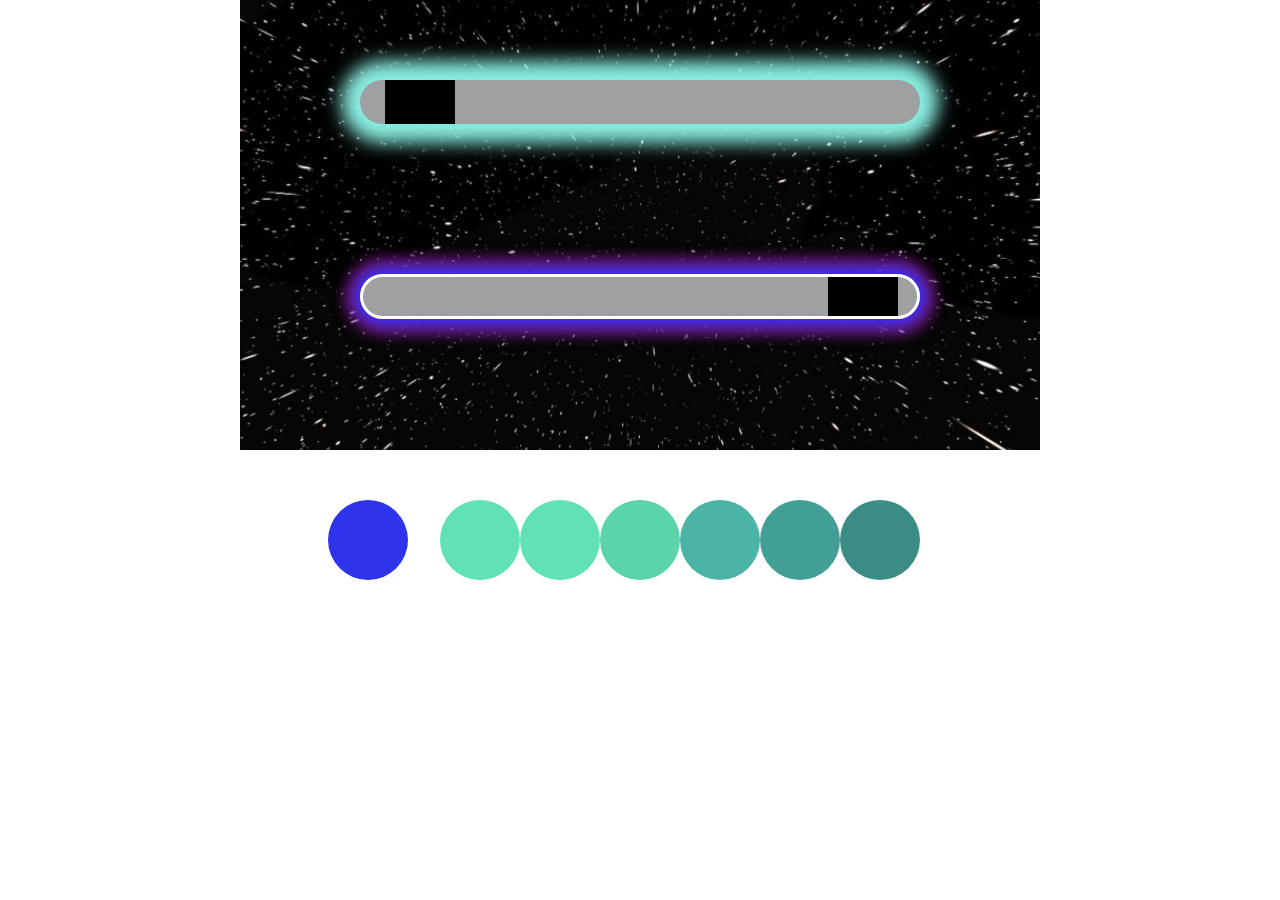
<file: lesson_10/index.html>
<!DOCTYPE html>
<html lang="en">
<head>
    <meta charset="UTF-8">
    <meta name="viewport" content="width=device-width, initial-scale=1.0">
    <link rel="stylesheet" href="style.css">
    <title>Анімації та трансформації</title>
</head>
<body>
    <div class="swords">
        <div class="one-sword">
            <div class="one-sword_hilt"></div>
        </div>
        <div class="two-swords">
            <div class="first-sword">
                <div class="first-sword_hilt"></div>
            </div>
            <div class="second-sword">
                <div class="second-sword_hilt"></div>
            </div>
        </div>
    </div>
    <div class="pendulum">
        <div class="circle"></div>
        <div class="circle"></div>
        <div class="circle"></div>
        <div class="circle"></div>
        <div class="circle"></div>
        <div class="circle"></div>
        <div class="circle"></div>
    </div>
</body>
</html>
</file>
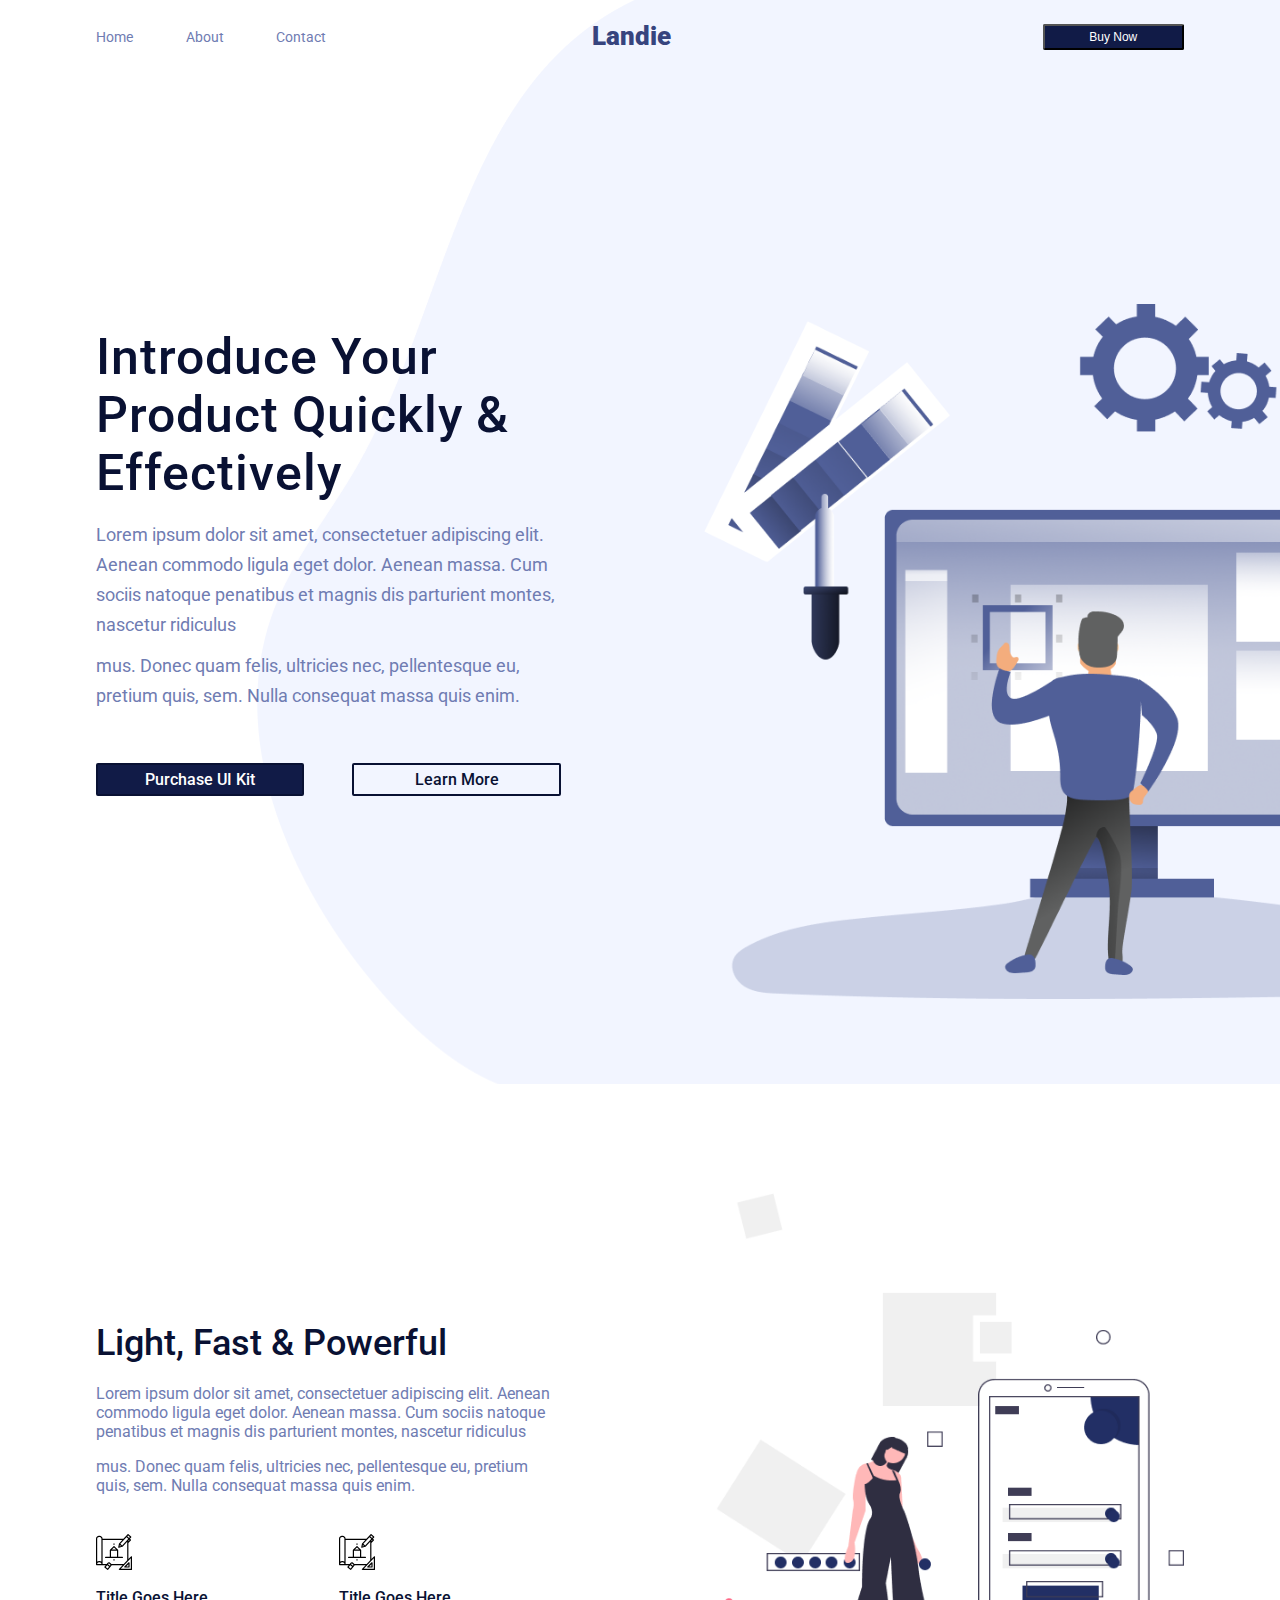
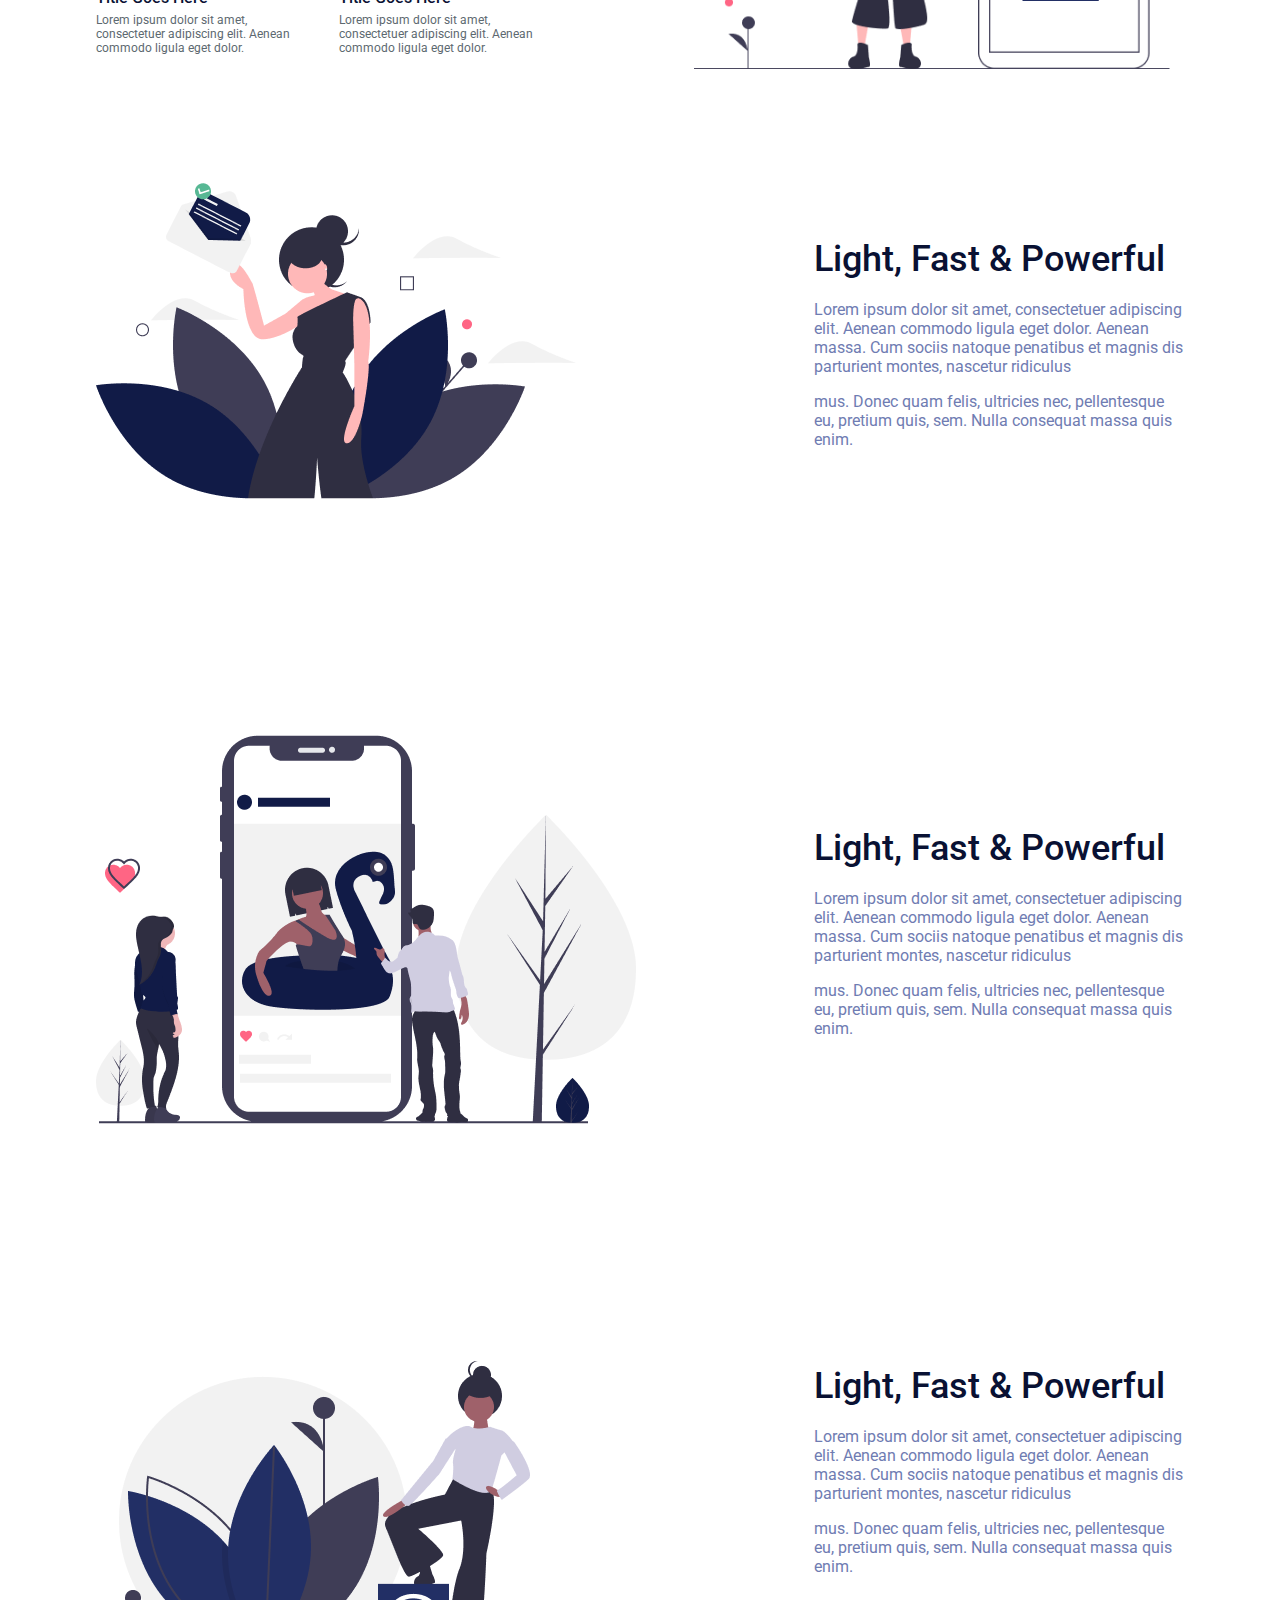
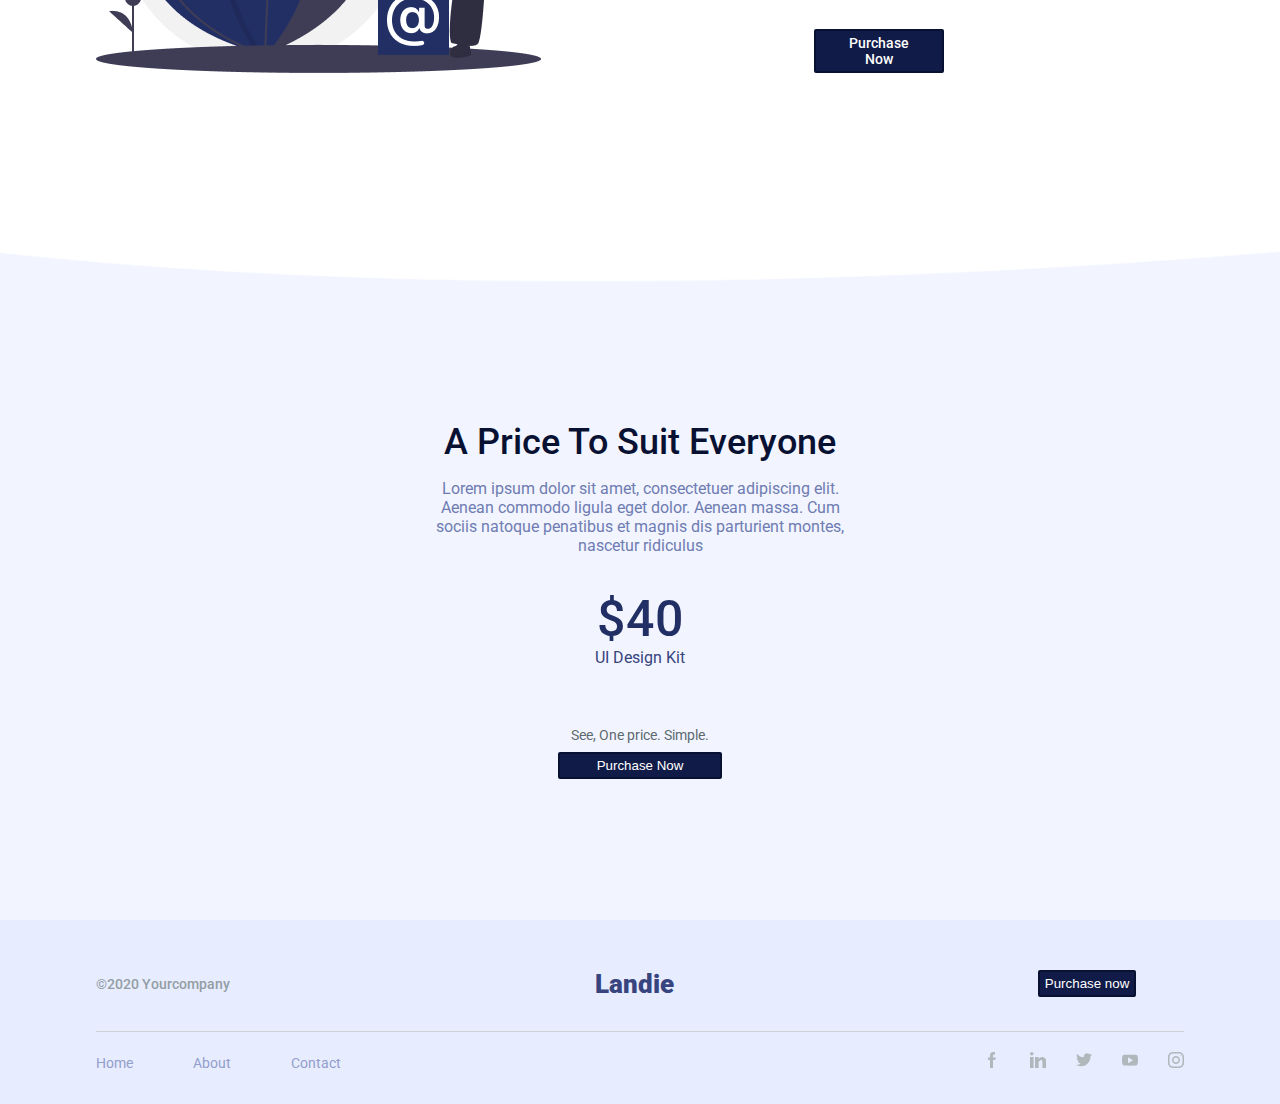
<file: lesson_12/index.html>
<!DOCTYPE html>
<html lang="en">
<head>
    <meta charset="UTF-8">
    <meta name="viewport" content="width=device-width, initial-scale=1.0">
    <link href="https://fonts.googleapis.com/css2?family=Roboto:wght@400;500;900&display=swap" rel="stylesheet">    
    <link rel="stylesheet" href="style.css">
    <title>Препроцесори</title>
</head>
<body>
    <div class="hero-wrap">
        <div class="container"> 
            <header class="header">
                <nav class="header-nav">
                    <ul class="header-nav-list">
                        <li class="header-nav-item">Home<a class="header-nav-link" href="#"> </a></li>
                        <li class="header-nav-item">About<a class="header-nav-link" href="#"> </a></li>
                        <li class="header-nav-item">Contact<a class="header-nav-link" href="#"> </a></li>
                    </ul>
                </nav>
                <h1 class="logo_text">Landie<a class="logo-link" href="#"></a></h1>
                <button class="buy-now_btn">Buy Now</button>
            </header>
            <section class="section-hero">
                <div class="section-hero_wrap">
                    <div class="section-hero_content">
                        <h1 class="hero-title">Introduce Your Product Quickly & Effectively</h1>
                        <p class="hero-text hero-text-indent">Lorem ipsum dolor sit amet, consectetuer adipiscing elit. Aenean commodo ligula eget dolor. Aenean massa. Cum sociis natoque penatibus et magnis dis parturient montes, nascetur ridiculus 
                        </p>
                        <p class="hero-text">mus. Donec quam felis, ultricies nec, pellentesque eu, pretium quis, sem. Nulla consequat massa quis enim.</p>
                        <div class="btn-links">
                            <a href="#" class="purchase">Purchase UI Kit</a>
                            <a href="#" class="learn-more">Learn More</a>
                        </div>
                    </div>
                    <div class="section-hero-img">
                        <img class="hero_img" src="images/hero_img.png" alt="men">
                    </div>
                </div>
            </section>
        </div>
    </div>
    <div class="container">
        <section class="about">
            <div class="about-wrap">
                <div class="content-wrap">
                    <h2 class="content-title">Light, Fast & Powerful</h2>
                    <p class="content-text">Lorem ipsum dolor sit amet, consectetuer adipiscing elit. Aenean commodo ligula eget dolor. Aenean massa. Cum sociis natoque penatibus et magnis dis parturient montes, nascetur ridiculus</p>
                    <p class="content-text">mus. Donec quam felis, ultricies nec, pellentesque eu, pretium quis, sem. Nulla consequat massa quis enim.
                    </p>
                    <div class="about-elements">
                        <div class="about-elements-item">
                            <svg class="about-elements-item-img" xmlns="http://www.w3.org/2000/svg" width="36" height="36" viewBox="0 0 36 36" fill="none">
                                <path fill-rule="evenodd" clip-rule="evenodd" d="M35.6226 22.2396C35.3938 22.1487 35.1326 22.2056 34.9626 22.3835L32.4001 25.0769V9.07898H32.4031L34.8481 6.43916C35.073 6.19611 35.0582 5.81629 34.8148 5.59136L34.8143 5.59081L33.9343 4.77184L35.1571 3.45193C35.3817 3.2086 35.3666 2.82905 35.1233 2.6044L32.4833 0.15957C32.2402 -0.0653583 31.8606 -0.0508025 31.6357 0.192527L27.3697 4.79848H6.60004C6.59811 3.14241 5.25613 1.80053 3.59995 1.79861H3.00009C1.3439 1.80053 0.00192261 3.14241 0 4.79848V30.5966C0 30.9278 0.268616 31.1964 0.600128 31.1964H9.6828L8.42267 32.7094C8.21091 32.9642 8.24551 33.3424 8.50012 33.5542L11.2668 35.8575C11.5214 36.0696 11.8998 36.035 12.1119 35.7804L12.1122 35.7801L15.1831 32.0909C15.3951 31.8355 15.5316 31.5254 15.5767 31.1964H26.571L22.965 34.9828C22.7368 35.2229 22.7464 35.6027 22.9864 35.8309C23.0979 35.9369 23.246 35.9962 23.4001 35.996H35.3999C35.7314 35.996 36 35.7274 36 35.3962V22.7971C36 22.5516 35.8506 22.3308 35.6226 22.2396ZM33.5597 6.05832L32.3998 7.31286V6.43045L33.1197 5.65048L33.5597 6.05832ZM31.2 5.96V5.95149H31.2071L32.2385 4.8381L30.4763 3.20785L24.3635 9.81344L26.1257 11.4437L31.2 5.96ZM24.9732 12.011L23.593 12.4136L23.8877 11.0061L24.9732 12.011ZM33.8683 3.07595L32.107 1.44653L31.2915 2.32729L33.0532 3.95836L33.8683 3.07595ZM3.00049 2.99851H3.60034C4.5946 2.99851 5.40045 3.8043 5.40045 4.79849V27.6124C4.88409 27.2153 4.25156 26.9988 3.60034 26.9966H3.00049C2.349 26.9988 1.71674 27.2153 1.20038 27.6124V4.79849C1.20038 3.8043 2.00623 2.99851 3.00049 2.99851ZM3.60034 28.1966H3.00049C2.00623 28.1966 1.20038 29.0027 1.20038 29.9966H5.40045C5.40045 29.0027 4.5946 28.1966 3.60034 28.1966ZM14.2611 31.3235L13.8771 31.7843L12.0328 30.2491L12.4162 29.7877C12.6282 29.5331 13.0064 29.4985 13.261 29.7105C13.2613 29.7105 13.2613 29.7108 13.2616 29.7108L14.1836 30.4765C14.4385 30.6883 14.4734 31.0664 14.2616 31.3213L14.2611 31.3218V31.3235ZM9.72949 33.0162L11.5741 34.5514L13.1094 32.7066L11.2651 31.1711L9.72949 33.0162ZM15.3247 29.9966C15.225 29.8304 15.099 29.6818 14.9515 29.5563L14.0294 28.789C13.2654 28.1529 12.1305 28.2564 11.4944 29.0205L10.6803 29.9966H6.60022V5.99843H26.2597L23.0756 9.43909C23.03 9.49045 22.9937 9.54977 22.9688 9.61376C22.9616 9.63106 22.9561 9.64726 22.9501 9.66539C22.9479 9.67226 22.9451 9.67917 22.9424 9.68616C22.938 9.69735 22.9336 9.70876 22.9308 9.72059L22.2145 13.1451C22.147 13.4694 22.3552 13.7872 22.6795 13.8547C22.7759 13.8748 22.8756 13.8709 22.9698 13.8435L26.33 12.8644C26.3384 12.8617 26.346 12.8579 26.3536 12.8541C26.3602 12.8508 26.3668 12.8476 26.3737 12.8451C26.3888 12.8397 26.4044 12.832 26.4207 12.824C26.4879 12.7935 26.5489 12.7504 26.6006 12.6974L31.2003 7.72672V26.3367L27.7143 29.9966H15.3247ZM24.7997 34.796H34.8V24.2968L24.7997 34.796ZM28.8005 33.5962C28.5577 33.5962 28.3388 33.4501 28.246 33.226C28.1532 33.0019 28.2045 32.7437 28.3762 32.572L32.5763 28.3726C32.6886 28.26 32.8413 28.1968 33.0003 28.1968C33.3316 28.1968 33.6005 28.4651 33.6005 28.7966V32.9964C33.6005 33.3276 33.3318 33.5962 33.0003 33.5962H28.8005ZM32.4003 32.3962V30.2447L30.2486 32.3962H32.4003ZM22.2001 22.7971H26.3999C26.7314 22.7971 27 23.0656 27 23.3969C27 23.7283 26.7314 23.9969 26.4001 23.9969H9.60013C9.26862 23.9969 9 23.7283 9 23.3969C9 23.0656 9.26862 22.7971 9.60013 22.7971H13.7999V16.1975C13.8005 16.0385 13.8634 15.8858 13.9752 15.7726L17.5751 12.173C17.8094 11.9387 18.1892 11.9387 18.4235 12.173L22.0235 15.7726C22.1358 15.8855 22.1992 16.0382 22.2001 16.1975V22.7971ZM20.1521 15.5974L18.0004 13.4459L15.8488 15.5974H20.1521ZM14.9999 16.7974H21.0001V22.7971H14.9999V16.7974ZM17.3997 9.59816H18.6V10.7981H17.3997V9.59816ZM18.6 25.1969H17.3997V26.3968H18.6V25.1969Z" fill="black"/>
                            </svg>
                            <h4 class="about-elements-item-title">Title Goes Here</h4>
                            <p class="about-elements-item-text">Lorem ipsum dolor sit amet, consectetuer adipiscing elit. Aenean commodo ligula eget dolor.</p>
                        </div>
                        <div class="about-elements-item">
                            <svg class="about-elements-item-img" xmlns="http://www.w3.org/2000/svg" width="36" height="36" viewBox="0 0 36 36" fill="none">
                                <path fill-rule="evenodd" clip-rule="evenodd" d="M35.6226 22.2396C35.3938 22.1487 35.1326 22.2056 34.9626 22.3835L32.4001 25.0769V9.07898H32.4031L34.8481 6.43916C35.073 6.19611 35.0582 5.81629 34.8148 5.59136L34.8143 5.59081L33.9343 4.77184L35.1571 3.45193C35.3817 3.2086 35.3666 2.82905 35.1233 2.6044L32.4833 0.15957C32.2402 -0.0653583 31.8606 -0.0508025 31.6357 0.192527L27.3697 4.79848H6.60004C6.59811 3.14241 5.25613 1.80053 3.59995 1.79861H3.00009C1.3439 1.80053 0.00192261 3.14241 0 4.79848V30.5966C0 30.9278 0.268616 31.1964 0.600128 31.1964H9.6828L8.42267 32.7094C8.21091 32.9642 8.24551 33.3424 8.50012 33.5542L11.2668 35.8575C11.5214 36.0696 11.8998 36.035 12.1119 35.7804L12.1122 35.7801L15.1831 32.0909C15.3951 31.8355 15.5316 31.5254 15.5767 31.1964H26.571L22.965 34.9828C22.7368 35.2229 22.7464 35.6027 22.9864 35.8309C23.0979 35.9369 23.246 35.9962 23.4001 35.996H35.3999C35.7314 35.996 36 35.7274 36 35.3962V22.7971C36 22.5516 35.8506 22.3308 35.6226 22.2396ZM33.5597 6.05832L32.3998 7.31286V6.43045L33.1197 5.65048L33.5597 6.05832ZM31.2 5.96V5.95149H31.2071L32.2385 4.8381L30.4763 3.20785L24.3635 9.81344L26.1257 11.4437L31.2 5.96ZM24.9732 12.011L23.593 12.4136L23.8877 11.0061L24.9732 12.011ZM33.8683 3.07595L32.107 1.44653L31.2915 2.32729L33.0532 3.95836L33.8683 3.07595ZM3.00049 2.99851H3.60034C4.5946 2.99851 5.40045 3.8043 5.40045 4.79849V27.6124C4.88409 27.2153 4.25156 26.9988 3.60034 26.9966H3.00049C2.349 26.9988 1.71674 27.2153 1.20038 27.6124V4.79849C1.20038 3.8043 2.00623 2.99851 3.00049 2.99851ZM3.60034 28.1966H3.00049C2.00623 28.1966 1.20038 29.0027 1.20038 29.9966H5.40045C5.40045 29.0027 4.5946 28.1966 3.60034 28.1966ZM14.2611 31.3235L13.8771 31.7843L12.0328 30.2491L12.4162 29.7877C12.6282 29.5331 13.0064 29.4985 13.261 29.7105C13.2613 29.7105 13.2613 29.7108 13.2616 29.7108L14.1836 30.4765C14.4385 30.6883 14.4734 31.0664 14.2616 31.3213L14.2611 31.3218V31.3235ZM9.72949 33.0162L11.5741 34.5514L13.1094 32.7066L11.2651 31.1711L9.72949 33.0162ZM15.3247 29.9966C15.225 29.8304 15.099 29.6818 14.9515 29.5563L14.0294 28.789C13.2654 28.1529 12.1305 28.2564 11.4944 29.0205L10.6803 29.9966H6.60022V5.99843H26.2597L23.0756 9.43909C23.03 9.49045 22.9937 9.54977 22.9688 9.61376C22.9616 9.63106 22.9561 9.64726 22.9501 9.66539C22.9479 9.67226 22.9451 9.67917 22.9424 9.68616C22.938 9.69735 22.9336 9.70876 22.9308 9.72059L22.2145 13.1451C22.147 13.4694 22.3552 13.7872 22.6795 13.8547C22.7759 13.8748 22.8756 13.8709 22.9698 13.8435L26.33 12.8644C26.3384 12.8617 26.346 12.8579 26.3536 12.8541C26.3602 12.8508 26.3668 12.8476 26.3737 12.8451C26.3888 12.8397 26.4044 12.832 26.4207 12.824C26.4879 12.7935 26.5489 12.7504 26.6006 12.6974L31.2003 7.72672V26.3367L27.7143 29.9966H15.3247ZM24.7997 34.796H34.8V24.2968L24.7997 34.796ZM28.8005 33.5962C28.5577 33.5962 28.3388 33.4501 28.246 33.226C28.1532 33.0019 28.2045 32.7437 28.3762 32.572L32.5763 28.3726C32.6886 28.26 32.8413 28.1968 33.0003 28.1968C33.3316 28.1968 33.6005 28.4651 33.6005 28.7966V32.9964C33.6005 33.3276 33.3318 33.5962 33.0003 33.5962H28.8005ZM32.4003 32.3962V30.2447L30.2486 32.3962H32.4003ZM22.2001 22.7971H26.3999C26.7314 22.7971 27 23.0656 27 23.3969C27 23.7283 26.7314 23.9969 26.4001 23.9969H9.60013C9.26862 23.9969 9 23.7283 9 23.3969C9 23.0656 9.26862 22.7971 9.60013 22.7971H13.7999V16.1975C13.8005 16.0385 13.8634 15.8858 13.9752 15.7726L17.5751 12.173C17.8094 11.9387 18.1892 11.9387 18.4235 12.173L22.0235 15.7726C22.1358 15.8855 22.1992 16.0382 22.2001 16.1975V22.7971ZM20.1521 15.5974L18.0004 13.4459L15.8488 15.5974H20.1521ZM14.9999 16.7974H21.0001V22.7971H14.9999V16.7974ZM17.3997 9.59816H18.6V10.7981H17.3997V9.59816ZM18.6 25.1969H17.3997V26.3968H18.6V25.1969Z" fill="black"/>
                            </svg>
                            <h4 class="about-elements-item-title">Title Goes Here</h4>
                            <p class="about-elements-item-text">Lorem ipsum dolor sit amet, consectetuer adipiscing elit. Aenean commodo ligula eget dolor.</p>
                        </div>
                    </div>
                </div>
                <div class="about-section-img">
                    <img src="images/light_fasrt_section.png" alt="image">
                </div>
            </div>
        </section>
        <section class="about-details">
            <div class="about-details-item">
                <div class="img-wrap">
                    <img class="img1" src="images/img1.png" alt="photo">
                </div>
                <div class="content-wrap">
                    <h2 class="content-title">Light, Fast & Powerful</h2>
                    <p class="content-text">Lorem ipsum dolor sit amet, consectetuer adipiscing elit. Aenean commodo ligula eget dolor. Aenean massa. Cum sociis natoque penatibus et magnis dis parturient montes, nascetur ridiculus</p>
                    <p class="content-text">mus. Donec quam felis, ultricies nec, pellentesque eu, pretium quis, sem. Nulla consequat massa quis enim.
                    </p>
                </div>
            </div>
            <div class="about-details-item">
                <div class="img-wrap">
                    <img src="images/img2.png" alt="photo">
                </div>
                <div class="content-wrap">
                    <h2 class="content-title">Light, Fast & Powerful</h2>
                    <p class="content-text">Lorem ipsum dolor sit amet, consectetuer adipiscing elit. Aenean commodo ligula eget dolor. Aenean massa. Cum sociis natoque penatibus et magnis dis parturient montes, nascetur ridiculus</p>
                    <p class="content-text">mus. Donec quam felis, ultricies nec, pellentesque eu, pretium quis, sem. Nulla consequat massa quis enim.
                    </p>
                </div>
            </div>
            <div class="about-details-item">
                <div class="img-wrap">
                    <img src="images/img3.png" alt="photo">
                </div>
                <div class="content-wrap">
                    <h2 class="content-title">Light, Fast & Powerful</h2>
                    <p class="content-text">Lorem ipsum dolor sit amet, consectetuer adipiscing elit. Aenean commodo ligula eget dolor. Aenean massa. Cum sociis natoque penatibus et magnis dis parturient montes, nascetur ridiculus</p>
                    <p class="content-text">mus. Donec quam felis, ultricies nec, pellentesque eu, pretium quis, sem. Nulla consequat massa quis enim.
                    </p>
                    <a href="#" class="about-details-btn">Purchase Now</a>
                </div>
            </div>
        </section>
    </div>
    <section class="price">
        <div class="container">
            <h3 class="price-title">A Price To Suit Everyone</h3>
            <p class="price-text">Lorem ipsum dolor sit amet, consectetuer adipiscing elit. Aenean commodo ligula eget dolor. Aenean massa. Cum sociis natoque penatibus et magnis dis parturient montes, nascetur ridiculus </p>
            <p class="price-value">$40</p>
            <p class="price-value-sign">UI Design Kit</p>
            <p class="price-pre-button-text">See, One price. Simple.</p>
            <button class="price-purchase">Purchase Now</button>
        </div>
    </section>
    <footer class="footer">
        <div class="container">
            <div class="footer-wrap">
                <div class="footer-info">
                    <p class="copyright">&#169;2020 Yourcompany</p>
                    <h1 class="logo_text">Landie<a class="logo-link" href="#"></a></h1>
                    <button class="price-purchase">Purchase now</button>
                </div>  
                <div class="footer-links">
                    <nav class="nav-menu">
                        <ul class="nav-list">
                            <li class="nav-item">
                                <a href="" class="nav-link">Home</a>
                            </li>
                            <li class="nav-item">
                                <a href="" class="nav-link">About</a>
                            </li>
                            <li class="nav-item">
                                <a href="" class="nav-link">Contact</a>
                            </li>
                        </ul>
                    </nav>
                    <div class="footer-social">
                        <a href="#" class="soial-item-link">
                            <svg class="soial-item" xmlns="http://www.w3.org/2000/svg" width="16" height="16" viewBox="0 0 16 16" fill="none">
                                <path d="M9 5.5V3.5C9 2.948 9.448 2.5 10 2.5H11V0H9C7.343 0 6 1.343 6 3V5.5H4V8H6V16H9V8H11L12 5.5H9Z" fill="#B0B8BC"/>
                            </svg>
                        </a>
                        <a href="#" class="soial-item-link">
                            <svg class="soial-item" xmlns="http://www.w3.org/2000/svg" width="16" height="16" viewBox="0 0 16 16" fill="none">
                                <path fill-rule="evenodd" clip-rule="evenodd" d="M3.5 1.75C3.5 2.7165 2.7165 3.5 1.75 3.5C0.783502 3.5 0 2.7165 0 1.75C0 0.783502 0.783502 0 1.75 0C2.7165 0 3.5 0.783502 3.5 1.75ZM0 5H3.578V16H0V5ZM13.2998 5.12119C13.2954 5.11973 13.2909 5.11825 13.2864 5.11678C13.2616 5.10856 13.2367 5.10033 13.21 5.093C13.162 5.082 13.114 5.073 13.065 5.065C12.875 5.027 12.667 5 12.423 5C10.337 5 9.014 6.517 8.578 7.103V5H5V16H8.578V10C8.578 10 11.282 6.234 12.423 9V16H16V8.577C16 6.915 14.861 5.53 13.324 5.129C13.3159 5.12643 13.3078 5.12382 13.2998 5.12119Z" fill="#B0B8BC"/>
                            </svg>
                        </a>
                        <a href="#" class="soial-item-link">
                            <svg class="soial-item" xmlns="http://www.w3.org/2000/svg" width="16" height="16" viewBox="0 0 16 16" fill="none">
                                <path d="M16 2.87225C15.405 3.13325 14.771 3.30625 14.11 3.39025C14.79 2.98425 15.309 2.34625 15.553 1.57725C14.919 1.95525 14.219 2.22225 13.473 2.37125C12.871 1.73025 12.013 1.33325 11.077 1.33325C9.261 1.33325 7.799 2.80725 7.799 4.61425C7.799 4.87425 7.821 5.12425 7.875 5.36225C5.148 5.22925 2.735 3.92225 1.114 1.93125C0.831 2.42225 0.665 2.98425 0.665 3.58925C0.665 4.72525 1.25 5.73225 2.122 6.31525C1.595 6.30525 1.078 6.15225 0.64 5.91125C0.64 5.92125 0.64 5.93425 0.64 5.94725C0.64 7.54125 1.777 8.86525 3.268 9.17025C3.001 9.24325 2.71 9.27825 2.408 9.27825C2.198 9.27825 1.986 9.26625 1.787 9.22225C2.212 10.5213 3.418 11.4763 4.852 11.5073C3.736 12.3803 2.319 12.9063 0.785 12.9063C0.516 12.9063 0.258 12.8943 0 12.8613C1.453 13.7983 3.175 14.3333 5.032 14.3333C11.068 14.3333 14.368 9.33325 14.368 4.99925C14.368 4.85425 14.363 4.71425 14.356 4.57525C15.007 4.11325 15.554 3.53625 16 2.87225Z" fill="#B0B8BC"/>
                            </svg>
                        </a>
                        <a href="#" class="soial-item-link">
                            <svg class="soial-item" xmlns="http://www.w3.org/2000/svg" width="16" height="16" viewBox="0 0 16 16" fill="none">
                                <path fill-rule="evenodd" clip-rule="evenodd" d="M13.456 2.75875C14.415 2.81275 14.886 2.95475 15.32 3.72675C15.772 4.49775 16 5.82575 16 8.16475V8.16775V8.17275C16 10.5007 15.772 11.8387 15.321 12.6017C14.887 13.3737 14.416 13.5137 13.457 13.5787C12.498 13.6337 10.089 13.6667 8.002 13.6667C5.911 13.6667 3.501 13.6337 2.543 13.5777C1.586 13.5127 1.115 13.3727 0.677 12.6007C0.23 11.8377 0 10.4997 0 8.17175V8.16975V8.16675V8.16375C0 5.82575 0.23 4.49775 0.677 3.72675C1.115 2.95375 1.587 2.81275 2.544 2.75775C3.501 2.69375 5.911 2.66675 8.002 2.66675C10.089 2.66675 12.498 2.69375 13.456 2.75875ZM11 8.16675L6 5.16675V11.1667L11 8.16675Z" fill="#B0B8BC"/>
                            </svg>
                        </a>
                        <a href="#" class="soial-item-link">
                            <svg class="soial-item" xmlns="http://www.w3.org/2000/svg" width="16" height="16" viewBox="0 0 16 16" fill="none">
                                <path fill-rule="evenodd" clip-rule="evenodd" d="M5 0H11C13.761 0 16 2.239 16 5V11C16 13.761 13.761 16 11 16H5C2.239 16 0 13.761 0 11V5C0 2.239 2.239 0 5 0ZM11 14.5C12.93 14.5 14.5 12.93 14.5 11V5C14.5 3.07 12.93 1.5 11 1.5H5C3.07 1.5 1.5 3.07 1.5 5V11C1.5 12.93 3.07 14.5 5 14.5H11ZM4 8C4 5.791 5.791 4 8 4C10.209 4 12 5.791 12 8C12 10.209 10.209 12 8 12C5.791 12 4 10.209 4 8ZM5.5 8C5.5 9.378 6.622 10.5 8 10.5C9.378 10.5 10.5 9.378 10.5 8C10.5 6.621 9.378 5.5 8 5.5C6.622 5.5 5.5 6.621 5.5 8ZM12.833 3.7C12.833 3.99437 12.5944 4.233 12.3 4.233C12.0057 4.233 11.767 3.99437 11.767 3.7C11.767 3.40564 12.0057 3.167 12.3 3.167C12.5944 3.167 12.833 3.40564 12.833 3.7Z" fill="#B0B8BC"/>
                            </svg>
                        </a>
                    </div>
                </div>  
            </div>
        </div>
    </footer>
</body>
</html>
</file>
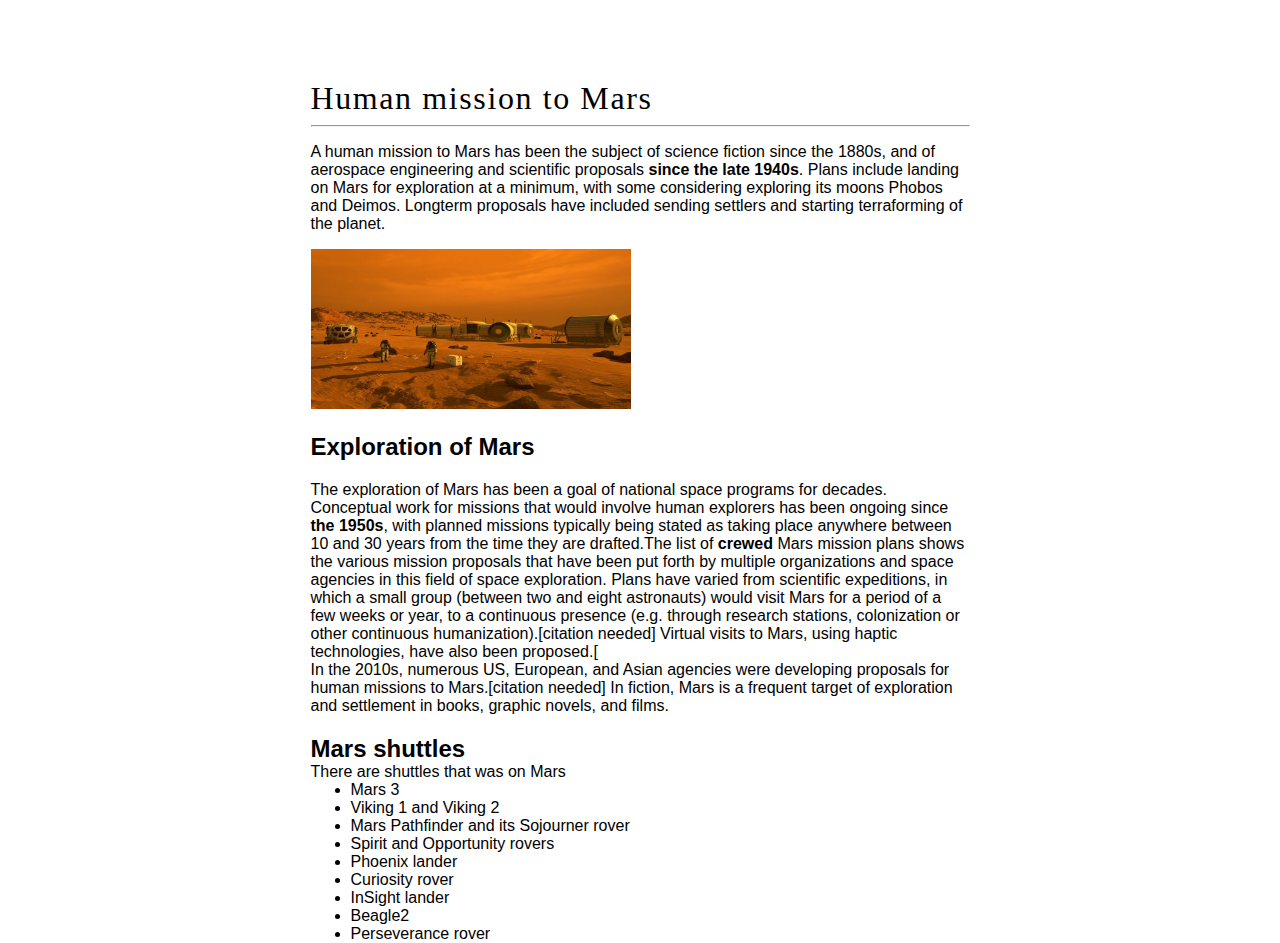
<file: lesson_2/index.html>
<!DOCTYPE html>
<html lang="en">
<head>
    <meta charset="UTF-8">
    <meta name="viewport" content="width=device-width, initial-scale=1.0">
    <link rel="stylesheet" type="text/css" href="style.css">
    <title>Mission to Mars</title>
</head>
<body>
    <header class="title">
        <h1>Human mission to Mars</h1>   
        <hr>
    </header>
    <section class="pre_text">
        <p>A human mission to Mars has been the subject of science fiction since the 1880s, and of aerospace engineering and scientific proposals <b>since the late 1940s</b>. Plans include landing on Mars for exploration at a minimum, with some considering exploring its moons Phobos and Deimos. Longterm proposals have included sending settlers and starting terraforming of the planet.</p>
        <img src="lesson_2_img/people_in_mars.jpg" 
        alt="People on Mars"
        title="Picture - People on Mars"
        width="320"
        height="160">
    </section>
    <section class="about_explioration">
        <h2>Exploration of Mars</h2>
        <p>The exploration of Mars has been a goal of national space programs for decades. Conceptual work for missions that would involve human explorers has been ongoing since <b>the 1950s</b>, with planned missions typically being stated as taking place anywhere between 10 and 30 years from the time they are drafted.The list of <b>crewed</b> Mars mission plans shows the various mission proposals that have been put forth by multiple organizations and space agencies in this field of space exploration. Plans have varied from scientific expeditions, in which a small group (between two and eight astronauts) would visit Mars for a period of a few weeks or year, to a continuous presence (e.g. through research stations, colonization or other continuous humanization).[citation needed] Virtual visits to Mars, using haptic technologies, have also been proposed.[<br>
            In the 2010s, numerous US, European, and Asian agencies were developing proposals for human missions to Mars.[citation needed] In fiction, Mars is a frequent target of exploration and settlement in books, graphic novels, and films.
            </p>
    </section>
    <section class="shuttles">
        <h2 class="shuttles_title">Mars shuttles</h2>
        <p class="shuttles-count">There are shuttles that was on Mars</p>
        <ul>
            <li>Mars 3</li>
            <li>Viking 1 and Viking 2</li>
            <li>Mars Pathfinder and its Sojourner rover</li>
            <li>Spirit and Opportunity rovers</li>
            <li>Phoenix lander</li>
            <li>Curiosity rover</li>
            <li>InSight lander</li>
            <li>Beagle2</li>
            <li>Perseverance rover</li>
        </ul>
    </section>
</body>
</html>
</file>
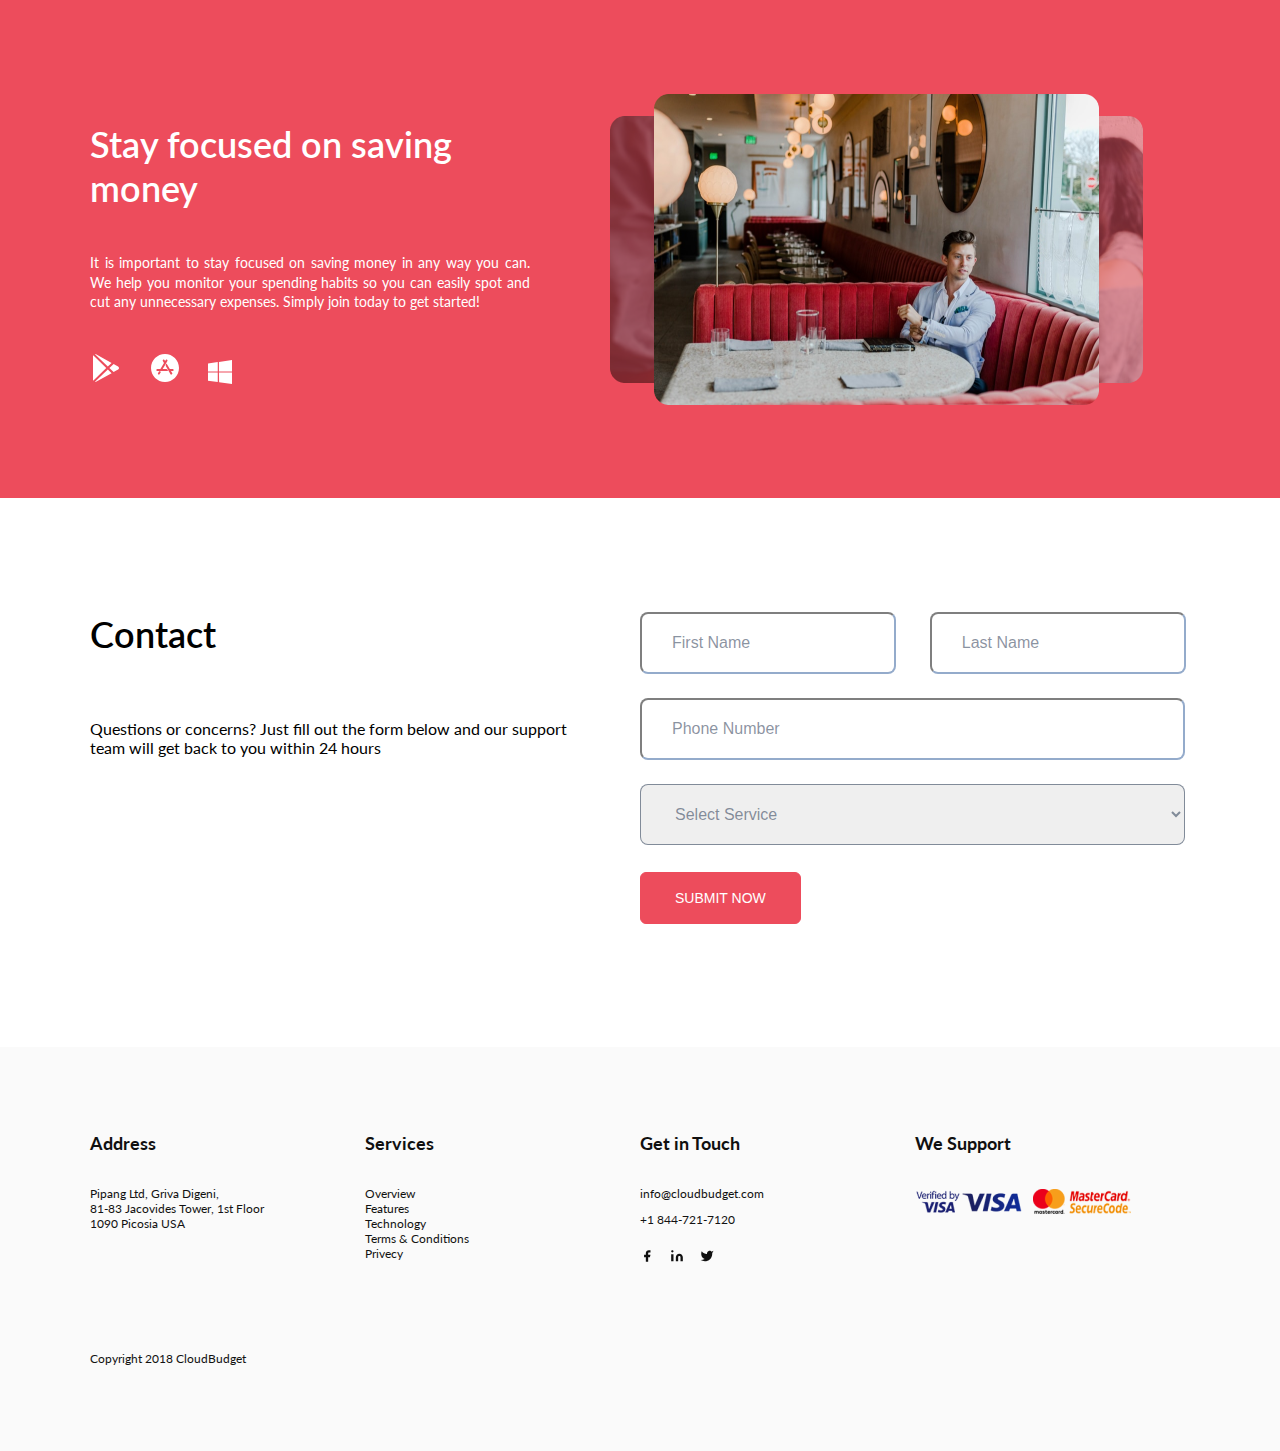
<file: lesson_4/index.html>
<!DOCTYPE html>
<html lang="en">
<head>
    <meta charset="UTF-8">
    <meta name="viewport" content="width=device-width, initial-scale=1.0">
    <link rel="stylesheet" href="style.css">
    <link rel="preconnect" href="https://fonts.googleapis.com">
    <link rel="preconnect" href="https://fonts.gstatic.com" crossorigin>
    <link href="https://fonts.googleapis.com/css2?family=Lato:wght@100;300;400;700;900&display=swap" rel="stylesheet">
    <title>Homework_4</title>
</head>
<body>
        <section class="main-section">
            <div class="main-wrapper">
                <div class="main-section_wrap">
                        <img class="image-slider" src="images/Slider.png" alt="picture">
                        <h1 class="main-section_title">Stay focused on saving money</h1>
                        <p class="main-section_text">It is important to stay focused on saving money in any way you can. We help you monitor your spending habits so you can easily spot and cut any unnecessary expenses. Simply join today to get started!
                        </p>
                        <img class="icon_playstore" src="images/icon_playstore.svg" alt="icon playstore">
                        <img class="icon_appstor" src="images/icons_apple_appstore.svg" alt="icon appstore">
                        <img class="icon_windows" src="images/icons_windows.svg" alt="icon windows">    
                </div>
            </div>
        </section>
        <section class="contact-section">
            <div class="main-wrapper contact-sectoin_wrap">
                <div class="contact-section_wrap_text">
                    <h2 class="contact-section_title">Contact</h2>
                    <p class="contact-section_text">Questions or concerns? Just fill out the form below and our support team will get back to you within 24 hours</p>
                </div>
                <div class="contact-section_wrap_table">
                    <form action="#" method="post">
                        <input class="form form_first-name" type="text" name="first name" placeholder="First Name">
                        <input class="form form-section_second-name" type="text" name="last name" placeholder="Last Name">
                        <input class="form form_tel" type="number" name="tel number" placeholder="Phone Number">
                        <select class="form form_selector" name="select" id="">
                            <option value="0">Select Service</option>
                            <option value="1">Question</option>
                            <option value="2">Concerns</option>
                        </select>
                        <button class="form_btn" type="submit">Submit Now</button>
                    </form>
                </div>
            </div>
        </section>
        <div class="clerfix"></div>
        <footer class="footer">
            <div class="main-wrapper">
                <div class="footer_colums">
                    <div class="footer_adress">
                        <h3 class="footer_adress_title">Address</h3>
                        <p class="footer_adress_text">Pipang Ltd, Griva Digeni,<br>
                            81-83 Jacovides Tower, 1st Floor
                            1090 Picosia USA</p>
                    </div>
                    <div class="footer_services">
                        <h3 class="footer_services_title">Services</h3>
                            <ul class="footer_services_links" >
                                <li><a href="Overview">Overview</a></li>
                                <li><a href="Features">Features</a> </li>
                                <li><a href="Technology">Technology</a></li>
                                <li><a href="Terms & Conditions">Terms & Conditions</a></li>
                                <li><a href="Privecy">Privecy</a></li>
                    </div>
                    <div class="footer_contact">
                        <h3 class="footer_contact_title">Get in Touch</h3>
                        <p class="footer_contact_text">info@cloudbudget.com</p>
                        <p class="footer_contact_tel">+1 844-721-7120</p>
                        <img src="images/feather-facebook.svg" alt="facebook">
                        <img src="images/feather-linkedin.svg" alt="linkedin">
                        <img src="images/feather-twitter.svg" alt="twitter">
                    </div>
                    <div class="footer_support">
                        <h3 class="footer_support_title">We Support</h3>
                        <img src="images/cards.png" alt="image cards">
                    </div>
                 </div>
                 <div class="clerfix"></div>
                 <p class="copyright">Copyright 2018 CloudBudget</p>
             </div>
        </footer>


</body>
</html>
</file>
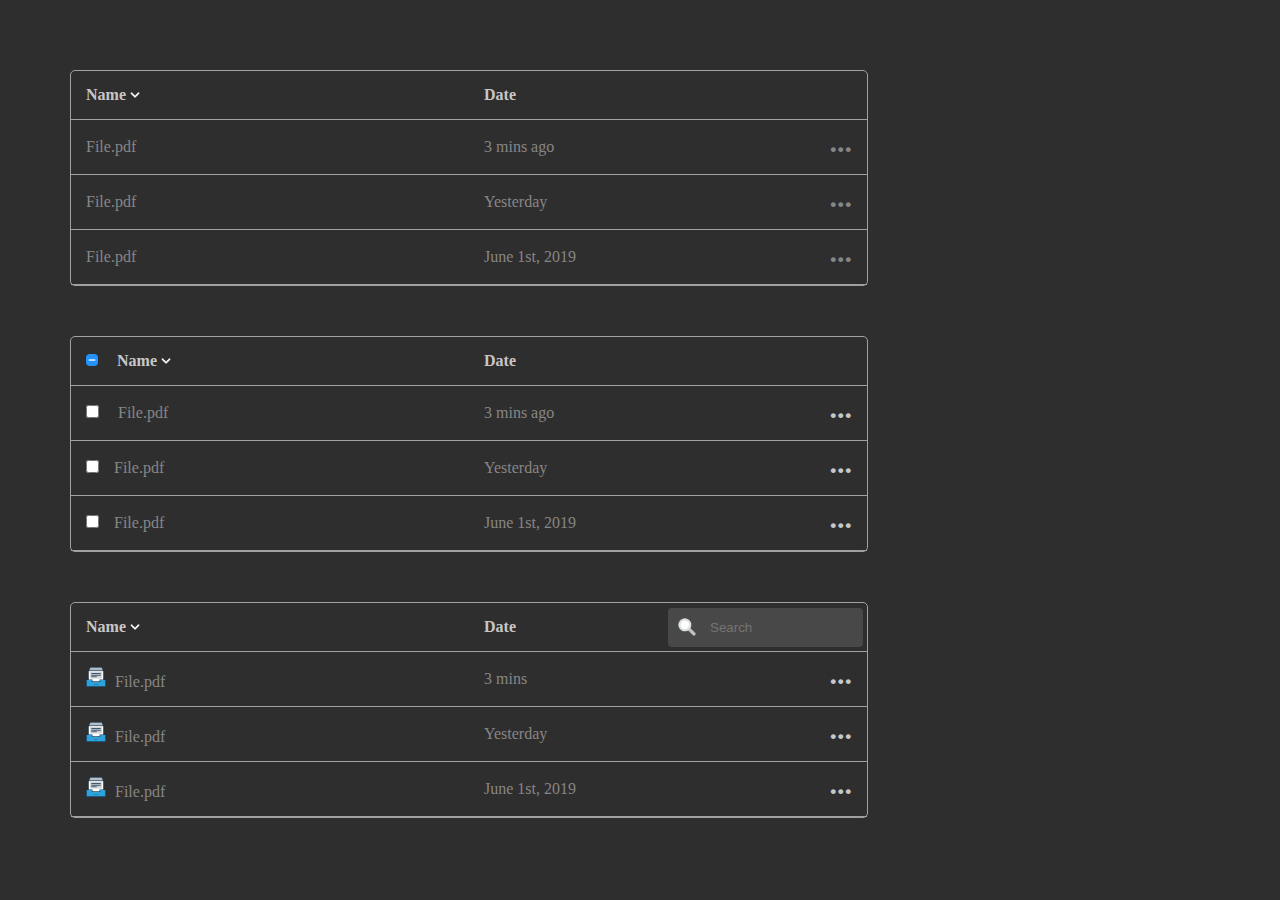
<file: lesson_5/index.html>
<!DOCTYPE html>
<html lang="en">
<head>
    <meta charset="UTF-8">
    <meta name="viewport" content="width=device-width, initial-scale=1.0">
    <link rel="stylesheet" href="style.css">
    <title>Homework_5</title>
</head>
<body>
    <div class="wrap ">    
    <table class="first_example" cellspacing="0">
    <tr>
        <th class="first-column">Name
            <img src="img/down-chevron.png" alt="down-chevron"
                    width="10"
                    height="10">
        </th>
        <th class="second-column">Date</th>
        <th></th>
    </tr>
    <tr>
        <td class="first-column">File.pdf</td>
        <td class="second-column">3 mins ago</td>
        <td class=" dots third-column">...</td>
    </tr>
    <tr>
        <td class="first-column">File.pdf</td>
        <td class="second-column">Yesterday</td>
        <td class=" dots third-column">...</td>
    </tr>
    <tr>
        <td class="first-column">File.pdf</td>
        <td class="second-column">June 1st, 2019</td>
        <td class=" dots third-column">...</td>
    </tr>
    </table>
    <table class="second_example" cellspacing="0">
        <tr>
            <th class="first-column"> 
                <img src="img/minus.png" alt="minus"
                width="12"
                height="12">
                Name
            <img src="img/down-chevron.png" alt="down-chevron"
                    width="10"
                    height="10">
                </th>
            <th class="second-column">Date</th>
            <th></th>
        </tr>
        <tr>
            <td class="first-column"><input type="checkbox" name="checkbox"> File.pdf</td>
            <td class="second-column">3 mins ago</td>
            <td class="dots third-column">...</td>
        </tr>
        <tr>
            <td class="first-column"><input type="checkbox" name="checkbox">File.pdf</td>
            <td class="second-column">Yesterday</td>
            <td class="dots third-column">...</td>
        </tr>
        <tr>
            <td class="first-column"><input type="checkbox" name="checkbox">File.pdf</td>
            <td class="second-column">June 1st, 2019</td>
            <td class="dots third-column">...</td>
        </tr>
        </tr>
    </table>
    <table class="third_example" cellspacing="0">
        <tr>
            <th class="first-column">Name
                <img src="img/down-chevron.png" alt="down-chevron"
                width="10"
                height="10">
            </th>
            <th class="second-column">Date</th>
            <th class="serch-form"> 
                <form method="post" action="#">
                    <input class="search" type="text" placeholder="Search" name="search" autocomplete="off">
                </form>
            </th>
        </tr>
        <tr>
            <td claass="first-column">
                <img src="img/files.png" alt="filesBox"
                width="20"
                height="20">
                File.pdf
            </td>
            <td class="second-column">3 mins</td>
            <td class="dots third-column">...</td>
        </tr>
        <tr>
            <td class="first-column">
                <img src="img/files.png" alt="filesBox"
                width="20"
                height="20">
                File.pdf</td>
            <td class="second-column">Yesterday</td>
            <td class="dots third-column">...</td>
        </tr>
        <tr>
            <td class="first-column">
                <img src="img/files.png" alt="filesBox"
                width="20"
                height="20">
                File.pdf</td>
            <td class="second-column">June 1st, 2019</td>
            <td class="dots third-column">...</td>
        </tr>
        </tr>
    </table>

    </div> 
</body>
</html>
</file>
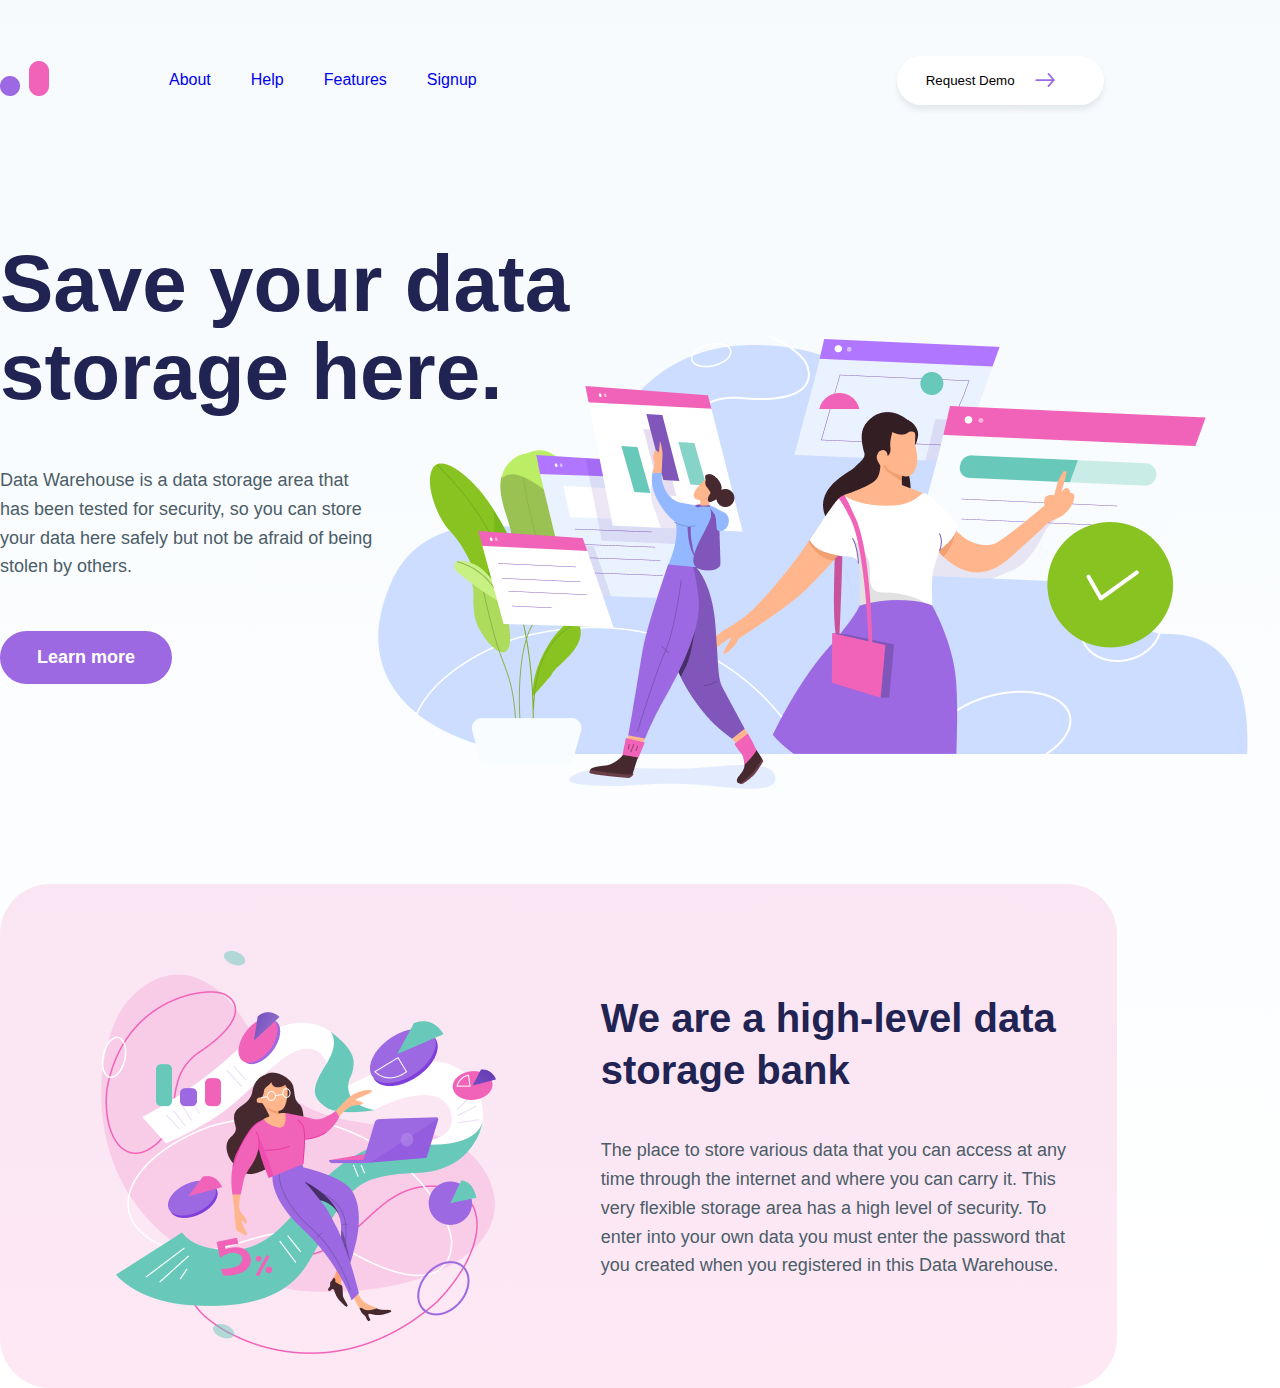
<file: lesson_6/index.html>
<!DOCTYPE html>
<html lang="en">
<head>
    <meta charset="UTF-8">
    <meta name="viewport" content="width=device-width, initial-scale=1.0">
    <link rel="stylesheet" href="style.css">
    <title>Document</title>
</head>
<body>
    <header class="header">
        <a class="logo" href="#">
            <img src="images/logo.png" alt="logo"
            width="49"
            height="35">
        </a>
        <nav class="header_nav">
            <ul class="header_nav_ul">
                <li class="header_nav_li"><a class="header_nav_link" href="#">About</a></li>
                <li class="header_nav_li"><a class="header_nav_link" href="#">Help</a></li>
                <li class="header_nav_li"><a class="header_nav_link" href="#">Features</a></li>
                <li class="header_nav_li"><a class="header_nav_link" href="#">Signup</a></li>
            </ul>
        </nav>
        <button class="header_btn">Request Demo 
            <svg class="header_btn_arrow" xmlns="http://www.w3.org/2000/svg" width="20" height="14" viewBox="0 0 22 16" fill="none">
                <path d="M15 15L21 8L15 1" stroke="#9C69E2" stroke-width="2" stroke-linecap="round" stroke-linejoin="round"/>
                <path d="M21 8H1" stroke="#9C69E2" stroke-width="2" stroke-linecap="round" stroke-linejoin="round"/>
            </svg>
        </button> 
    </header> 
    <section class="main">
        <div class="main_content">
            <h1 class="main_title">Save your data storage here.</h1>
            <p class="main_text">Data Warehouse is a data storage area that has been
                tested for security, so you can store your data here
                safely but not be afraid of being stolen by others.</p>
            <button class="main_btn">Learn more</button>
        </div>
            <img class="main_img" src="images/main_img.png" alt="picture"
            width="885"
            height="468">
    </section>
    <section class="explain">
        <img class="explain_img" src="images/image_explain.png" alt="image">
        <div class="explain_content">
        <h2 class="explain_title">We are a high-level data storage bank</h2>
        <p class="explain_text">The place to store various data that you can access at any time through the internet  and where you can carry it. 
            This very flexible storage area has a high level of security. To enter into your own data you must enter the password that you created when you registered in this Data Warehouse. 
        </p>
        </div>
    </section>
</body>
</html>
</file>
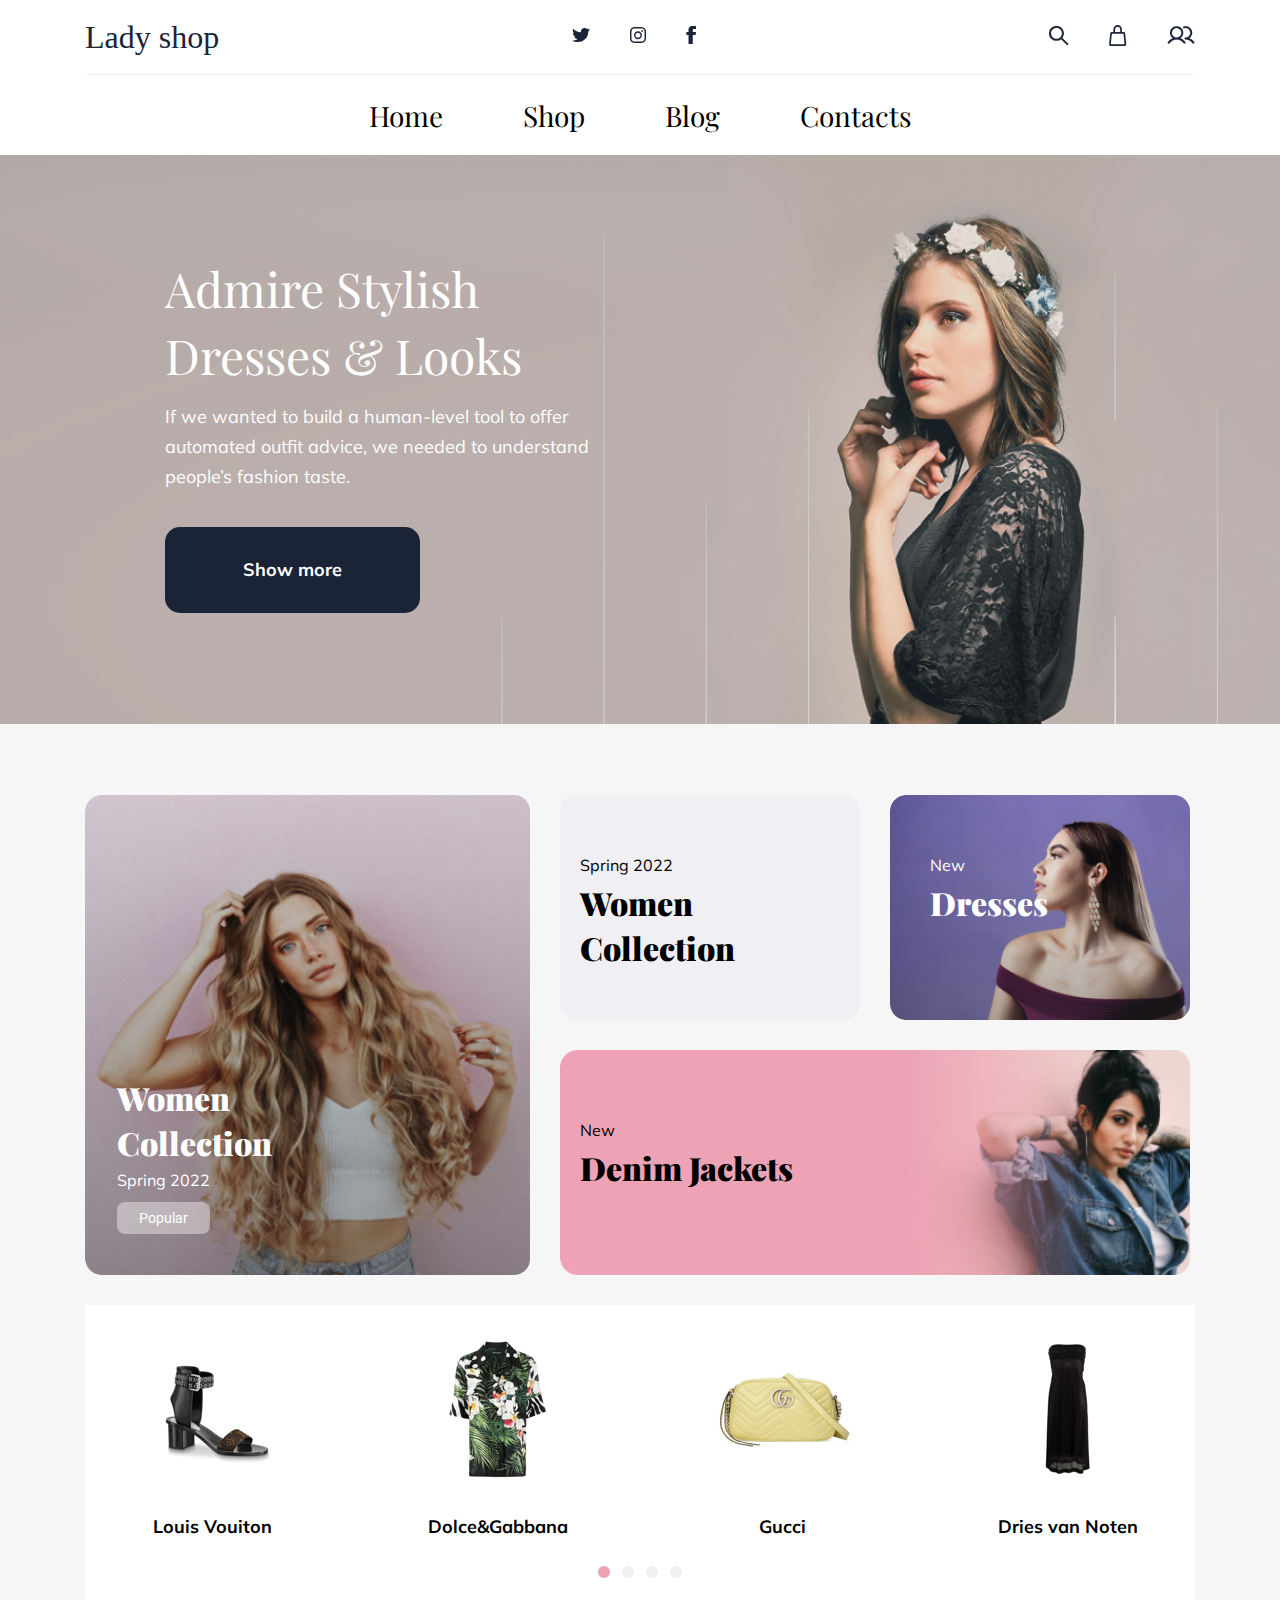
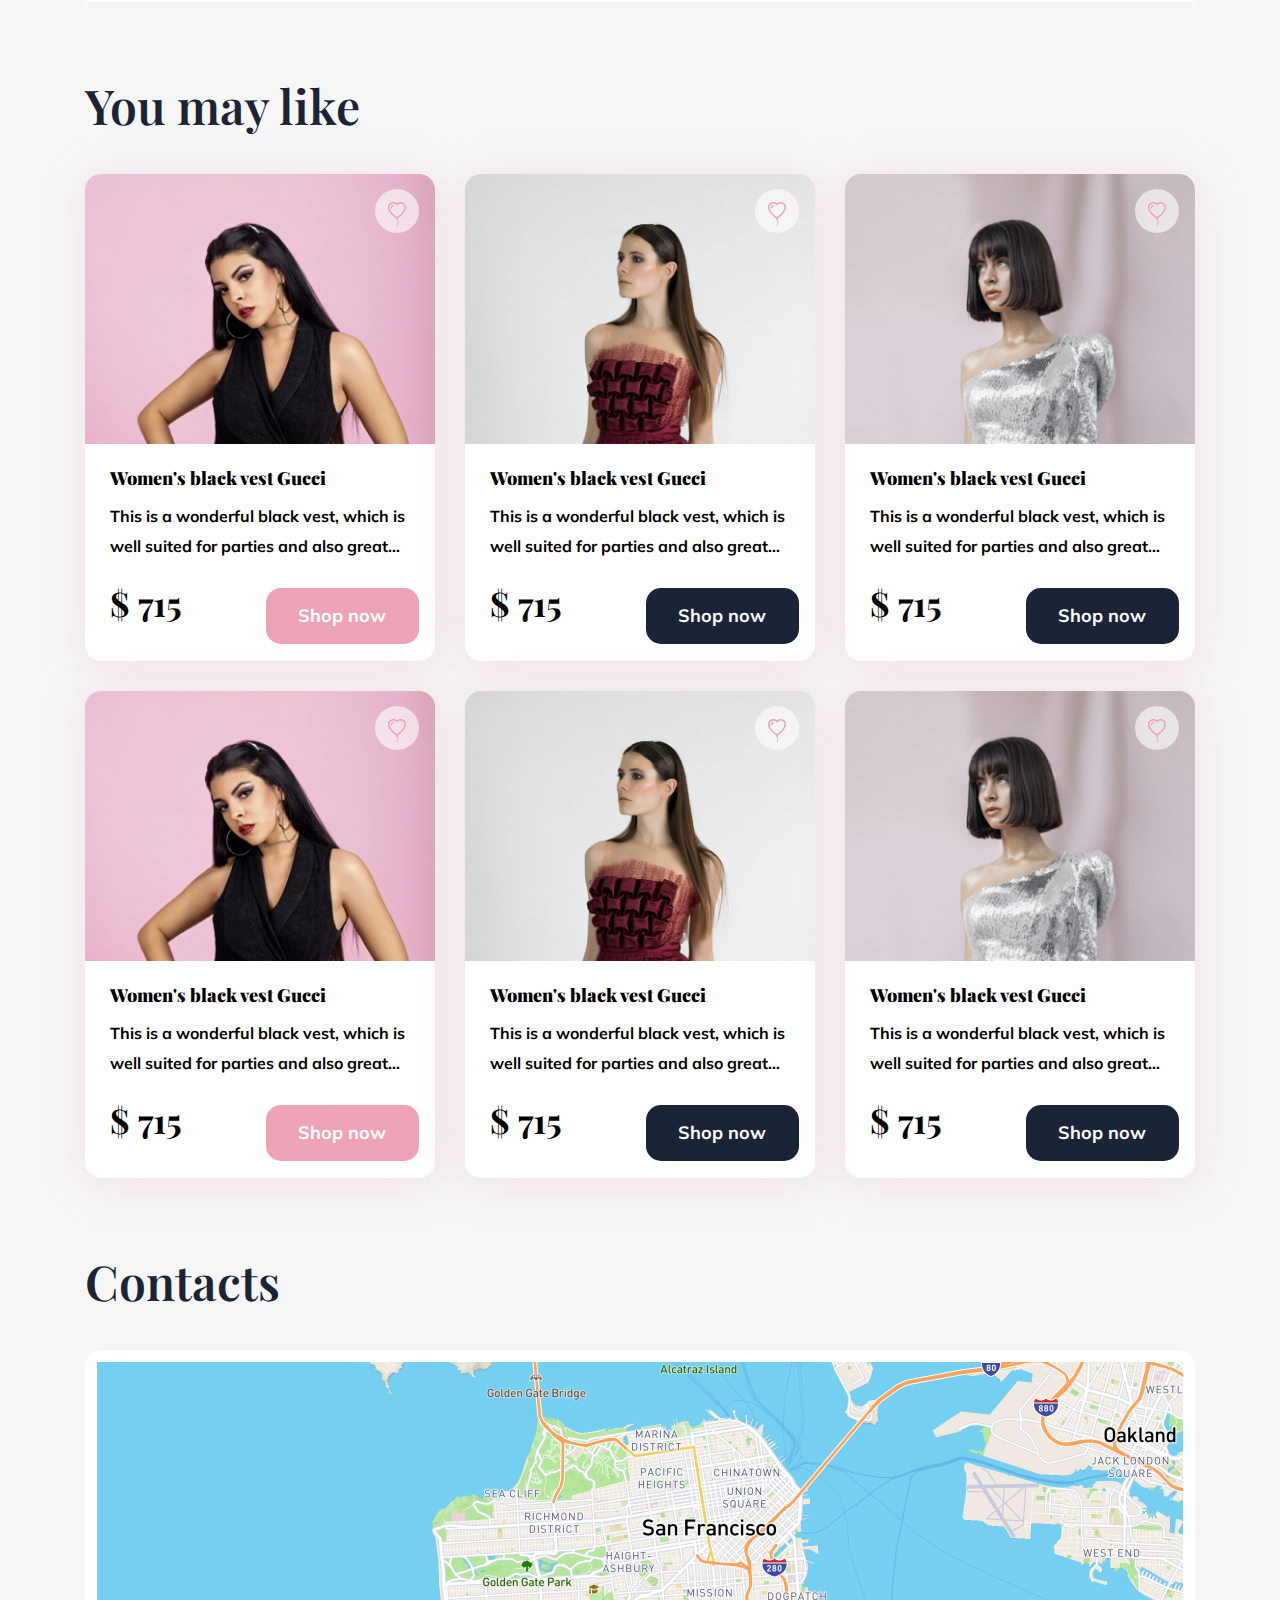
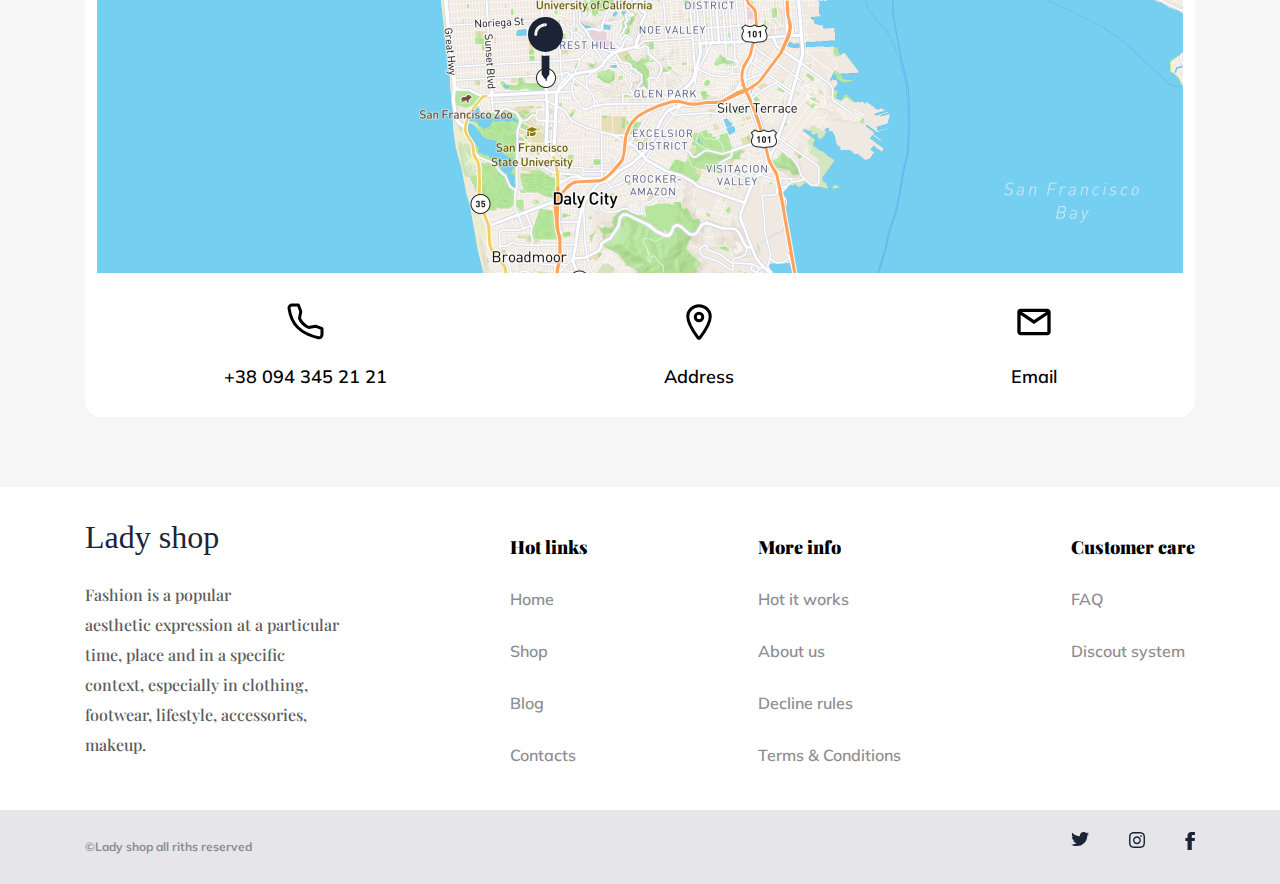
<file: lesson_7/index.html>
<!DOCTYPE html>
<html lang="en">
<head>
    <meta charset="UTF-8">
    <meta name="viewport" content="width=device-width, initial-scale=1.0">
    <link rel="stylesheet" href="style.css">
    <link rel="preconnect" href="https://fonts.googleapis.com">
    <link rel="preconnect" href="https://fonts.gstatic.com" crossorigin>
    <link href="https://fonts.googleapis.com/css2?family=Mulish:wght@400;600;700&family=Playfair+Display:wght@400;600;700;900&family=Roboto&family=Rochester&display=swap" rel="stylesheet">    <title>Homework_7_Grid</title>
</head>
<body>
    <header class="shop">
        <div class="conteiner">
            <div class="shop_header">
                <a href="#" class="shop_header_logo logo">Lady shop</a>
                <div class="shop_header_social">
                    <a href="#">
                    <svg class="twitter" xmlns="http://www.w3.org/2000/svg" width="18" height="14" viewBox="0 0 18 14" fill="none">
                        <g clip-path="url(#clip0_1_26)">
                        <path d="M18.1018 1.65738C17.4324 1.93846 16.7191 2.12476 15.9755 2.21522C16.7405 1.77799 17.3244 1.09092 17.5989 0.262769C16.8856 0.669845 16.0981 0.95738 15.2589 1.11784C14.5816 0.427538 13.6164 0 12.5634 0C10.5204 0 8.87564 1.58738 8.87564 3.53338C8.87564 3.81338 8.90039 4.08261 8.96115 4.33891C5.89326 4.19568 3.17863 2.78815 1.355 0.643999C1.03663 1.17276 0.849875 1.77799 0.849875 2.42953C0.849875 3.65291 1.508 4.73737 2.489 5.36522C1.89613 5.35445 1.3145 5.18968 0.82175 4.93014C0.82175 4.94091 0.82175 4.95491 0.82175 4.96891C0.82175 6.68552 2.10088 8.11137 3.77825 8.43983C3.47788 8.51844 3.1505 8.55614 2.81075 8.55614C2.5745 8.55614 2.336 8.54321 2.11213 8.49583C2.59025 9.89478 3.94701 10.9232 5.56026 10.9566C4.30475 11.8968 2.71063 12.4632 0.984876 12.4632C0.68225 12.4632 0.392004 12.4503 0.101753 12.4148C1.73638 13.4238 3.67363 14 5.76276 14C12.5532 14 16.2658 8.61537 16.2658 3.94799C16.2658 3.79184 16.2601 3.64107 16.2523 3.49138C16.9846 2.99384 17.6 2.37245 18.1018 1.65738Z" fill="#1B2437"/>
                        </g>
                        <defs>
                        <clipPath id="clip0_1_26">
                        <rect width="18" height="14" fill="white"/>
                        </clipPath>
                        </defs>
                    </svg></a>
                    <a href="#"><svg class="insta" xmlns="http://www.w3.org/2000/svg" width="16" height="16" viewBox="0 0 16 16" fill="none">
                        <g clip-path="url(#clip0_1_21)">
                        <path fill-rule="evenodd" clip-rule="evenodd" d="M15.9594 4.70406C15.9218 3.85391 15.7843 3.26945 15.5874 2.763C15.3842 2.22542 15.0715 1.74412 14.6619 1.34402C14.2618 0.937688 13.7772 0.62195 13.2458 0.421958C12.7362 0.22502 12.1547 0.0875417 11.3045 0.0500588C10.4478 0.0094014 10.1758 0 8.00312 0C5.83039 0 5.55844 0.0094015 4.70496 0.0468845C3.85465 0.0843674 3.27007 0.221968 2.76365 0.418784C2.22584 0.62195 1.74446 0.934512 1.34427 1.34402C0.937864 1.74412 0.62219 2.22859 0.422039 2.75994C0.225063 3.26945 0.0875585 3.85074 0.0500684 4.70088C0.0094031 5.55738 0 5.82928 0 8.0016C0 10.1739 0.00940288 10.4458 0.0468931 11.2991C0.084383 12.1493 0.22201 12.7338 0.418986 13.2402C0.62219 13.7778 0.937864 14.259 1.34427 14.6591C1.74446 15.0655 2.22902 15.3812 2.76047 15.5812C3.27007 15.7782 3.85147 15.9156 4.7019 15.9531C5.55526 15.9907 5.82734 16 8.00008 16C10.1728 16 10.4447 15.9907 11.2982 15.9531C12.1486 15.9156 12.7331 15.7782 13.2395 15.5812C14.315 15.1655 15.1654 14.3154 15.5811 13.2402C15.778 12.7306 15.9156 12.1493 15.9531 11.2991C15.9906 10.4458 16 10.1739 16 8.0016C16 5.82928 15.9968 5.55738 15.9594 4.70406ZM14.5182 11.2366C14.4838 12.018 14.3525 12.44 14.2431 12.7213C13.9742 13.4183 13.4209 13.9715 12.7237 14.2404C12.4423 14.3498 12.0173 14.481 11.2387 14.5154C10.3946 14.553 10.1415 14.5622 8.00632 14.5622C5.87106 14.5622 5.61474 14.553 4.77371 14.5154C3.99215 14.481 3.57011 14.3498 3.28875 14.2404C2.94182 14.1122 2.62602 13.909 2.3697 13.6434C2.10397 13.3839 1.90077 13.0713 1.77254 12.7245C1.66312 12.4431 1.53185 12.018 1.49753 11.2398C1.45992 10.3958 1.45064 10.1426 1.45064 8.00784C1.45064 5.87299 1.45992 5.61671 1.49753 4.77597C1.53185 3.99457 1.66312 3.57261 1.77254 3.2913C1.90077 2.94431 2.10397 2.6287 2.37287 2.3723C2.63225 2.10662 2.94487 1.90346 3.29193 1.77538C3.57329 1.66598 3.9985 1.53473 4.77688 1.5003C5.62096 1.46282 5.87423 1.45342 8.00936 1.45342C10.1478 1.45342 10.4009 1.46282 11.2419 1.5003C12.0234 1.53473 12.4455 1.66598 12.7269 1.77538C13.0738 1.90346 13.3896 2.10662 13.6459 2.3723C13.9117 2.63174 14.1149 2.94431 14.2431 3.2913C14.3525 3.57261 14.4838 3.99762 14.5182 4.77597C14.5557 5.61989 14.5651 5.87299 14.5651 8.00784C14.5651 10.1426 14.5557 10.3927 14.5182 11.2366ZM7.94654 4.27744C5.76776 4.27744 4 6.04508 4 8.224C4 10.4029 5.76776 12.1705 7.94654 12.1705C10.1254 12.1705 11.893 10.4029 11.893 8.224C11.893 6.04508 10.1254 4.27744 7.94654 4.27744ZM7.94654 10.784C6.53306 10.784 5.38652 9.6376 5.38652 8.224C5.38652 6.81038 6.53306 5.66396 7.94654 5.66396C9.36016 5.66396 10.5066 6.81038 10.5066 8.224C10.5066 9.6376 9.36016 10.784 7.94654 10.784ZM12.0491 5.04267C12.558 5.04267 12.9706 4.63013 12.9706 4.12134C12.9706 3.61242 12.558 3.2 12.0491 3.2C11.5403 3.2 11.1278 3.61242 11.1278 4.12134C11.1278 4.63013 11.5403 5.04267 12.0491 5.04267Z" fill="#1B2437"/>
                        </g>
                        <defs>
                        <clipPath id="clip0_1_21">
                        <rect width="16" height="16" fill="white"/>
                        </clipPath>
                        </defs>
                    </svg></a>
                    <a href="#"><svg class="facebook" xmlns="http://www.w3.org/2000/svg" width="10" height="18" viewBox="0 0 10 18" fill="none">
                        <g clip-path="url(#clip0_1_16)">
                        <path fill-rule="evenodd" clip-rule="evenodd" d="M6.78478 18V8.99896H9.62068L9.99649 5.89714H6.78478L6.78959 4.34465C6.78959 3.53565 6.87733 3.10217 8.20352 3.10217H9.97641V0H7.14011C3.73326 0 2.53413 1.50471 2.53413 4.03517V5.89749H0.410526V8.99931H2.53413V18H6.78478Z" fill="#1B2437"/>
                        </g>
                        <defs>
                        <clipPath id="clip0_1_16">
                        <rect width="10" height="18" fill="white"/>
                        </clipPath>
                        </defs>
                    </svg></a>
                </div>
                <div class="shop_header_user">
                    <a href="#"><svg class="search_icon" xmlns="http://www.w3.org/2000/svg" width="20" height="19" viewBox="0 0 20 19" fill="none">
                        <g clip-path="url(#clip0_1_43)">
                        <path d="M7.47981 13.8183C11.0817 13.8183 14.0015 10.9183 14.0015 7.34104C14.0015 3.76374 11.0817 0.86377 7.47981 0.86377C3.87795 0.86377 0.958069 3.76374 0.958069 7.34104C0.958069 10.9183 3.87795 13.8183 7.47981 13.8183Z" stroke="#1B2437" stroke-width="2"/>
                        <path d="M12.2624 12.0908L18.3494 18.1363" stroke="#1B2437" stroke-width="2" stroke-linecap="round"/>
                        </g>
                        <defs>
                        <clipPath id="clip0_1_43">
                        <rect width="20" height="19" fill="white"/>
                        </clipPath>
                        </defs>
                    </svg></a>
                    <a href="#"><svg class="cart_icon" xmlns="http://www.w3.org/2000/svg" width="18" height="21" viewBox="0 0 18 21" fill="none">
                        <g clip-path="url(#clip0_1_34)">
                        <path d="M11.2301 4.76389C11.2301 3.08001 10.0575 1.75 8.65865 1.75C7.30804 1.75 6.16836 2.98987 6.09136 4.591L6.08722 4.76389V7H4.37293V4.76389C4.37293 2.15222 6.2704 0 8.65865 0C10.9872 0 12.8492 2.04595 12.9408 4.5689L12.9444 4.76389V7H14.5615C15.3789 7 16.0628 7.60798 16.1419 8.40503L17.2225 19.2939C17.3074 20.149 16.6686 20.9096 15.7958 20.9927C15.7447 20.9976 15.6934 21 15.6421 21H1.67508C0.798129 21 0.0872192 20.3036 0.0872192 19.4444C0.0872192 19.3942 0.089706 19.3439 0.0946708 19.2939L1.1753 8.40503C1.2544 7.60798 1.93827 7 2.75571 7H11.2301V4.76389ZM14.4547 8.75H2.86258L1.8015 19.25H15.5158L14.4547 8.75Z" fill="#1B2437"/>
                        </g>
                        <defs>
                        <clipPath id="clip0_1_34">
                        <rect width="18" height="21" fill="white"/>
                        </clipPath>
                        </defs>
                    </svg></a>
                    <a href="#"><svg class="users_icon" xmlns="http://www.w3.org/2000/svg" width="28" height="28" viewBox="0 0 28 28" fill="none">
                        <path d="M16.0823 6.59341L16.0826 6.59415C16.1168 6.7143 16.1743 6.82652 16.2519 6.9244C16.3295 7.02228 16.4257 7.10388 16.5349 7.16455C16.6441 7.22521 16.7642 7.26375 16.8883 7.27794C17.0122 7.29211 17.1376 7.28176 17.2575 7.24748C17.6757 7.13598 18.1065 7.07809 18.5393 7.07519C19.7957 7.07525 21.0006 7.57437 21.889 8.46277C22.7774 9.35122 23.2766 10.5562 23.2766 11.8127C23.2766 13.0691 22.7774 14.2741 21.889 15.1626C21.0005 16.0511 19.7955 16.5502 18.5391 16.5502C18.2871 16.5502 18.0455 16.6503 17.8673 16.8284C17.6892 17.0066 17.5891 17.2482 17.5891 17.5002C17.5891 17.7521 17.6892 17.9938 17.8673 18.1719C18.0455 18.3501 18.2871 18.4502 18.539 18.4502C19.9316 18.4512 21.3037 18.7866 22.5397 19.4282C23.7757 20.0697 24.8396 20.9988 25.6418 22.1371C25.7129 22.2392 25.8036 22.3262 25.9086 22.393C26.0138 22.4598 26.1312 22.505 26.254 22.5261C26.3768 22.5471 26.5025 22.5435 26.6239 22.5154C26.7451 22.4874 26.8596 22.4355 26.9606 22.3629C27.166 22.2191 27.3062 21.9999 27.3507 21.7531C27.3952 21.5062 27.3402 21.2516 27.1977 21.0451L27.1973 21.0445C25.9866 19.3253 24.293 18.0056 22.3325 17.2515C23.4641 16.4687 24.325 15.3522 24.7939 14.0561C25.2794 12.7142 25.3187 11.2514 24.9061 9.8854C24.4934 8.51936 23.6508 7.32303 22.5036 6.47437C21.3563 5.6257 19.9658 5.17005 18.5388 5.17519L18.5387 5.17519C17.9301 5.17842 17.3244 5.26016 16.7368 5.41839L16.7367 5.41836L16.7348 5.41893C16.4942 5.49064 16.2912 5.65369 16.1692 5.87319C16.0473 6.09269 16.0161 6.35121 16.0823 6.59341ZM3.38003 14.0529C3.84653 15.3484 4.70394 16.4657 5.83197 17.2511C3.87376 18.0021 2.18356 19.3216 0.97976 21.0416C0.894494 21.1412 0.830764 21.2574 0.792596 21.3829C0.754051 21.5096 0.742429 21.643 0.758474 21.7745C0.77452 21.9059 0.81788 22.0326 0.885769 22.1463C0.953659 22.2601 1.04458 22.3583 1.15269 22.4348C1.2608 22.5114 1.38372 22.5644 1.51355 22.5906C1.64338 22.6168 1.77725 22.6156 1.90658 22.587C2.0359 22.5584 2.15782 22.5031 2.2645 22.4246C2.37021 22.3468 2.45865 22.2479 2.52425 22.1343C3.32568 20.9967 4.3887 20.0683 5.62384 19.4273C6.85999 18.7857 8.23229 18.4508 9.62501 18.4508C11.0177 18.4508 12.39 18.7857 13.6262 19.4273C14.8613 20.0683 15.9243 20.9967 16.7258 22.1343C16.7914 22.2479 16.8798 22.3468 16.9855 22.4246C17.0922 22.5031 17.2141 22.5584 17.3434 22.587C17.4728 22.6156 17.6066 22.6168 17.7365 22.5906C17.8663 22.5644 17.9892 22.5114 18.0973 22.4348C18.2054 22.3583 18.2964 22.2601 18.3642 22.1463C18.4321 22.0326 18.4755 21.9059 18.4915 21.7745C18.5076 21.643 18.496 21.5096 18.4574 21.3829C18.4192 21.2574 18.3555 21.1412 18.2702 21.0416C17.0665 19.3216 15.3762 18.0021 13.418 17.2511C14.5461 16.4657 15.4035 15.3484 15.87 14.0529C16.3529 12.7117 16.3912 11.2506 15.9793 9.88597C15.5673 8.5213 14.7269 7.32551 13.5825 6.47557C12.4381 5.62563 11.0505 5.1667 9.62501 5.1667C8.1995 5.1667 6.81187 5.62563 5.66747 6.47557C4.52307 7.32551 3.6827 8.5213 3.27073 9.88597C2.85877 11.2506 2.89709 12.7117 3.38003 14.0529ZM4.88751 11.8127C4.88751 10.8757 5.16536 9.95975 5.68592 9.18067C6.20648 8.40159 6.94638 7.79438 7.81204 7.43581C8.67771 7.07724 9.63026 6.98342 10.5492 7.16622C11.4682 7.34901 12.3124 7.80022 12.9749 8.46277C13.6375 9.12532 14.0887 9.96946 14.2715 10.8884C14.4543 11.8074 14.3605 12.76 14.0019 13.6256C13.6433 14.4913 13.0361 15.2312 12.257 15.7518C11.4779 16.2723 10.562 16.5502 9.62501 16.5502C8.36854 16.5502 7.16354 16.0511 6.27509 15.1626C5.38664 14.2741 4.88751 13.0691 4.88751 11.8127Z" fill="#1B2437" stroke="#1B2437" stroke-width="0.15"/>
                    </svg></a>
                </div>
            </div>
            <nav class="shop_nav">
                <ul class="shop_nav_list">
                    <li class="shop_nav_item"><a class="shop_nav_link" href="#">Home</a></li>
                    <li class="shop_nav_item"><a class="shop_nav_link" href="#">Shop</a></li>
                    <li class="shop_nav_item"><a class="shop_nav_link" href="#">Blog</a></li>
                    <li class="shop_nav_item"><a class="shop_nav_link link_contacts" href="#">Contacts</a></li>
                </ul>
            </nav>
        </div>
    </header>
    <section class="main-section">
        <div class="main-section_content">
            <h1 class="main-section_title">Admire Stylish
                Dresses & Looks</h1>
            <p class="main-section_text">
                If we wanted to build a human-level tool to offer 
                automated outfit advice, we needed to understand 
                people’s fashion taste. 
            </p>
            <a class="main-section_btn" href="#">Show more</a>    
        </div>
    </section>
    <div class="conteiner">
        <section class="women-collection">
            <div class="women-collection_chapters">
                <div class="women-collection_chapters-item_1">
                    <h2 class="chapters_title">Women <br> Collection</h2>
                    <p class="chapters_text chapters_text-item_1">Spring 2022</p>
                    <a class="chapters_btn" href="#">Popular</a>
                </div>
                <div class="women-collection_chapters-item_2">
                    <p class="chapters_text">Spring 2022</p>
                    <h2 class="chapters_title">Women Collection</h2>
                </div>
                <div class="women-collection_chapters-item_3">
                    <p class="chapters_text">New</p>
                    <h2 class="chapters_title">Dresses</h2>
                </div>
                <div class="women-collection_chapters-item_4">
                    <p class="chapters_text">New</p>
                    <h2 class="chapters_title">Denim Jackets</h2>
                </div>
            </div>
            <div class="women-collection_slider">
                <div class="slider-wrap">
                    <div class="slider-wrap_item">
                        <div class="slider-wrap_item_wrap-img">
                            <img class="slider-wrap_item-img" 
                            src="images/Wowen_collection_1.png" 
                            alt="shoes"
                            width="156"
                            height="127">
                        </div>
                        <div class="slider-wrap_item-brand">
                        <p class="slider-wrap_item-text">Louis Vouiton</p>
                        </div>
                    </div>
                    <div class="slider-wrap_item">
                        <div class="slider-wrap_item_wrap-img">
                            <img class="slider-wrap_item-img" 
                            src="images/Wowen_collection_2.png" 
                            alt="shoes"
                            width="100"
                            height="138">
                        </div>
                        <div class="slider-wrap_item-brand">
                        <p class="slider-wrap_item-text">Dolce&Gabbana</p>
                         </div>
                    </div>
                    <div class="slider-wrap_item">
                        <div class="slider-wrap_item_wrap-img">
                            <img class="slider-wrap_item-img" 
                            src="images/Wowen_collection__3.png" 
                            alt="shoes"
                            width="156"
                            height="92">
                        </div>
                        <div class="slider-wrap_item-brand">
                            <p class="slider-wrap_item-text">Gucci</p>
                        </div>
                    </div>
                    <div class="slider-wrap_item">
                        <div class="slider-wrap_item_wrap-img">                        <img class="slider-wrap_item-img" 
                            src="images/Wowen_collection__4.png" 
                            alt="shoes"
                            width="94"
                            height="132"></div>
                        <div class="slider-wrap_item-brand">     
                        <p class="slider-wrap_item-text">Dries van Noten</p>
                         </div>
                    </div>
                </div>
                <div class="slider_dots">
                    <a class="slider_dot slider_dot-activ" href="#"></a>
                    <a class="slider_dot" href="#"></a>
                    <a class="slider_dot" href="#"></a>
                    <a class="slider_dot" href="#"></a>
                </div>
            </div>
        </section>
        <section class="section_may-like">
            <h3 class="section_may-like_title">You may like</h3>
                <div class="section_may-like_wrap">
                    <div class="section_may-like_item may-like_item-1">
                        <img src="images/You_may_like_1.png" alt="woman"
                        width="350"
                        height="270">
                        <img class="may-like_item-like" src="images/like.svg" alt="like">
                        <div class="may-like_item-about">
                            <h4 class="may-like_item-title">Women's black vest Gucci</h4>
                            <p class="may-like_item-text">This is a wonderful black vest, which is well suited for parties and also great…</p>
                            <div class="may-like_item_bye">
                                <p class="may-like_item-price">$ 715</p>
                                <button class="may-like_item_btn item_btn-type-1 ">Shop now</button>
                            </div>
                        </div>
                    </div>
                    <div class="section_may-like_item may-like_item-2">
                        <img src="images/You_may_like_2.png" alt="woman">
                        <img class="may-like_item-like" src="images/like.svg" alt="like">
                        <div class="may-like_item-about">
                            <h4 class="may-like_item-title">Women's black vest Gucci</h4>
                            <p class="may-like_item-text">This is a wonderful black vest, which is well suited for parties and also great…</p>
                            <div class="may-like_item_bye">
                                <p class="may-like_item-price">$ 715</p>
                                <button class="may-like_item_btn item_btn-type-2">Shop now</button>
                            </div>
                        </div>
                    </div>
                    <div class="section_may-like_item may-like_item-3">
                        <img src="images/You_may_like_3.png" alt="woman">
                        <img class="may-like_item-like" src="images/like.svg" alt="like">
                        <div class="may-like_item-about">
                            <h4 class="may-like_item-title">Women's black vest Gucci</h4>
                            <p class="may-like_item-text">This is a wonderful black vest, which is well suited for parties and also great…</p>
                            <div class="may-like_item_bye">
                                <p class="may-like_item-price">$ 715</p>
                                <button class="may-like_item_btn item_btn-type-2">Shop now</button>
                            </div>
                        </div>
                    </div>
                    <div class="section_may-like_item may-like_item-1">
                        <img src="images/You_may_like_1.png" alt="woman">
                        <img class="may-like_item-like" src="images/like.svg" alt="like">
                        <div class="may-like_item-about">
                            <h4 class="may-like_item-title">Women's black vest Gucci</h4>
                            <p class="may-like_item-text">This is a wonderful black vest, which is well suited for parties and also great…</p>
                            <div class="may-like_item_bye">
                                <p class="may-like_item-price">$ 715</p>
                                <button class="may-like_item_btn item_btn-type-1">Shop now</button>
                            </div>
                        </div>
                    </div>
                    <div class="section_may-like_item may-like_item-2">
                        <img src="images/You_may_like_2.png" alt="woman">
                        <img class="may-like_item-like" src="images/like.svg" alt="like">
                        <div class="may-like_item-about">
                            <h4 class="may-like_item-title">Women's black vest Gucci</h4>
                            <p class="may-like_item-text">This is a wonderful black vest, which is well suited for parties and also great…</p>
                            <div class="may-like_item_bye">
                                <p class="may-like_item-price">$ 715</p>
                                <button class="may-like_item_btn item_btn-type-2">Shop now</button>
                            </div>
                        </div>
                    </div>
                    <div class="section_may-like_item may-like_item-3">
                        <img src="images/You_may_like_3.png" alt="woman">
                        <img class="may-like_item-like" src="images/like.svg" alt="like">
                        <div class="may-like_item-about">
                            <h4 class="may-like_item-title">Women's black vest Gucci</h4>
                            <p class="may-like_item-text">This is a wonderful black vest, which is well suited for parties and also great…</p>
                            <div class="may-like_item_bye">
                                <p class="may-like_item-price">$ 715</p>
                                <button class="may-like_item_btn item_btn-type-2">Shop now</button>
                            </div>
                        </div>
                    </div>
                </div>   
        </section>
        <section class="contacts">
            <h3 class="contacts-title">Contacts</h3>
            <div class="contacts_wrap">
                <div class="contacts_wrap-map">
                    <img class="map" src="images/map.png" alt="map">
                    <a class="map_pin" href="https://goo.gl/maps/FzxcsK9WuRuF3irQ9" target="_blank">
                        <img class="map_pin_img" src="images/map_pin.svg" alt="map-pin">
                    </a>
                </div>
                <div class="contacts_wrap_contact">
                    <div class="contact-tel contact-item">
                        <a href="tel:+380943452121">
                            <svg xmlns="http://www.w3.org/2000/svg" width="40" height="40" viewBox="0 0 40 40" fill="none">
                            <path d="M30.5362 24.17L23.6728 25.5C19.0362 23.1733 16.1728 20.5 14.5062 16.3333L15.7895 9.45L13.3645 3H7.11284C5.23284 3 3.75284 4.55333 4.03451 6.41167C4.73451 11.05 6.80117 19.4617 12.8395 25.5C19.1812 31.8417 28.3162 34.5933 33.3428 35.6883C35.2845 36.11 37.0062 34.5967 37.0062 32.6083V26.635L30.5362 24.17V24.17Z" stroke="black" stroke-width="3" stroke-linecap="round" stroke-linejoin="round"/>
                            </svg></a>
                        <a class="tel_number contacts-link" href="tel:+380943452121">+38 094 345 21 21</a>
                    </div>
                    <div class="contact-adress contact-item">
                        <a href="https://goo.gl/maps/FzxcsK9WuRuF3irQ9" target="_blank">
                            <svg xmlns="http://www.w3.org/2000/svg" width="40" height="40" viewBox="0 0 40 40" fill="none">
                                <path d="M20 3.75C13.7891 3.75 8.75 8.5461 8.75 14.4531C8.75 21.25 16.25 32.0211 19.0039 35.7414C19.1182 35.8985 19.268 36.0263 19.4412 36.1144C19.6143 36.2025 19.8058 36.2484 20 36.2484C20.1942 36.2484 20.3857 36.2025 20.5588 36.1144C20.732 36.0263 20.8818 35.8985 20.9961 35.7414C23.75 32.0227 31.25 21.2555 31.25 14.4531C31.25 8.5461 26.2109 3.75 20 3.75Z" stroke="black" stroke-width="3" stroke-linecap="round" stroke-linejoin="round"/>
                                <path d="M20 18.75C22.0711 18.75 23.75 17.0711 23.75 15C23.75 12.9289 22.0711 11.25 20 11.25C17.9289 11.25 16.25 12.9289 16.25 15C16.25 17.0711 17.9289 18.75 20 18.75Z" stroke="black" stroke-width="3" stroke-linecap="round" stroke-linejoin="round"/>
                            </svg></a>
                        <a class="adress-text contacts-link" href="https://goo.gl/maps/FzxcsK9WuRuF3irQ9"target="_blank">Address</a>
                    </div>
                    <div class="contact-mail contact-item">
                        <a href="mailto:test@gmail.com">
                            <svg xmlns="http://www.w3.org/2000/svg" width="40" height="40" viewBox="0 0 40 40" fill="none">
                                <path d="M33.3333 33.3333H6.66668C5.78262 33.3333 4.93478 32.9821 4.30965 32.357C3.68453 31.7319 3.33334 30.884 3.33334 30V9.85496C3.37073 8.99628 3.73836 8.18522 4.35947 7.59113C4.98059 6.99703 5.80718 6.66581 6.66668 6.66663H33.3333C34.2174 6.66663 35.0652 7.01782 35.6904 7.64294C36.3155 8.26806 36.6667 9.11591 36.6667 9.99996V30C36.6667 30.884 36.3155 31.7319 35.6904 32.357C35.0652 32.9821 34.2174 33.3333 33.3333 33.3333ZM6.66668 13.1133V30H33.3333V13.1133L20 22L6.66668 13.1133ZM8.00001 9.99996L20 18L32 9.99996H8.00001Z" fill="black"/>
                            </svg></a>
                        <a class="mail-text contacts-link" href="mailto:test@gmail.com">Email</a>
                    </div>
                </div>
            </div>
        </section>
     </div>
        <footer class="footer">
            <div class="footer_wrap">
                <div class="conteiner">
                    <div class="footer_content-wrap">
                        <div class="about-fathion">
                            <a href="#" class=" logo">Lady shop</a>
                            <p class="about-fathion-text">Fashion is a popular <br>
                                aesthetic expression at a particular time, place and in a specific context, especially in clothing, 
                                footwear, lifestyle, accessories, makeup.</p>
                        </div>
                        <div class="footer_nav_block">
                            <p class="nav_block-title">Hot links</p>
                            <nav class="footer_nav">
                                <ul class="footer_nav-list">
                                    <li class="footer_nav-li"><a class="footer_nav-link" href="#">Home</a></li>
                                    <li class="footer_nav-li"><a class="footer_nav-link" href="#">Shop</a></li>
                                    <li class="footer_nav-li"><a class="footer_nav-link" href="#">Blog</a></li>
                                    <li class="footer_nav-li"><a class="footer_nav-link" href="#">Contacts</a></li>
                                </ul>
                            </nav>
                        </div>
                        <div class="footer_nav_block">
                            <p class="nav_block-title">More info</p>
                            <nav class="footer_nav">
                                <ul class="footer_nav-list">
                                    <li class="footer_nav-li"><a class="footer_nav-link" href="#">Hot it works</a></li>
                                    <li class="footer_nav-li"><a class="footer_nav-link" href="#">About us</a></li>
                                    <li class="footer_nav-li"><a class="footer_nav-link" href="#">Decline rules</a></li>
                                    <li class="footer_nav-li"><a class="footer_nav-link" href="#">Terms & Conditions</a></li>
                                </ul>
                            </nav>
                        </div>
                        <div class="footer_nav_block">
                            <p class="nav_block-title">Customer care</p>
                            <nav class="footer_nav">
                                <ul class="footer_nav-list">
                                    <li class="footer_nav-li"><a class="footer_nav-link link_faq" href="#">faq</a></li>
                                    <li class="footer_nav-li"><a class="footer_nav-link" href="#">Discout system</a></li>
                                </ul>
                            </nav>
                        </div>
    
                    </div>
                </div>
            </div>
            <div class="copyrigh">
                <div class="conteiner">
                    <div class="copyrigh_wrap">
                        <p class="copyrigh-text">&#169;Lady shop all riths reserved</p>
                        <div class="copyrigh_social-media">
                            <a href="#"><svg class="twitter" xmlns="http://www.w3.org/2000/svg" width="18" height="14" viewBox="0 0 18 14">
                                <g clip-path="url(#clip0_1_26)">
                                <path d="M18.1018 1.65738C17.4324 1.93846 16.7191 2.12476 15.9755 2.21522C16.7405 1.77799 17.3244 1.09092 17.5989 0.262769C16.8856 0.669845 16.0981 0.95738 15.2589 1.11784C14.5816 0.427538 13.6164 0 12.5634 0C10.5204 0 8.87564 1.58738 8.87564 3.53338C8.87564 3.81338 8.90039 4.08261 8.96115 4.33891C5.89326 4.19568 3.17863 2.78815 1.355 0.643999C1.03663 1.17276 0.849875 1.77799 0.849875 2.42953C0.849875 3.65291 1.508 4.73737 2.489 5.36522C1.89613 5.35445 1.3145 5.18968 0.82175 4.93014C0.82175 4.94091 0.82175 4.95491 0.82175 4.96891C0.82175 6.68552 2.10088 8.11137 3.77825 8.43983C3.47788 8.51844 3.1505 8.55614 2.81075 8.55614C2.5745 8.55614 2.336 8.54321 2.11213 8.49583C2.59025 9.89478 3.94701 10.9232 5.56026 10.9566C4.30475 11.8968 2.71063 12.4632 0.984876 12.4632C0.68225 12.4632 0.392004 12.4503 0.101753 12.4148C1.73638 13.4238 3.67363 14 5.76276 14C12.5532 14 16.2658 8.61537 16.2658 3.94799C16.2658 3.79184 16.2601 3.64107 16.2523 3.49138C16.9846 2.99384 17.6 2.37245 18.1018 1.65738Z" fill="#1B2437"/>
                                </g>
                                <defs>
                                <clipPath id="clip0_1_26">
                                <rect width="18" height="14" fill="white"/>
                                </clipPath>
                                </defs>
                            </svg></a>
                            <a href="#"><svg class="insta" xmlns="http://www.w3.org/2000/svg" width="16" height="16" viewBox="0 0 16 16">
                                <g clip-path="url(#clip0_1_21)">
                                <path fill-rule="evenodd" clip-rule="evenodd" d="M15.9594 4.70406C15.9218 3.85391 15.7843 3.26945 15.5874 2.763C15.3842 2.22542 15.0715 1.74412 14.6619 1.34402C14.2618 0.937688 13.7772 0.62195 13.2458 0.421958C12.7362 0.22502 12.1547 0.0875417 11.3045 0.0500588C10.4478 0.0094014 10.1758 0 8.00312 0C5.83039 0 5.55844 0.0094015 4.70496 0.0468845C3.85465 0.0843674 3.27007 0.221968 2.76365 0.418784C2.22584 0.62195 1.74446 0.934512 1.34427 1.34402C0.937864 1.74412 0.62219 2.22859 0.422039 2.75994C0.225063 3.26945 0.0875585 3.85074 0.0500684 4.70088C0.0094031 5.55738 0 5.82928 0 8.0016C0 10.1739 0.00940288 10.4458 0.0468931 11.2991C0.084383 12.1493 0.22201 12.7338 0.418986 13.2402C0.62219 13.7778 0.937864 14.259 1.34427 14.6591C1.74446 15.0655 2.22902 15.3812 2.76047 15.5812C3.27007 15.7782 3.85147 15.9156 4.7019 15.9531C5.55526 15.9907 5.82734 16 8.00008 16C10.1728 16 10.4447 15.9907 11.2982 15.9531C12.1486 15.9156 12.7331 15.7782 13.2395 15.5812C14.315 15.1655 15.1654 14.3154 15.5811 13.2402C15.778 12.7306 15.9156 12.1493 15.9531 11.2991C15.9906 10.4458 16 10.1739 16 8.0016C16 5.82928 15.9968 5.55738 15.9594 4.70406ZM14.5182 11.2366C14.4838 12.018 14.3525 12.44 14.2431 12.7213C13.9742 13.4183 13.4209 13.9715 12.7237 14.2404C12.4423 14.3498 12.0173 14.481 11.2387 14.5154C10.3946 14.553 10.1415 14.5622 8.00632 14.5622C5.87106 14.5622 5.61474 14.553 4.77371 14.5154C3.99215 14.481 3.57011 14.3498 3.28875 14.2404C2.94182 14.1122 2.62602 13.909 2.3697 13.6434C2.10397 13.3839 1.90077 13.0713 1.77254 12.7245C1.66312 12.4431 1.53185 12.018 1.49753 11.2398C1.45992 10.3958 1.45064 10.1426 1.45064 8.00784C1.45064 5.87299 1.45992 5.61671 1.49753 4.77597C1.53185 3.99457 1.66312 3.57261 1.77254 3.2913C1.90077 2.94431 2.10397 2.6287 2.37287 2.3723C2.63225 2.10662 2.94487 1.90346 3.29193 1.77538C3.57329 1.66598 3.9985 1.53473 4.77688 1.5003C5.62096 1.46282 5.87423 1.45342 8.00936 1.45342C10.1478 1.45342 10.4009 1.46282 11.2419 1.5003C12.0234 1.53473 12.4455 1.66598 12.7269 1.77538C13.0738 1.90346 13.3896 2.10662 13.6459 2.3723C13.9117 2.63174 14.1149 2.94431 14.2431 3.2913C14.3525 3.57261 14.4838 3.99762 14.5182 4.77597C14.5557 5.61989 14.5651 5.87299 14.5651 8.00784C14.5651 10.1426 14.5557 10.3927 14.5182 11.2366ZM7.94654 4.27744C5.76776 4.27744 4 6.04508 4 8.224C4 10.4029 5.76776 12.1705 7.94654 12.1705C10.1254 12.1705 11.893 10.4029 11.893 8.224C11.893 6.04508 10.1254 4.27744 7.94654 4.27744ZM7.94654 10.784C6.53306 10.784 5.38652 9.6376 5.38652 8.224C5.38652 6.81038 6.53306 5.66396 7.94654 5.66396C9.36016 5.66396 10.5066 6.81038 10.5066 8.224C10.5066 9.6376 9.36016 10.784 7.94654 10.784ZM12.0491 5.04267C12.558 5.04267 12.9706 4.63013 12.9706 4.12134C12.9706 3.61242 12.558 3.2 12.0491 3.2C11.5403 3.2 11.1278 3.61242 11.1278 4.12134C11.1278 4.63013 11.5403 5.04267 12.0491 5.04267Z" fill="#1B2437"/>
                                </g>
                                <defs>
                                <clipPath id="clip0_1_21">
                                <rect width="16" height="16" fill="white"/>
                                </clipPath>
                                </defs>
                            </svg></a>
                            <a href="#"><svg class="facebook" xmlns="http://www.w3.org/2000/svg" width="10" height="18" viewBox="0 0 10 18">
                                <g clip-path="url(#clip0_1_16)">
                                <path fill-rule="evenodd" clip-rule="evenodd" d="M6.78478 18V8.99896H9.62068L9.99649 5.89714H6.78478L6.78959 4.34465C6.78959 3.53565 6.87733 3.10217 8.20352 3.10217H9.97641V0H7.14011C3.73326 0 2.53413 1.50471 2.53413 4.03517V5.89749H0.410526V8.99931H2.53413V18H6.78478Z" fill="#1B2437"/>
                                </g>
                                <defs>
                                <clipPath id="clip0_1_16">
                                <rect width="10" height="18" fill="white"/>
                                </clipPath>
                                </defs>
                            </svg></a>
                        </div>
                     </div>
                </div>
            </div>
        </footer>

</body>
</html>
</file>
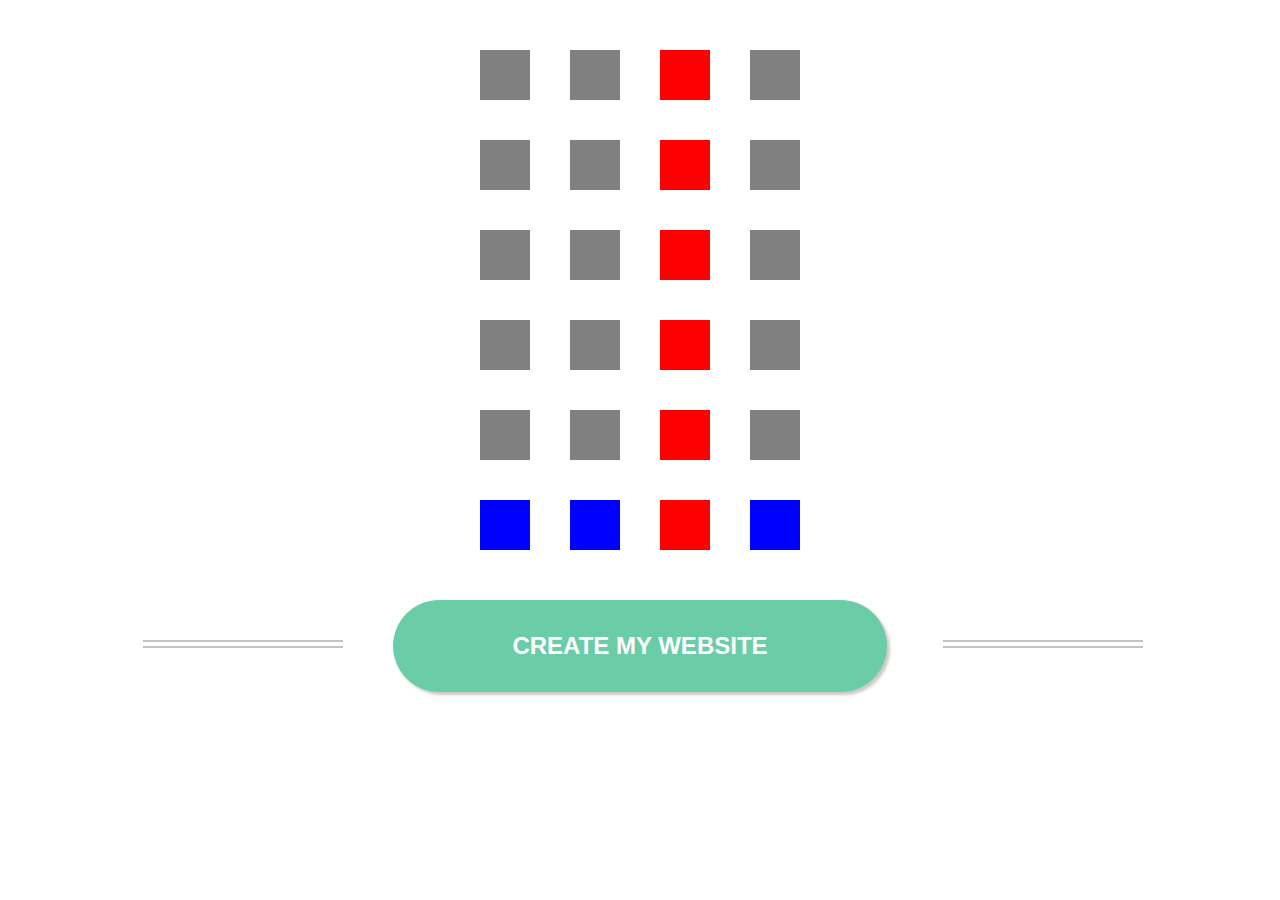
<file: lesson_8/index.html>
<!DOCTYPE html>
<html lang="en">
<head>
    <meta charset="UTF-8">
    <meta name="viewport" content="width=device-width, initial-scale=1.0">
    <link rel="stylesheet" href="style.css">
    <title>#8_Псевдокласи</title>
</head>
<body>
    <section class="content">
    <div class="block_wrap">    
        <div class="block"></div>
        <div class="block"></div>
        <div class="block"></div>
        <div class="block"></div>
        <div class="block"></div>
        <div class="block"></div>
        <div class="block"></div>
        <div class="block"></div>
        <div class="block"></div>
        <div class="block"></div>
        <div class="block"></div>
        <div class="block"></div>
        <div class="block"></div>
        <div class="block"></div>
        <div class="block"></div>
        <div class="block"></div>
        <div class="block"></div>
        <div class="block"></div>
        <div class="block"></div>
        <div class="block"></div>
        <div class="block"></div>
        <div class="block"></div>
        <div class="block"></div>
        <div class="block"></div>
</div>
<button class="button">create my website</button>
</section>
</body>
</html>
</file>
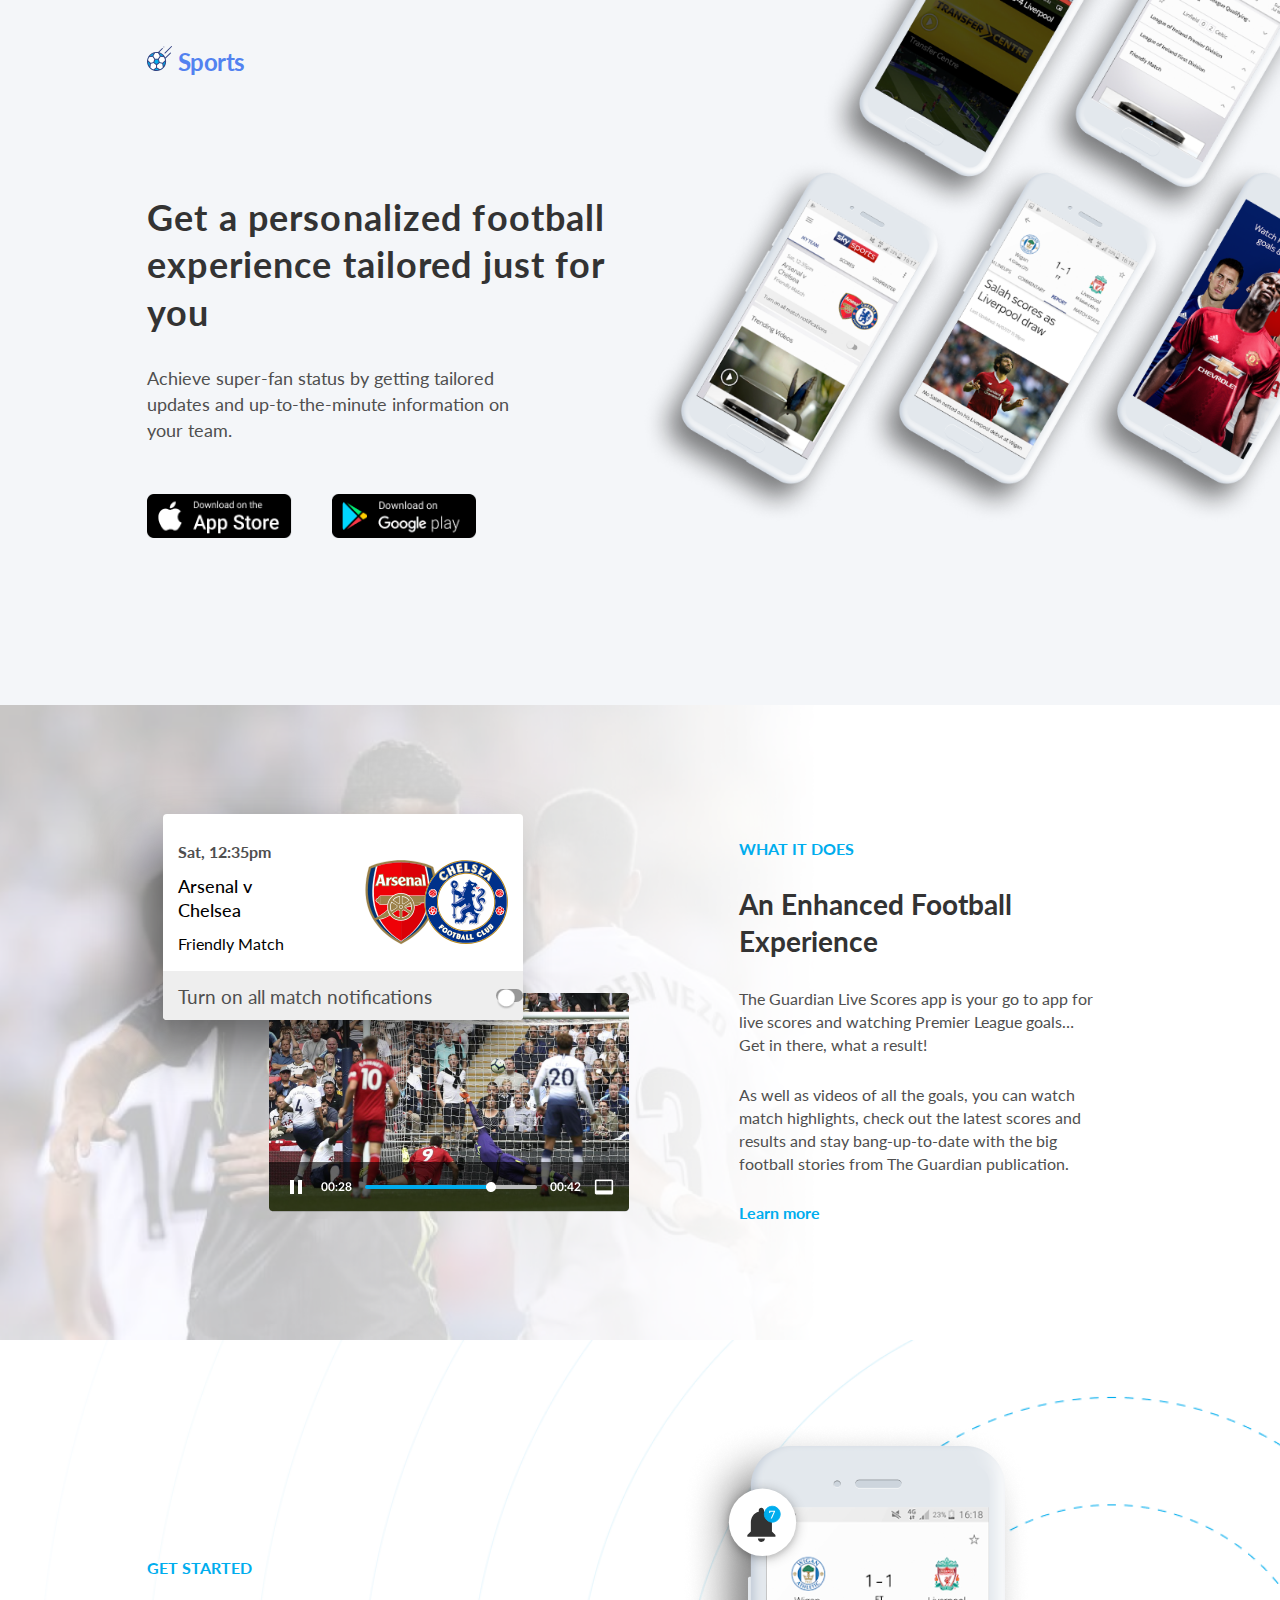
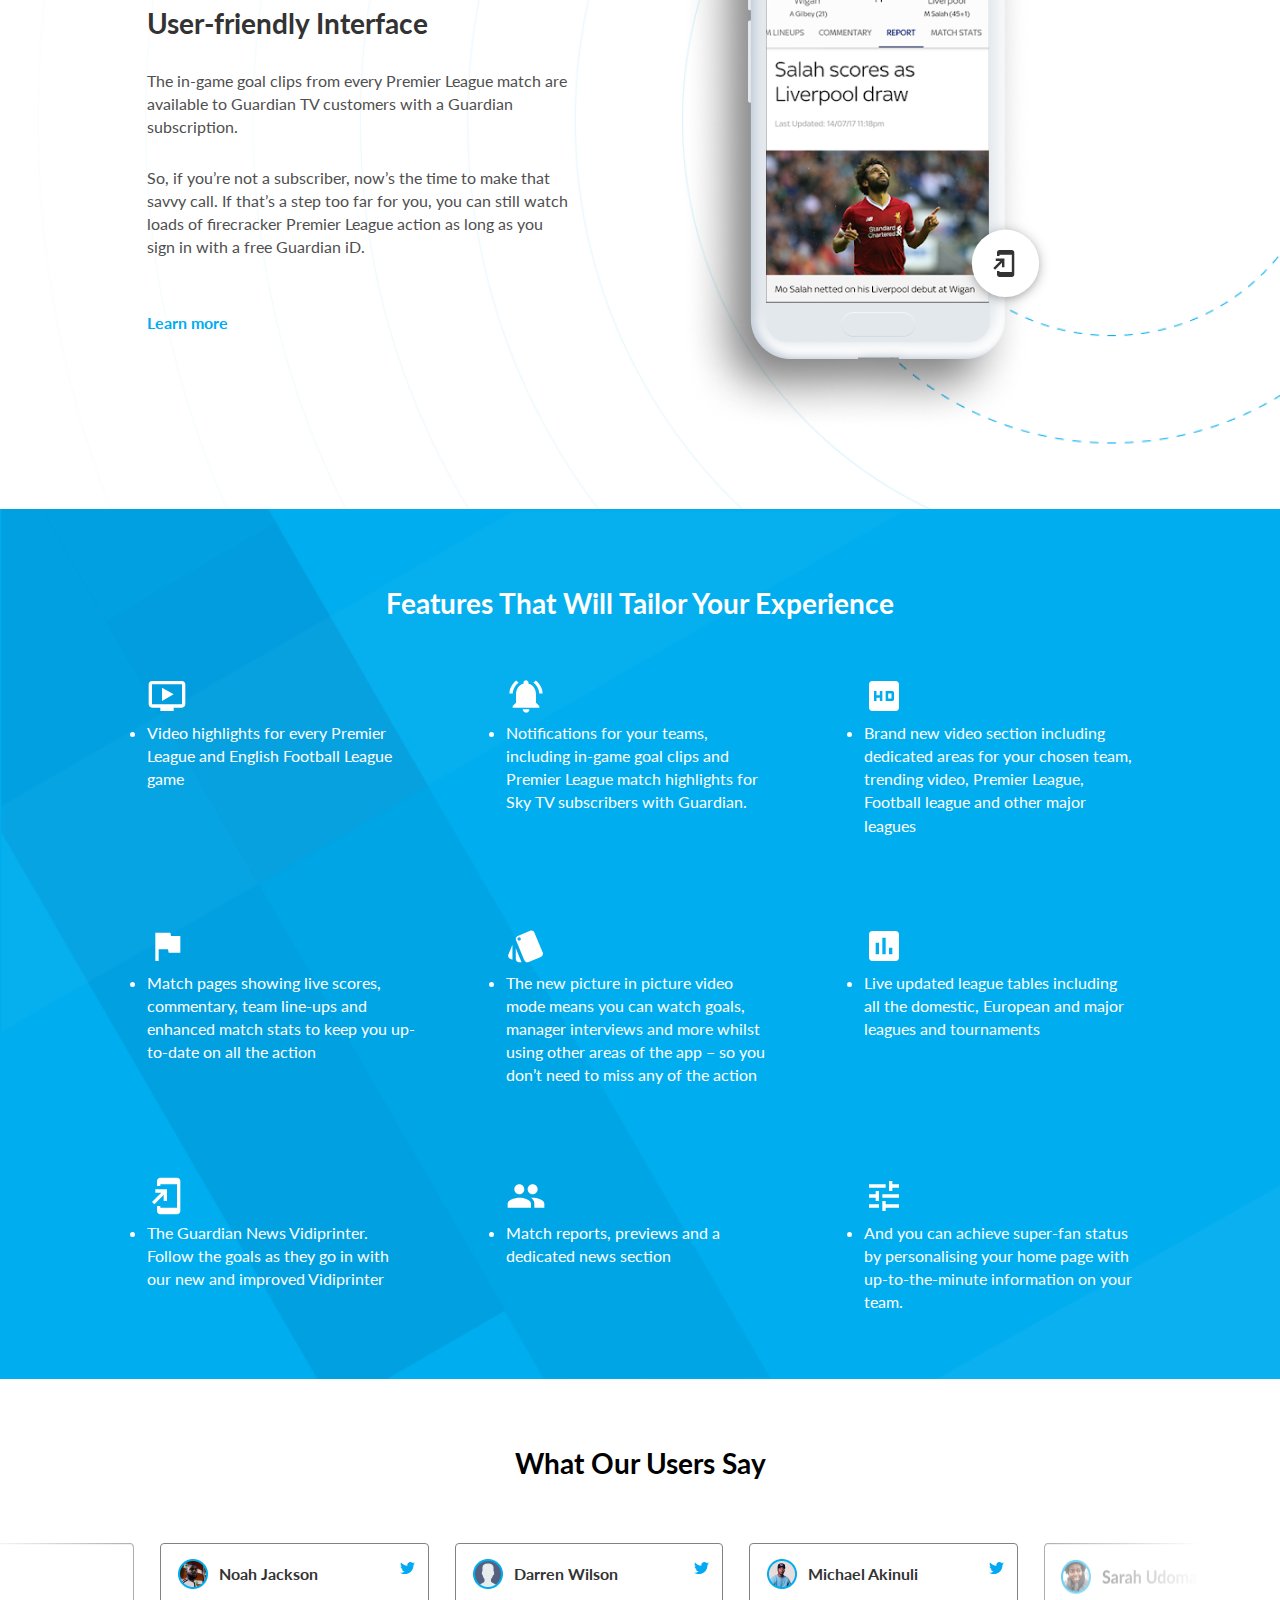
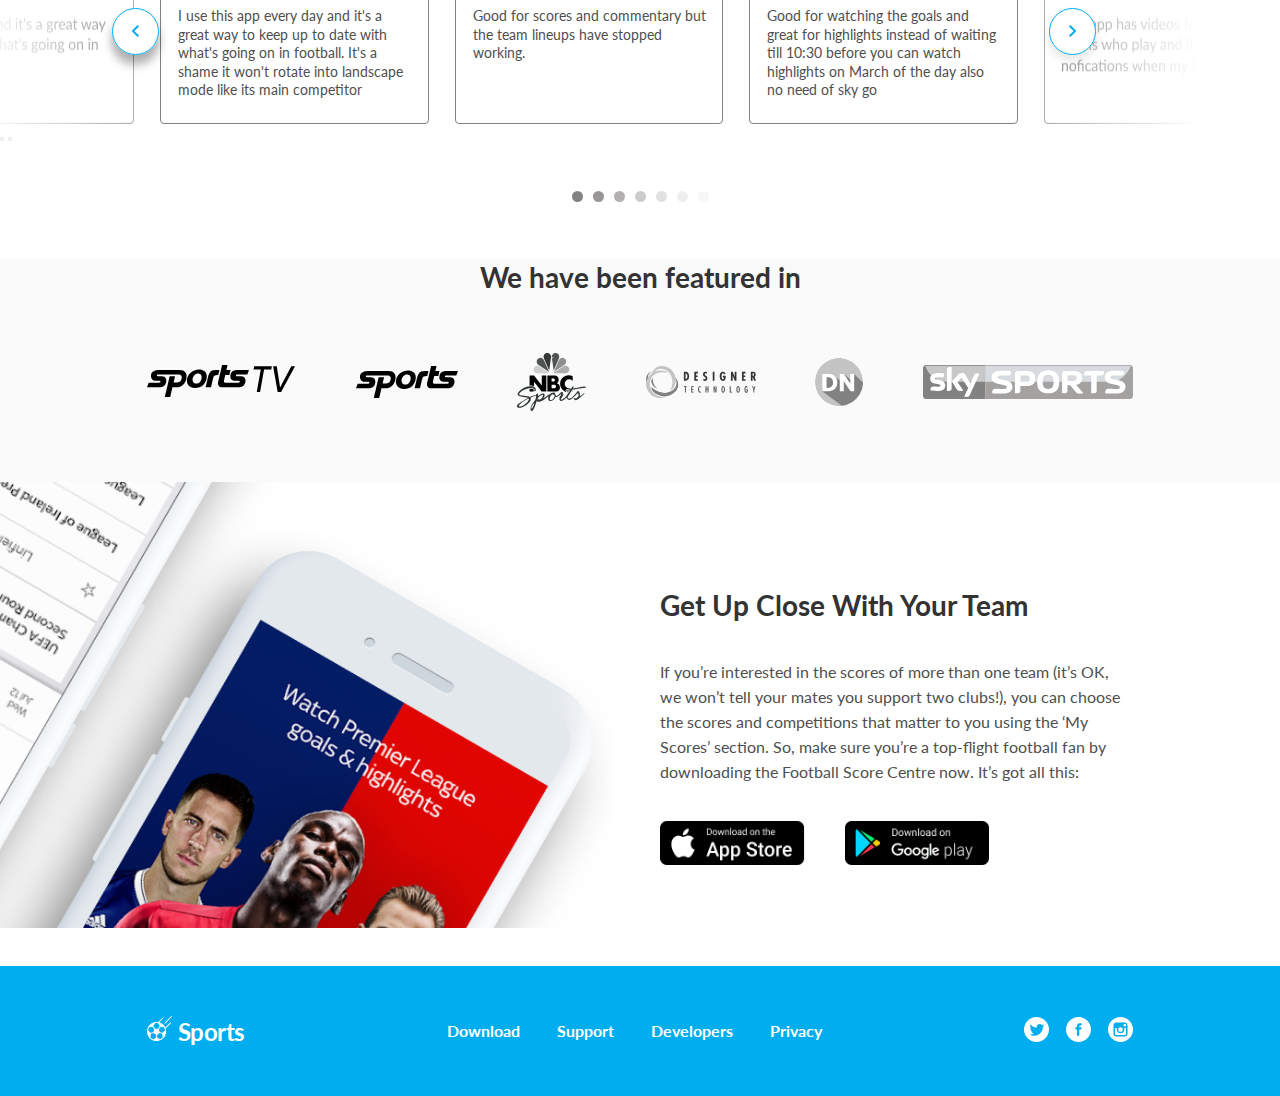
<file: lesson_9/index.html>
<!DOCTYPE html>
<html lang="en">
<head>
    <meta charset="UTF-8">
    <meta name="viewport" content="width=device-width, initial-scale=1.0">
    <link rel="stylesheet" href="normalize.css">
    <link rel="stylesheet" href="style.css">
    <link rel="preconnect" href="https://fonts.googleapis.com">
    <link rel="preconnect" href="https://fonts.gstatic.com" crossorigin>
    <link href="https://fonts.googleapis.com/css2?family=Lato:wght@400;700&family=Roboto&display=swap" rel="stylesheet">
    <title>#9_Responsive верстка</title>
</head>
<body>
    <header class="header">
        <div class="container">
            <div class="header_logo-wrap">  
                <a class="logo" href="#">
                    <svg xmlns="http://www.w3.org/2000/svg" width="25" height="25" viewBox="0 0 25 25" fill="none">
                        <g clip-path="url(#clip0_60_1)">
                          <path class="logo-svg-color" fill-rule="evenodd" clip-rule="evenodd" d="M0.488968 15.452C0.488968 10.4485 4.54514 6.39229 9.54868 6.39229C14.5522 6.39229 18.6084 10.4485 18.6084 15.452C18.6084 20.4556 14.5522 24.5117 9.54868 24.5117C4.54514 24.5117 0.488968 20.4556 0.488968 15.452Z" fill="#00ADEE"/>
                          <path fill-rule="evenodd" clip-rule="evenodd" d="M12.9485 23.8516L9.55663 21.7764V18.6334L12.3885 16.576L15.6931 17.3177L16.3516 21.4332L12.9485 23.8516Z" fill="white"/>
                          <path fill-rule="evenodd" clip-rule="evenodd" d="M18.5498 14.4359L15.6928 17.3179L12.3881 16.5761L11.3065 13.2468L13.3488 10.1039L17.3669 10.8752L18.5498 14.4359Z" fill="white"/>
                          <path fill-rule="evenodd" clip-rule="evenodd" d="M6.47071 23.9756L9.53906 21.7764V18.6335L6.70703 16.576L3.40236 17.3178L2.90321 21.6097L6.47071 23.9756Z" fill="white"/>
                          <path fill-rule="evenodd" clip-rule="evenodd" d="M0.550865 14.3895L3.40254 17.3179L6.70721 16.5761L7.78906 13.2468L5.74667 10.1039L1.73895 10.8567L0.550865 14.3895Z" fill="white"/>
                          <path fill-rule="evenodd" clip-rule="evenodd" d="M7.78854 6.56391L5.74654 10.1041L7.78893 13.2471H11.3072L13.3496 10.1041L11.3072 6.56391H7.78854Z" fill="white"/>
                          <path d="M1.29064 10.6634C0.649391 11.7653 0.222336 13.0062 0.0666962 14.3291C0.066124 14.3333 0.0657425 14.3375 0.0651703 14.3417C0.0228271 14.706 0.000320435 15.0764 0.000320435 15.452C0.000320435 17.9319 0.950943 20.1939 2.50658 21.8931C2.53137 21.9278 2.56055 21.9595 2.59374 21.9868C3.60426 23.0616 4.86005 23.9033 6.2713 24.4205C6.29667 24.432 6.32299 24.4415 6.34988 24.4484C7.35029 24.8051 8.4268 25 9.54832 25C10.7992 25 11.9945 24.7578 13.0903 24.3185C13.12 24.3095 13.1486 24.2977 13.1763 24.2832C14.5236 23.7278 15.7169 22.8725 16.6728 21.8012C16.7041 21.7735 16.732 21.7424 16.7554 21.7081C18.2128 20.0312 19.0963 17.8429 19.0963 15.452C19.0963 15.0936 19.0757 14.7398 19.037 14.3915C19.0366 14.3871 19.036 14.3829 19.0355 14.3787C18.9645 13.7466 18.8316 13.1332 18.6429 12.5444L23.772 7.41539C23.9627 7.22466 23.9627 6.91547 23.772 6.72474C23.6766 6.62937 23.5517 6.58169 23.4268 6.58169C23.3018 6.58169 23.1769 6.62937 23.0815 6.72474L18.2601 11.5459C18.1259 11.2478 17.9767 10.9575 17.8136 10.6766C17.7987 10.643 17.7799 10.6115 17.7579 10.5824C16.5475 8.54969 14.6043 7.00245 12.2953 6.30741L15.735 2.86789C15.9255 2.67715 15.9255 2.36797 15.735 2.17724C15.6396 2.08187 15.5145 2.03419 15.3896 2.03419C15.2646 2.03419 15.1397 2.08187 15.0443 2.17724L11.178 6.04382C10.6481 5.95226 10.1037 5.90401 9.54832 5.90401C6.07027 5.90401 3.02099 7.77378 1.35168 10.5606C1.32726 10.5923 1.30666 10.6266 1.29064 10.6634ZM5.51542 10.6441L7.25263 13.3175L6.3289 16.1604L4.13335 16.6534L3.5621 16.7816L1.06596 14.2183C1.21759 13.1708 1.55939 12.184 2.0553 11.294L5.51542 10.6441ZM11.8438 13.3175L13.5803 10.6455L17.0511 11.3115C17.5483 12.2089 17.889 13.2046 18.0366 14.2612L15.5372 16.7824L12.7675 16.1604L12.152 14.2658L11.8438 13.3175ZM16.6555 20.2385L16.2151 17.4856L18.1182 15.5659C18.0955 17.2937 17.5598 18.9001 16.6555 20.2385ZM10.9527 13.735L11.8152 16.3895L9.55728 18.0298L7.29936 16.3893L8.16187 13.735H10.9527ZM0.977837 15.5275L2.89091 17.4921L2.55273 20.3997C1.57426 19.0201 0.993668 17.3401 0.977837 15.5275ZM3.41543 21.4336L3.84763 17.7183L4.8982 17.4826L6.59898 17.1007L9.05107 18.8822V21.5256L6.401 23.4249C5.26785 22.9759 4.25294 22.2919 3.41543 21.4336ZM7.56582 23.7915L9.56892 22.3558L11.802 23.7221C11.0835 23.9182 10.328 24.0234 9.54832 24.0234C8.86606 24.0234 8.2023 23.9429 7.56582 23.7915ZM12.9871 23.3025L10.0456 21.5027V18.8822L11.7751 17.6256L12.4975 17.1007L15.2639 17.7217L15.8323 21.2746C15.0379 22.1313 14.071 22.8258 12.9871 23.3025ZM16.2959 10.1723L13.6613 9.66644L12.3195 7.34062C13.9047 7.88364 15.2818 8.87909 16.2959 10.1723ZM10.9977 7.00378L12.7775 10.0887L11.0425 12.7584H8.0541L6.31918 10.0887L8.09854 7.00397C8.57004 6.92329 9.05431 6.88076 9.54832 6.88076C10.0423 6.88057 10.5264 6.9231 10.9977 7.00378ZM6.77694 7.34062L5.43588 9.66549L2.81137 10.1585C3.82436 8.87203 5.19727 7.88174 6.77694 7.34062Z" fill="#334382"/>
                          <path d="M18.2753 7.41569L24.8569 0.833807C25.0477 0.643072 25.0477 0.333891 24.8569 0.143156C24.7616 0.0479794 24.6367 0.000295639 24.5117 0.000295639C24.3868 0.000295639 24.2619 0.0479794 24.1665 0.143347L17.5846 6.72503C17.3941 6.91577 17.3941 7.22495 17.5846 7.41569C17.7753 7.60623 18.0845 7.60623 18.2753 7.41569Z" fill="#334382"/>
                          <path d="M16.8877 1.51318C17.0161 1.51318 17.1419 1.46092 17.2327 1.37013C17.3235 1.27934 17.376 1.15346 17.376 1.02452C17.376 0.896156 17.3237 0.770653 17.2327 0.679672C17.1419 0.58831 17.0161 0.53624 16.8877 0.53624C16.7591 0.53624 16.6333 0.58831 16.5425 0.679672C16.4517 0.770462 16.3994 0.896156 16.3994 1.02452C16.3994 1.15346 16.4515 1.27934 16.5425 1.37013C16.6333 1.46092 16.7591 1.51318 16.8877 1.51318Z" fill="#334382"/>
                        </g>
                        <defs>
                          <clipPath id="clip0_60_1">
                            <rect width="25" height="25" fill="white" transform="matrix(-1 0 0 -1 25 25)"/>
                          </clipPath>
                        </defs>
                    </svg>
                    Sports
                </a>
            </div>
            <div class="header_wrap">
                <div class="header_content">
                    <h1 class="header_content_title">
                        Get a personalized football experience tailored just for you
                    </h1>
                    <p class="header_content-text">
                        Achieve super-fan status by getting tailored updates and up-to-the-minute information on your team.
                    </p>
                    <div class="header_content-buttons">
                        <button class="btn_apple">
                            <img src="images/AppleStore.png"  
                            srcset="images/AppleStore.png 1x, images/AppleStore_mobile.png 2x"
                            alt="Apple_Store"
                            width="145px"
                            height="44px">
                        </button>
                        <button class="btn_googlePlay">
                            <img src="images/GooglePlay.png" 
                            srcset="images/GooglePlay.png 1x, images/GooglePlay_mobile.png 2x"
                            alt="Google_Play"
                            width="145px"
                            height="44px">
                        </button>
                    </div>
                </div>
                <div class="header_backgraund"></div>
            </div>
        </div>
    </header>
    <section class="about-app">
        <div class="container">
            <div class="about-app_wrap">
                <div class="about-app_img">
                    <div class="schedule_main-content">
                        <div class="schedule_main-content_wrap">
                            <div class="schedule_main-content_text">
                                <p class="when">Sat, 12:35pm</p>
                                <p class="who">Arsenal v Chelsea</p>
                                <p class="what">Friendly Match</p>
                            </div>
                            <div class="arsenal_chelsea"><img class="arsenal_img" src="images/arsenal.svg" alt="arsenal label">
                                <img class="chelsea_img" src="images/chelsea.svg" alt="chelsea label">
                            </div>
                        </div>
                        <div class="schedule_turn-on">
                            <p class="turn-on_text">Turn on all match notifications</p>
                            <button class="turn-on_btn"><img class="turn-on_btn_elipse" src="images/Ellipse_turn-on.png" alt="elipse"
                                width="21"
                                height="21"></button>
                        </div>
                    </div>
                    <img class="screen_video" src="images/video_full.png" alt="screen_video">
                </div>
                <div class="about-app_content">
                    <p class="about-app_pre-title">what it does</p>
                    <h2 class="about-app_title">An Enhanced Football Experience</h2>
                    <p class="about-app_text-1 about-app_text">The Guardian Live Scores app is your go to app for live scores and watching Premier League goals… Get in there, what a result!
                    </p>
                    <p class="about-app_text-2 about-app_text">
                        As well as videos of all the goals, you can watch match highlights, check out the latest scores and results and stay bang-up-to-date with the big football stories from The Guardian publication.
                    </p>
                    <a class="about-app_link" href="#">Learn more</a>
                </div>
            </div>
        </div>
    </section>
    <section class="get-started">
        <div class="container">
                <div class="get-started_wrap">
                    <div class="get-started_content">
                        <p class="get-started_pre-title">get started</p>
                        <h2 class="get-started_title">User-friendly Interface</h2>
                        <p class="get-started_text">The in-game goal clips from every Premier League match are available to Guardian TV customers with a Guardian subscription.</p>
                        <p class="get-started_text">So, if you’re not a subscriber, now’s the time to make that savvy call. If that’s a step too far for you, you can still watch loads of firecracker Premier League action as long as you sign in with a free Guardian iD.</p>
                        <a href="" class="get-started_link">Learn more</a>
                    </div>
                    <img class="get-started_phone" src="images/get_started_phone.png" alt="mobile screenshot">
                </div>
                <img class="get_started_bell" src="images/get_started_bell.svg" alt="bell"
                width="91"
                height="91">
                <img class="get_started_enter" src="images/get_started_enter.svg" 
                srcset="images/get_started_enter.svg 1x, images/shopping_mobile.png 3x" alt="enter icon"
                width="91"
                height="91">
                <img class="get_started_point" src="images/get_started_point.svg" alt="point" 
                width="30"
                height="30">
        </div>
    </section>
    <section class="features">
        <div class="container">
            <div class="features-content">
                <h2 class="features-title">Features That Will Tailor Your Experience</h2>
                <div class="features-content-wrap">
                    <div class="features-content-item">
                        <svg class="features-item-img" xmlns="http://www.w3.org/2000/svg" width="40" height="40" viewBox="0 0 40 40" fill="none">
                            <path d="M35.0003 5H5.00033C3.15033 5 1.66699 6.48333 1.66699 8.33333V28.3333C1.66699 30.1667 3.15033 31.6667 5.00033 31.6667H13.3337V35H26.667V31.6667H35.0003C36.8337 31.6667 38.317 30.1667 38.317 28.3333L38.3337 8.33333C38.3337 6.48333 36.8337 5 35.0003 5ZM35.0003 28.3333H5.00033V8.33333H35.0003V28.3333ZM26.667 18.3333L15.0003 25V11.6667L26.667 18.3333Z" fill="white"/>
                        </svg>
                        <ul><li class="features-item-text">Video highlights for every Premier League and English Football League game</li>
                        </ul>
                    </div>
                    <div class="features-content-item">
                        <svg class="features-item-img" xmlns="http://www.w3.org/2000/svg" width="40" height="40" viewBox="0 0 40 40" fill="none">
                            <path d="M12.6338 6.80008L10.2505 4.41675C6.25046 7.46675 3.61712 12.1667 3.38379 17.5001H6.71712C6.96712 13.0834 9.23379 9.21675 12.6338 6.80008ZM33.2838 17.5001H36.6171C36.3671 12.1667 33.7338 7.46675 29.7505 4.41675L27.3838 6.80008C30.7505 9.21675 33.0338 13.0834 33.2838 17.5001ZM30.0005 18.3334C30.0005 13.2167 27.2671 8.93341 22.5005 7.80008V6.66675C22.5005 5.28341 21.3838 4.16675 20.0005 4.16675C18.6171 4.16675 17.5005 5.28341 17.5005 6.66675V7.80008C12.7171 8.93341 10.0005 13.2001 10.0005 18.3334V26.6667L6.66712 30.0001V31.6667H33.3338V30.0001L30.0005 26.6667V18.3334ZM20.0005 36.6667C20.2338 36.6667 20.4505 36.6501 20.6671 36.6001C21.7505 36.3667 22.6338 35.6334 23.0671 34.6334C23.2338 34.2334 23.3171 33.8001 23.3171 33.3334H16.6505C16.6671 35.1667 18.1505 36.6667 20.0005 36.6667Z" fill="white"/>
                        </svg>
                        <ul><li class="features-item-text">Notifications for your teams, including in-game goal clips and Premier League match highlights for Sky TV subscribers with Guardian.</li>
                        </ul>
                    </div>
                    <div class="features-content-item">
                        <svg class="features-item-img" xmlns="http://www.w3.org/2000/svg" width="40" height="40" viewBox="0 0 40 40" fill="none">
                            <path d="M31.6667 5H8.33333C6.48333 5 5 6.5 5 8.33333V31.6667C5 33.5 6.48333 35 8.33333 35H31.6667C33.5 35 35 33.5 35 31.6667V8.33333C35 6.5 33.5 5 31.6667 5ZM18.3333 25H15.8333V21.6667H12.5V25H10V15H12.5V19.1667H15.8333V15H18.3333V25ZM21.6667 15H28.3333C29.25 15 30 15.75 30 16.6667V23.3333C30 24.25 29.25 25 28.3333 25H21.6667V15ZM24.1667 22.5H27.5V17.5H24.1667V22.5Z" fill="white"/>
                        </svg>
                        <ul><li class="features-item-text">Brand new video section including dedicated areas for your chosen team, trending video, Premier League, Football league and other major leagues</li>
                        </ul>
                    </div>
                    <div class="features-content-item">
                        <svg class="features-item-img" xmlns="http://www.w3.org/2000/svg" width="40" height="40" viewBox="0 0 40 40" fill="none">
                            <path d="M23.9997 10.0001L23.333 6.66675H8.33301V35.0001H11.6663V23.3334H20.9997L21.6663 26.6667H33.333V10.0001H23.9997Z" fill="white"/>
                        </svg>
                        <ul><li class="features-item-text">Match pages showing live scores, commentary, team line-ups and enhanced match stats to keep you up-to-date on all the action</p>
                        </ul>
                    </div>
                    <div class="features-content-item">
                        <svg class="features-item-img" xmlns="http://www.w3.org/2000/svg" width="40" height="40" viewBox="0 0 40 40" fill="none">
                            <path d="M4.21642 32.7499L6.44976 33.6833V18.6333L2.39976 28.3999C1.71643 30.0999 2.53309 32.0499 4.21642 32.7499ZM36.7164 26.5833L28.4498 6.63325C27.9331 5.38325 26.7164 4.61659 25.4331 4.58325C24.9998 4.58325 24.5498 4.64992 24.1164 4.83325L11.8331 9.91658C10.5831 10.4333 9.81642 11.6333 9.78309 12.9166C9.76642 13.3666 9.84976 13.8166 10.0331 14.2499L18.2998 34.1999C18.8164 35.4666 20.0498 36.2333 21.3498 36.2499C21.7831 36.2499 22.2164 36.1666 22.6331 35.9999L34.8998 30.9166C36.5998 30.2166 37.4164 28.2666 36.7164 26.5833ZM13.1331 14.5833C12.2164 14.5833 11.4664 13.8333 11.4664 12.9166C11.4664 11.9999 12.2164 11.2499 13.1331 11.2499C14.0498 11.2499 14.7998 11.9999 14.7998 12.9166C14.7998 13.8333 14.0498 14.5833 13.1331 14.5833ZM9.79976 32.9166C9.79976 34.7499 11.2998 36.2499 13.1331 36.2499H15.5498L9.79976 22.3499V32.9166Z" fill="white"/>
                        </svg>
                        <ul><li class="features-item-text">The new picture in picture video mode means you can watch goals, manager interviews and more whilst using other areas of the app – so you don’t need to miss any of the action
                        </ul>
                        </li>
                    </div>
                    <div class="features-content-item">
                        <svg class="features-item-img" xmlns="http://www.w3.org/2000/svg" width="40" height="40" viewBox="0 0 40 40" fill="none">
                            <path d="M31.6667 5H8.33333C6.5 5 5 6.5 5 8.33333V31.6667C5 33.5 6.5 35 8.33333 35H31.6667C33.5 35 35 33.5 35 31.6667V8.33333C35 6.5 33.5 5 31.6667 5ZM15 28.3333H11.6667V16.6667H15V28.3333ZM21.6667 28.3333H18.3333V11.6667H21.6667V28.3333ZM28.3333 28.3333H25V21.6667H28.3333V28.3333Z" fill="white"/>
                        </svg>
                        <ul><li class="features-item-text">Live updated league tables including all the domestic, European and major leagues and tournaments
                        </ul>
                        </li>
                    </div>
                    <div class="features-content-item">
                        <svg class="features-item-img" xmlns="http://www.w3.org/2000/svg" width="40" height="40" viewBox="0 0 40 40" fill="none">
                            <path d="M30 1.68341L13.3333 1.66675C11.5 1.66675 10 3.16675 10 5.00008V10.0001H13.3333V8.33342H30V31.6667H13.3333V30.0001H10V35.0001C10 36.8334 11.5 38.3334 13.3333 38.3334H30C31.8333 38.3334 33.3333 36.8334 33.3333 35.0001V5.00008C33.3333 3.16675 31.8333 1.68341 30 1.68341ZM16.6667 25.0001H20V13.3334H8.33333V16.6667H14.3167L5 25.9834L7.35 28.3334L16.6667 19.0167V25.0001Z" fill="white"/>
                        </svg>
                        <ul><li class="features-item-text">The Guardian News Vidiprinter. Follow the goals as they go in with our new and improved Vidiprinter
                        </ul>
                        </li>
                    </div>
                    <div class="features-content-item">
                        <svg class="features-item-img" xmlns="http://www.w3.org/2000/svg" width="40" height="40" viewBox="0 0 40 40" fill="none">
                            <path d="M26.667 18.3333C29.4337 18.3333 31.6503 16.0999 31.6503 13.3333C31.6503 10.5666 29.4337 8.33325 26.667 8.33325C23.9003 8.33325 21.667 10.5666 21.667 13.3333C21.667 16.0999 23.9003 18.3333 26.667 18.3333ZM13.3337 18.3333C16.1003 18.3333 18.317 16.0999 18.317 13.3333C18.317 10.5666 16.1003 8.33325 13.3337 8.33325C10.567 8.33325 8.33366 10.5666 8.33366 13.3333C8.33366 16.0999 10.567 18.3333 13.3337 18.3333ZM13.3337 21.6666C9.45033 21.6666 1.66699 23.6166 1.66699 27.4999V31.6666H25.0003V27.4999C25.0003 23.6166 17.217 21.6666 13.3337 21.6666ZM26.667 21.6666C26.1837 21.6666 25.6337 21.6999 25.0503 21.7499C26.9837 23.1499 28.3337 25.0333 28.3337 27.4999V31.6666H38.3337V27.4999C38.3337 23.6166 30.5503 21.6666 26.667 21.6666Z" fill="white"/>
                        </svg>
                        <ul><li class="features-item-text">Match reports, previews and a dedicated news section</li>
                        </ul>
                    </div>
                    <div class="features-content-item">
                        <svg class="features-item-img" xmlns="http://www.w3.org/2000/svg" width="40" height="40" viewBox="0 0 40 40" fill="none">
                            <path d="M5 28.3333V31.6667H15V28.3333H5ZM5 8.33333V11.6667H21.6667V8.33333H5ZM21.6667 35V31.6667H35V28.3333H21.6667V25H18.3333V35H21.6667ZM11.6667 15V18.3333H5V21.6667H11.6667V25H15V15H11.6667ZM35 21.6667V18.3333H18.3333V21.6667H35ZM25 15H28.3333V11.6667H35V8.33333H28.3333V5H25V15Z" fill="white"/>
                        </svg>
                        <ul><li class="features-item-text">And you can achieve super-fan status by personalising your home page with up-to-the-minute information on your team.
                        </ul>
                        </li>
                    </div>
                </div>
            </div>
        </div>
    </section>
    <section class="reviews">
        <h2 class="reviews-title">What Our Users Say</h2>
        <div class="reviews-wrap">
            <img class="img_review" src="images/reviews_section_item1.png" alt="previous review">
            <div class="review-item">
                <div class="review-item-wrap">
                    <div class="review-item-head">
                        <div class="review-item-autor">
                            <img src="images/review_autor1.jpg" alt="avatar">
                            <p class="autor-name">Noah Jackson</p>
                        </div>
                        <a href="#" ><svg xmlns="http://www.w3.org/2000/svg" width="15" height="12" viewBox="0 0 15 12" fill="none">
                            <path class="review-item-twitter" d="M15 1.42062C14.4422 1.66154 13.8478 1.82123 13.2281 1.89877C13.8656 1.524 14.3522 0.935077 14.5809 0.225231C13.9866 0.574154 13.3303 0.820615 12.6309 0.958154C12.0666 0.366462 11.2622 0 10.3847 0C8.68219 0 7.31156 1.36062 7.31156 3.02862C7.31156 3.26862 7.33219 3.49938 7.38281 3.71908C4.82625 3.59631 2.56406 2.38985 1.04437 0.552C0.779062 1.00523 0.623438 1.524 0.623438 2.08246C0.623438 3.13108 1.17188 4.06062 1.98937 4.59877C1.49531 4.58954 1.01063 4.44831 0.6 4.22585C0.6 4.23508 0.6 4.24708 0.6 4.25908C0.6 5.73046 1.66594 6.95262 3.06375 7.23415C2.81344 7.30154 2.54063 7.33385 2.2575 7.33385C2.06063 7.33385 1.86187 7.32277 1.67531 7.28215C2.07375 8.48123 3.20438 9.36277 4.54875 9.39138C3.5025 10.1972 2.17406 10.6828 0.735938 10.6828C0.48375 10.6828 0.241875 10.6717 0 10.6412C1.36219 11.5062 2.97656 12 4.7175 12C10.3763 12 13.47 7.38462 13.47 3.384C13.47 3.25015 13.4653 3.12092 13.4587 2.99262C14.0691 2.56615 14.5819 2.03354 15 1.42062Z"/>
                        </svg></a>
                    </div>
                    <p class="review-item-text">I use this app every day and it's a great way to keep up to date with what's going on in football. It's a shame it won't rotate into landscape mode like its main competitor
                    </p>
                </div>
            </div>
            <div class="review-item">
                <div class="review-item-wrap">
                    <div class="review-item-head">
                        <div class="review-item-autor">
                            <img src="images/review_autor2.jpg" alt="avatar">
                            <p class="autor-name">Darren Wilson</p>
                        </div>
                        <a href="#"><svg xmlns="http://www.w3.org/2000/svg" width="15" height="12" viewBox="0 0 15 12" fill="none">
                            <path class="review-item-twitter"d="M15 1.42062C14.4422 1.66154 13.8478 1.82123 13.2281 1.89877C13.8656 1.524 14.3522 0.935077 14.5809 0.225231C13.9866 0.574154 13.3303 0.820615 12.6309 0.958154C12.0666 0.366462 11.2622 0 10.3847 0C8.68219 0 7.31156 1.36062 7.31156 3.02862C7.31156 3.26862 7.33219 3.49938 7.38281 3.71908C4.82625 3.59631 2.56406 2.38985 1.04437 0.552C0.779062 1.00523 0.623438 1.524 0.623438 2.08246C0.623438 3.13108 1.17188 4.06062 1.98937 4.59877C1.49531 4.58954 1.01063 4.44831 0.6 4.22585C0.6 4.23508 0.6 4.24708 0.6 4.25908C0.6 5.73046 1.66594 6.95262 3.06375 7.23415C2.81344 7.30154 2.54063 7.33385 2.2575 7.33385C2.06063 7.33385 1.86187 7.32277 1.67531 7.28215C2.07375 8.48123 3.20438 9.36277 4.54875 9.39138C3.5025 10.1972 2.17406 10.6828 0.735938 10.6828C0.48375 10.6828 0.241875 10.6717 0 10.6412C1.36219 11.5062 2.97656 12 4.7175 12C10.3763 12 13.47 7.38462 13.47 3.384C13.47 3.25015 13.4653 3.12092 13.4587 2.99262C14.0691 2.56615 14.5819 2.03354 15 1.42062Z"/>
                        </svg></a>
                    </div>
                <p class="review-item-text">Good for scores and commentary but the team lineups have stopped working. 
                </p>
                 </div>  
            </div>
            <div class="review-item">
                <div class="review-item-wrap">
                    <div class="review-item-head">
                        <div class="review-item-autor">
                            <img src="images/review_autor3.jpg" alt="avatar">
                            <p class="autor-name">Michael Akinuli</p>
                        </div>
                        <a href="#"><svg xmlns="http://www.w3.org/2000/svg" width="15" height="12" viewBox="0 0 15 12" fill="none">
                            <path class="review-item-twitter" d="M15 1.42062C14.4422 1.66154 13.8478 1.82123 13.2281 1.89877C13.8656 1.524 14.3522 0.935077 14.5809 0.225231C13.9866 0.574154 13.3303 0.820615 12.6309 0.958154C12.0666 0.366462 11.2622 0 10.3847 0C8.68219 0 7.31156 1.36062 7.31156 3.02862C7.31156 3.26862 7.33219 3.49938 7.38281 3.71908C4.82625 3.59631 2.56406 2.38985 1.04437 0.552C0.779062 1.00523 0.623438 1.524 0.623438 2.08246C0.623438 3.13108 1.17188 4.06062 1.98937 4.59877C1.49531 4.58954 1.01063 4.44831 0.6 4.22585C0.6 4.23508 0.6 4.24708 0.6 4.25908C0.6 5.73046 1.66594 6.95262 3.06375 7.23415C2.81344 7.30154 2.54063 7.33385 2.2575 7.33385C2.06063 7.33385 1.86187 7.32277 1.67531 7.28215C2.07375 8.48123 3.20438 9.36277 4.54875 9.39138C3.5025 10.1972 2.17406 10.6828 0.735938 10.6828C0.48375 10.6828 0.241875 10.6717 0 10.6412C1.36219 11.5062 2.97656 12 4.7175 12C10.3763 12 13.47 7.38462 13.47 3.384C13.47 3.25015 13.4653 3.12092 13.4587 2.99262C14.0691 2.56615 14.5819 2.03354 15 1.42062Z"/>
                        </svg></a>
                    </div>
                <p class="review-item-text">Good for watching the goals and great for highlights instead of waiting till 10:30 before you can watch highlights on March of the day also no need of sky go
                </p>
                 </div>
            </div>
            <img class="img_review" src="images/reviews_section_item2.png" alt="next review">
        </div>
        <button class="arrow"><svg class="pre_arrow" xmlns="http://www.w3.org/2000/svg" width="67" height="72" viewBox="0 0 67 72" fill="none">
            <g filter="url(#filter0_dd_32_80)">
              <circle class="arrow-hover" cx="23.5" cy="23.5" r="23.5" transform="matrix(-1 0 0 1 57 5)" fill="white"/>
              <circle cx="23.5" cy="23.5" r="23" transform="matrix(-1 0 0 1 57 5)" stroke="#00ADEE"/>
            </g>
            <path fill-rule="evenodd" clip-rule="evenodd" d="M35.6 22L37 23.4L32.4 28L37 32.6L35.6 34L29.6 28L35.6 22Z" fill="#00ADEE"/>
            <defs>
              <filter id="filter0_dd_32_80" x="0" y="0" width="67" height="72" filterUnits="userSpaceOnUse" color-interpolation-filters="sRGB">
                <feFlood flood-opacity="0" result="BackgroundImageFix"/>
                <feColorMatrix in="SourceAlpha" type="matrix" values="0 0 0 0 0 0 0 0 0 0 0 0 0 0 0 0 0 0 127 0" result="hardAlpha"/>
                <feOffset dy="5"/>
                <feGaussianBlur stdDeviation="5"/>
                <feColorMatrix type="matrix" values="0 0 0 0 0 0 0 0 0 0 0 0 0 0 0 0 0 0 0.1 0"/>
                <feBlend mode="normal" in2="BackgroundImageFix" result="effect1_dropShadow_32_80"/>
                <feColorMatrix in="SourceAlpha" type="matrix" values="0 0 0 0 0 0 0 0 0 0 0 0 0 0 0 0 0 0 127 0" result="hardAlpha"/>
                <feOffset dy="10"/>
                <feGaussianBlur stdDeviation="5"/>
                <feColorMatrix type="matrix" values="0 0 0 0 0 0 0 0 0 0 0 0 0 0 0 0 0 0 0.25 0"/>
                <feBlend mode="normal" in2="effect1_dropShadow_32_80" result="effect2_dropShadow_32_80"/>
                <feBlend mode="normal" in="SourceGraphic" in2="effect2_dropShadow_32_80" result="shape"/>
              </filter>
            </defs>
        </svg></button>
        <button class="arrow"><svg class="next_arrow" xmlns="http://www.w3.org/2000/svg" width="67" height="67" viewBox="0 0 67 67" fill="none">
            <g filter="url(#filter0_d_32_51)">
              <circle class="arrow-hover" cx="33.5" cy="28.5" r="23.5" fill="white"/>
              <circle cx="33.5" cy="28.5" r="23" stroke="#00ADEE"/>
            </g>
            <path fill-rule="evenodd" clip-rule="evenodd" d="M31.4 22L30 23.4L34.6 28L30 32.6L31.4 34L37.4 28L31.4 22Z" fill="#00ADEE"/>
            <defs>
              <filter id="filter0_d_32_51" x="0" y="0" width="67" height="67" filterUnits="userSpaceOnUse" color-interpolation-filters="sRGB">
                <feFlood flood-opacity="0" result="BackgroundImageFix"/>
                <feColorMatrix in="SourceAlpha" type="matrix" values="0 0 0 0 0 0 0 0 0 0 0 0 0 0 0 0 0 0 127 0" result="hardAlpha"/>
                <feOffset dy="5"/>
                <feGaussianBlur stdDeviation="5"/>
                <feColorMatrix type="matrix" values="0 0 0 0 0 0 0 0 0 0 0 0 0 0 0 0 0 0 0.1 0"/>
                <feBlend mode="normal" in2="BackgroundImageFix" result="effect1_dropShadow_32_51"/>
                <feBlend mode="normal" in="SourceGraphic" in2="effect1_dropShadow_32_51" result="shape"/>
              </filter>
            </defs>
          </svg></button>
          <div class="reviews_dots">
            <a class="reviews_dot" href="#"></a>
            <a class="reviews_dot" href="#"></a>
            <a class="reviews_dot" href="#"></a>
            <a class="reviews_dot" href="#"></a>
            <a class="reviews_dot" href="#"></a>
            <a class="reviews_dot" href="#"></a>
            <a class="reviews_dot" href="#"></a>
         </div>
    </section>
    <section class="partners">
        <div class="container">
            <h2 class="partners-title">We have been featured in</h2>
            <div class="partners-items-wrap">
                <a href="#" class="partners-item">
                    <svg width="149" height="49" viewBox="0 0 149 49" fill="none" xmlns="http://www.w3.org/2000/svg">
                        <path fill-rule="evenodd" clip-rule="evenodd" d="M58.6034 30.3285H63.9982L66.0951 21.3744C66.4293 20.1608 66.7618 19.2621 67.2225 18.8283C68.3206 17.7958 71.2701 17.9575 71.2701 17.9575L72.4636 12.8954C70.5914 12.9054 67.693 12.8698 65.8933 13.3726C64.8531 13.6637 63.755 14.4798 63.1313 15.1438C61.9919 16.3564 61.3114 18.8657 61.3114 18.8657L58.6034 30.3285ZM11.9454 17.4758H31.6654C32.8158 17.5054 33.7372 17.957 34.1625 18.5624C34.6804 19.3005 35.2327 20.4011 34.3811 22.4777C33.4717 24.6949 31.8475 25.3583 30.152 25.4102H26.6212L28.0769 19.1723H22.6467L17.7911 40H23.1924L25.4561 30.3235C25.4561 30.3235 27.0258 30.3301 29.0594 30.3313C30.6301 30.2973 32.4729 30.1083 34.2121 29.1822C36.0925 28.1815 37.3759 26.5113 38.1801 25.016C38.9221 23.6362 39.4002 21.3767 39.512 20.1329C39.6101 19.0447 39.7464 17.2172 38.4423 15.4359C37.8491 14.6253 36.5488 13.6324 35.2316 13.3147C33.7934 12.9684 31.7887 12.9495 31.7887 12.9495H11.2612C8.10173 12.9796 6.42032 14.0963 5.48093 15.0786C4.46631 16.1406 3.94728 17.6018 3.95218 18.8746C3.95709 20.0805 4.27058 21.3622 4.95645 22.1354C5.58016 22.8379 6.62368 23.6167 8.69818 23.7583H12.3014C12.3014 23.7583 12.7992 23.7745 13.0734 23.8994C13.339 24.0215 13.5347 24.3554 13.4883 24.681C13.4316 25.0774 13.3046 25.5791 11.989 25.6338H1.73975L0 30.353H12.2954C13.9332 30.3313 16.9591 30.0196 18.3445 27.5839C18.8602 26.6768 19.3198 24.9804 19.3367 23.721C19.3542 22.4465 18.9246 21.5908 18.6721 21.1531C18.3396 20.5756 17.7093 19.9104 16.445 19.4784C15.7869 19.2532 14.3487 19.2108 14.3487 19.2108H10.9635C10.3087 19.2108 9.80494 19.009 9.872 18.34C9.91017 17.9598 10.2035 17.6459 10.571 17.5361C10.8419 17.4541 11.9454 17.4758 11.9454 17.4758ZM50.9482 16.5498C49.6075 16.5643 48.4446 17.0839 47.3128 18.1995C46.2366 19.2604 45.6614 20.9106 45.548 22.3668C45.4776 23.2672 45.7262 24.521 46.3129 25.2864C46.8886 26.0379 48.0548 26.6083 49.1534 26.5798C50.8201 26.5375 51.9737 26.0168 52.8951 24.9848C53.9768 23.7739 54.6883 21.9576 54.6458 20.2366C54.6223 19.3312 54.4326 18.4085 53.6459 17.603C52.8575 16.7974 51.7818 16.5409 50.9482 16.5498L51.6477 12.445C53.883 12.4154 56.3435 13.0409 57.9154 14.5902C59.4883 16.1395 59.8138 18.1906 59.7865 19.8731C59.7527 21.9743 59.039 24.8622 56.5186 27.6424C54.2974 30.0915 50.4324 31.0432 47.7539 30.9189C45.0753 30.7945 43.094 29.9282 41.6394 28.3939C40.3653 27.0504 39.9067 25.481 39.9067 23.4985C39.9067 21.748 40.4536 19.4762 42.0979 17.24C44.0268 14.617 47.7179 12.4974 51.6482 12.4455L50.9482 16.5498ZM75.1024 8H80.5408L79.361 12.9802H83.4881L82.353 17.9079H78.2258L77.0024 23.3865C76.8067 24.5026 76.9959 25.0712 77.6147 25.4481C77.8693 25.6036 78.7285 25.6711 78.7285 25.6711H90.4771C91.7878 25.6494 92.7283 25.5284 92.7697 24.6369C92.8144 23.721 91.7005 23.7438 91.7005 23.7438H88.3584C86.6111 23.6546 85.1477 23.1629 84.4493 22.4042C83.8458 21.7485 83.2919 20.774 83.3355 18.8757C83.3846 16.7327 84.493 15.2135 84.9733 14.7446C85.4536 14.2758 87.2299 12.9356 89.8065 12.9802H102L100.304 17.4686H90.3016C89.6468 17.4909 89.3485 17.5907 89.1664 17.826C88.9767 18.0713 88.8851 18.457 89.0132 18.7642C89.1326 19.0497 89.4287 19.1662 90.2579 19.2108H93.3814C94.9756 19.3 96.301 19.5553 97.0937 20.2377C97.8166 20.8599 98.5134 21.6666 98.5134 23.7438C98.5134 26.0898 97.3816 27.6095 96.6139 28.4112C95.6631 29.4041 94.3426 30.1306 90.3899 30.3318H75.8896C74.3167 30.309 73.0284 30.3764 71.8273 28.9698C70.6262 27.5633 71.0341 25.8055 71.1502 24.8231L75.1024 8Z" fill="black"/>
                        <path d="M109.76 35L113.756 12.392H106.556L107.132 9.224H124.844L124.268 12.392H117.068L113.072 35H109.76ZM126.141 9.224H129.741L133.089 30.14H133.233L144.285 9.224H148.029L134.097 35H130.641L126.141 9.224Z" fill="black"/>
                    </svg>
                </a>
                <a href="#" class="partners-item"><svg width="102" height="32" viewBox="0 0 102 32" fill="none" xmlns="http://www.w3.org/2000/svg">
                    <path fill-rule="evenodd" clip-rule="evenodd" d="M58.6034 22.3285H63.9982L66.0951 13.3744C66.4293 12.1608 66.7618 11.2621 67.2225 10.8283C68.3206 9.79585 71.2701 9.95752 71.2701 9.95752L72.4636 4.89541C70.5914 4.90545 67.693 4.86977 65.8933 5.37264C64.8531 5.66365 63.755 6.47983 63.1313 7.14381C61.9919 8.35638 61.3114 10.8657 61.3114 10.8657L58.6034 22.3285ZM11.9454 9.47584H31.6654C32.8158 9.50539 33.7372 9.95697 34.1625 10.5624C34.6804 11.3005 35.2327 12.4011 34.3811 14.4777C33.4717 16.6949 31.8475 17.3583 30.152 17.4102H26.6212L28.0769 11.1723H22.6467L17.7911 32H23.1924L25.4561 22.3235C25.4561 22.3235 27.0258 22.3301 29.0594 22.3313C30.6301 22.2973 32.4729 22.1083 34.2121 21.1822C36.0925 20.1815 37.3759 18.5113 38.1801 17.016C38.9221 15.6362 39.4002 13.3767 39.512 12.1329C39.6101 11.0447 39.7464 9.21716 38.4423 7.43595C37.8491 6.62534 36.5488 5.63243 35.2316 5.31465C33.7934 4.96845 31.7887 4.94949 31.7887 4.94949H11.2612C8.10173 4.9796 6.42032 6.09627 5.48093 7.07859C4.46631 8.14063 3.94728 9.60184 3.95218 10.8746C3.95709 12.0805 4.27058 13.3622 4.95645 14.1354C5.58016 14.8379 6.62368 15.6167 8.69818 15.7583H12.3014C12.3014 15.7583 12.7992 15.7745 13.0734 15.8994C13.339 16.0215 13.5347 16.3554 13.4883 16.681C13.4316 17.0774 13.3046 17.5791 11.989 17.6338H1.73975L0 22.353H12.2954C13.9332 22.3313 16.9591 22.0196 18.3445 19.5839C18.8602 18.6768 19.3198 16.9804 19.3367 15.721C19.3542 14.4465 18.9246 13.5908 18.6721 13.1531C18.3396 12.5756 17.7093 11.9104 16.445 11.4784C15.7869 11.2532 14.3487 11.2108 14.3487 11.2108H10.9635C10.3087 11.2108 9.80494 11.009 9.872 10.34C9.91017 9.95975 10.2035 9.64588 10.571 9.53605C10.8419 9.4541 11.9454 9.47584 11.9454 9.47584ZM50.9482 8.54983C49.6075 8.56433 48.4446 9.08392 47.3128 10.1995C46.2366 11.2604 45.6614 12.9106 45.548 14.3668C45.4776 15.2672 45.7262 16.521 46.3129 17.2864C46.8886 18.0379 48.0548 18.6083 49.1534 18.5798C50.8201 18.5375 51.9737 18.0168 52.8951 16.9848C53.9768 15.7739 54.6883 13.9576 54.6458 12.2366C54.6223 11.3312 54.4326 10.4085 53.6459 9.60295C52.8575 8.79736 51.7818 8.54091 50.9482 8.54983L51.6477 4.44495C53.883 4.41541 56.3435 5.04092 57.9154 6.59022C59.4883 8.13951 59.8138 10.1906 59.7865 11.8731C59.7527 13.9743 59.039 16.8622 56.5186 19.6424C54.2974 22.0915 50.4324 23.0432 47.7539 22.9189C45.0753 22.7945 43.094 21.9282 41.6394 20.3939C40.3653 19.0504 39.9067 17.481 39.9067 15.4985C39.9067 13.748 40.4536 11.4762 42.0979 9.24002C44.0268 6.61698 47.7179 4.49736 51.6482 4.44551L50.9482 8.54983ZM75.1024 0H80.5408L79.361 4.98016H83.4881L82.353 9.9079H78.2258L77.0024 15.3865C76.8067 16.5026 76.9959 17.0712 77.6147 17.4481C77.8693 17.6036 78.7285 17.6711 78.7285 17.6711H90.4771C91.7878 17.6494 92.7283 17.5284 92.7697 16.6369C92.8144 15.721 91.7005 15.7438 91.7005 15.7438H88.3584C86.6111 15.6546 85.1477 15.1629 84.4493 14.4042C83.8458 13.7485 83.2919 12.774 83.3355 10.8757C83.3846 8.73269 84.493 7.2135 84.9733 6.74465C85.4536 6.27579 87.2299 4.93556 89.8065 4.98016H102L100.304 9.4686H90.3016C89.6468 9.4909 89.3485 9.59069 89.1664 9.82595C88.9767 10.0713 88.8851 10.457 89.0132 10.7642C89.1326 11.0497 89.4287 11.1662 90.2579 11.2108H93.3814C94.9756 11.3 96.301 11.5553 97.0937 12.2377C97.8166 12.8599 98.5134 13.6666 98.5134 15.7438C98.5134 18.0898 97.3816 19.6095 96.6139 20.4112C95.6631 21.4041 94.3426 22.1306 90.3899 22.3318H75.8896C74.3167 22.309 73.0284 22.3764 71.8273 20.9698C70.6262 19.5633 71.0341 17.8055 71.1502 16.8231L75.1024 0Z" fill="black"/>
                </svg>
                </a>
                <a href="#" class="partners-item"><svg width="69" height="58" viewBox="0 0 69 58" fill="none" xmlns="http://www.w3.org/2000/svg">
                    <path fill-rule="evenodd" clip-rule="evenodd" d="M22.9824 13.7554C21.8789 12.9882 21.3511 12.7242 20.1754 12.7242C19.1681 12.7242 18.2564 13.2039 17.5848 13.8752C16.9129 14.5466 16.5293 15.4579 16.5293 16.4891C16.5293 17.4963 16.9132 18.4076 17.5848 19.079C18.2564 19.7503 19.1681 20.2543 20.1754 20.2543H32.6504L22.9824 13.7554Z" fill="#CECECE"/>
                    <path fill-rule="evenodd" clip-rule="evenodd" d="M27.2047 7.85601C26.7009 6.60917 26.4129 6.08161 25.4532 5.43386C24.6138 4.85837 23.5819 4.73855 22.6466 4.93026C21.7109 5.098 20.8951 5.6499 20.3194 6.48898C19.7437 7.32807 19.5515 8.31131 19.7197 9.24662C19.9115 10.1819 20.3673 11.0689 21.2311 11.6444L32.0985 19.0547L27.2047 7.85601Z" fill="#4E5353"/>
                    <path fill-rule="evenodd" clip-rule="evenodd" d="M33.9454 5.09835C34.1612 3.80359 34.2095 3.20414 33.7297 2.12504C33.3217 1.18973 32.5063 0.566315 31.6182 0.230459C30.7309 -0.105398 29.7472 -0.0814341 28.7876 0.350276C27.8519 0.758023 27.1803 1.47729 26.8443 2.36431C26.5087 3.25169 26.4368 4.28286 26.8683 5.21817L32.1939 17.4484L33.9454 5.09835Z" fill="#333939"/>
                    <path fill-rule="evenodd" clip-rule="evenodd" d="M45.8442 13.7554C46.9477 12.9882 47.4758 12.7242 48.6505 12.7242C49.6828 12.7242 50.5702 13.2039 51.2414 13.8752C51.9134 14.5466 52.2973 15.4579 52.2973 16.4891C52.2973 17.4963 51.937 18.4076 51.2657 19.079C50.5698 19.7503 49.6824 20.2543 48.6501 20.2543H36.2002L45.8442 13.7554Z" fill="#ADACAC"/>
                    <path fill-rule="evenodd" clip-rule="evenodd" d="M41.6467 7.85601C42.1265 6.60917 42.4145 6.08161 43.3742 5.43386C44.2379 4.85837 45.2448 4.73855 46.1805 4.93026C47.1161 5.098 47.9559 5.6499 48.5316 6.48898C49.1073 7.32807 49.2995 8.31131 49.1074 9.24662C48.9395 10.1819 48.4597 11.0689 47.6199 11.6444L36.7529 19.0547L41.6467 7.85601Z" fill="#8E8F8F"/>
                    <path fill-rule="evenodd" clip-rule="evenodd" d="M41.9824 2.36431C41.6468 1.47729 40.9748 0.758023 40.0395 0.350276C39.1038 -0.0814341 38.1198 -0.105398 37.2325 0.230459C36.3451 0.566315 35.5289 1.18973 35.0974 2.12504C34.7618 2.89261 34.6895 3.41981 34.7618 4.13908V4.187L35.7687 4.21097C36.3448 4.23493 36.6324 4.37908 35.9129 4.69061C35.6492 4.88268 34.9053 5.0025 35.0738 6.32159L36.6571 17.4484L41.9824 5.21817C42.3899 4.28286 42.318 3.25206 41.9824 2.36431Z" fill="#4E5353"/>
                    <path fill-rule="evenodd" clip-rule="evenodd" d="M42.918 34.4749C42.918 38.2637 39.8233 38.5273 38.6715 38.5273C37.8801 38.5273 30.3711 38.6232 30.3711 38.6232V22.5802H37.6883C39.9912 22.5802 41.7662 24.4025 41.7662 26.609C41.7662 28.8155 40.6152 30.1342 39.7271 30.1342C39.7271 30.1342 42.918 30.6614 42.918 34.4749Z" fill="black"/>
                    <path fill-rule="evenodd" clip-rule="evenodd" d="M34.5928 25.506V28.4793H36.7282C38.2396 28.4793 38.3115 25.506 36.7282 25.506H34.5928ZM34.5928 31.8611V35.2901H37.6395C39.3906 35.2901 39.4865 31.8611 37.6395 31.8611H34.5928Z" fill="white"/>
                    <path fill-rule="evenodd" clip-rule="evenodd" d="M16.9846 36.7529C15.953 35.9371 14.7297 35.5057 12.5703 35.8176V38.6228H16.9367C16.673 38.4551 16.5767 38.2154 16.5288 38.0473C16.4089 37.5916 16.673 37.1839 16.8887 36.872C16.9123 36.8252 16.9367 36.7769 16.9846 36.7529ZM14.0817 32.5556C15.353 32.5556 16.3366 32.7717 17.0805 33.1072V28.7672L24.7813 38.6475L24.8052 38.6232H29.3154V22.5323H24.7813V32.4126L17.0805 22.5323H12.5703V32.6279C13.0728 32.5812 13.5771 32.5571 14.0817 32.5556ZM55.6806 38.3356V37.4722H55.6562C55.4165 37.856 55.1528 38.2873 54.8884 38.7194C55.1569 38.6008 55.4211 38.4728 55.6806 38.3356ZM50.9783 39.3185C51.1944 38.983 51.4341 38.6228 51.6502 38.2637C50.7865 38.4554 50.2587 38.5756 50.0186 38.6475C49.395 38.8392 49.011 38.5273 48.8912 38.4079C48.6031 38.1199 48.5308 37.7122 48.675 37.2801C48.8428 36.8005 49.3227 36.2489 50.1624 36.1048C51.0974 35.9614 52.1533 35.7453 53.4486 35.4338C53.5444 35.2897 53.6407 35.1459 53.7366 34.9781C53.2568 35.1702 52.7533 35.2417 52.2252 35.2417C51.6327 35.2425 51.0459 35.1264 50.4984 34.9C49.9508 34.6737 49.4534 34.3417 49.0344 33.9229C48.6154 33.5041 48.2833 33.0068 48.0569 32.4595C47.8305 31.9122 47.7143 31.3256 47.715 30.7333C47.715 28.2876 49.7298 26.2732 52.2252 26.2732C53.616 26.2732 54.8401 26.8966 55.6799 27.8798V23.3474C54.4797 22.7 53.1126 22.3402 51.6495 22.3402C46.9472 22.3402 43.1329 26.1533 43.1329 30.8288C43.1337 35.3136 46.5876 38.983 50.9783 39.3185Z" fill="black"/>
                    <path fill-rule="evenodd" clip-rule="evenodd" d="M68.7791 34.0189C68.5147 33.7553 68.251 33.2278 66.74 33.491C65.4687 33.707 58.871 34.9543 56.0164 35.5533C56.1606 35.2661 56.3037 35.0018 56.376 34.8101C57.0963 33.2274 56.0404 32.7717 55.225 33.9231C55.0088 34.2586 54.4807 35.0501 53.8571 36.033C52.2981 36.3932 51.2186 36.6088 50.2829 36.753C49.1319 36.9447 48.9393 38.2638 49.8271 37.9994C50.2593 37.88 51.507 37.6157 53.042 37.3045C51.6748 39.4627 50.0915 41.9807 49.5634 42.8677C48.676 44.3785 46.3731 45.8889 45.1255 46.5127C43.9017 47.1126 43.5422 46.6805 44.334 45.3621C45.1255 44.0191 45.8454 42.7 46.3731 41.9807C46.9006 41.285 46.3731 41.0214 45.845 41.1895C45.845 41.1895 46.4687 38.9834 45.1255 38.9834C43.8059 38.9834 43.2777 39.9427 42.7507 40.5661C42.2465 41.1659 40.5437 43.0122 38.7926 43.2036C39.1765 41.5014 38.0484 41.1895 38.0484 41.1895C38.0484 41.1895 38.9357 39.3425 36.2736 39.4148C35.3855 39.4391 33.5385 40.0382 32.2912 41.4771C31.9313 41.5254 31.3316 41.6931 30.6356 42.2447C29.3883 43.2283 27.445 44.6432 26.3895 45.1704C26.3895 45.1704 27.6368 43.4919 27.6368 41.9814C27.6368 40.4946 26.8214 40.4463 25.5977 40.4463C24.5661 40.4463 22.791 41.6459 21.0875 43.42C21.1834 43.0126 21.6632 40.4942 20.3676 40.5665C19.6237 40.6148 19.2881 41.2622 19.1442 42.005C18.4247 42.1009 16.1698 42.4847 12.8829 44.0434C11.7555 43.2039 9.71632 42.9164 7.34118 42.7003C3.71872 42.3401 2.20733 42.1724 2.20733 40.9256C2.20733 39.6791 5.66198 37.0409 9.38033 35.8903C13.6025 34.5712 15.7615 34.8108 17.6089 36.4175C18.1366 36.8496 16.6492 37.7366 17.3452 38.0968C18.0647 38.4562 18.9521 38.0968 18.8566 36.6818C18.7607 35.2669 17.9688 33.2285 14.0827 33.2285C10.1722 33.2285 3.98279 35.0025 0.792205 40.3029C0.000368696 41.6212 1.67993 43.3964 4.77425 43.6596C6.83738 43.8517 9.52417 44.2351 10.9157 45.0746C10.8438 45.0981 10.7715 45.1464 10.7235 45.1704C5.39791 48.1924 0 50.5666 0 53.2276C0 54.4749 0.695946 54.8347 2.7351 54.8347C4.77425 54.8347 13.8186 50.6621 13.8186 45.9616C13.8186 45.4583 13.6984 45.0263 13.4586 44.6668C15.354 43.8273 17.2489 43.156 18.9524 42.8681L19.0244 42.7003C18.9764 43.18 18.9764 43.6121 18.9524 43.9228C18.9045 44.331 18.6648 45.458 18.3528 46.7527C16.3136 49.3909 13.8426 52.8682 13.6268 54.7388C13.3631 57.2085 13.7227 58.0001 14.7786 58.0001C15.7383 58.0001 16.7455 57.6646 19.7926 47.7839C20.0083 48.4073 20.656 48.9353 21.6875 48.7911C23.103 48.6234 25.7659 47.8318 28.2369 45.6257C30.2281 43.8517 30.7798 43.3956 31.3076 43.3956C31.2344 43.6623 31.1863 43.9352 31.1638 44.2108C30.8997 47.6641 32.3152 47.9996 33.2988 48.0954C34.2345 48.192 37.2809 47.2567 38.5285 44.043C39.1046 44.1632 40.4722 44.2108 42.2952 42.4367C44.7906 40.0382 44.5261 41.0218 44.1666 41.6209C43.8062 42.2443 41.7671 44.8106 42.4866 46.585C43.1826 48.3598 44.3344 48.6234 46.6372 46.9452C48.9401 45.2659 49.8274 44.4747 49.8274 44.4747C49.8274 44.4747 49.6596 46.9452 52.131 46.9452C53.6424 46.9452 55.3212 45.6261 57.1929 43.7555C59.0399 41.9092 60.2876 40.1344 61.0791 40.1344C61.0791 40.1344 62.2302 42.6048 60.8154 44.1157C59.6396 45.3382 59.2557 45.6747 58.6084 45.3629C57.5286 44.8113 55.9453 45.6265 56.9049 46.3221C57.8882 47.0414 58.5118 47.9284 60.4554 46.5857C62.3991 45.2666 64.7019 43.3245 66.6445 41.5497C68.4199 39.9434 67.0048 39.7757 65.9492 41.0225C65.1578 41.9335 62.7583 43.4922 62.7583 43.4922C62.7583 43.4922 63.4778 40.5665 61.8709 38.624C61.8709 38.624 61.175 36.7541 60.1917 38.7206C60.1917 38.7206 57.1929 42.2454 56.0411 43.3967C53.5458 45.8904 49.4442 46.658 50.9792 43.7562C51.5549 42.6531 53.7862 39.2478 55.2257 36.8739C56.3532 36.6579 57.505 36.4182 58.5118 36.2265C61.7028 35.6031 67.4606 34.8116 68.348 34.8116C69.2354 34.8116 69.0428 34.2825 68.7791 34.0189Z" fill="#333939"/>
                    <path fill-rule="evenodd" clip-rule="evenodd" d="M11.7792 46.6804C10.9873 49.4144 5.6617 53.2272 3.62255 53.4915C1.58339 53.7551 1.15151 52.6038 3.8147 50.4939C5.32608 49.2706 8.30091 47.2566 11.5634 45.6017C11.8028 45.9136 11.899 46.2726 11.7792 46.6804ZM16.7448 52.0766C15.8571 54.2827 15.1376 55.6976 14.5139 55.5299C13.9142 55.3614 14.7536 52.2919 17.5367 49.6541C17.2726 50.5894 16.9849 51.4528 16.7448 52.0766ZM25.8611 43.2278C25.4052 44.9063 23.5579 46.777 22.5027 46.5126C21.7109 46.2973 20.7036 46.2973 20.1515 46.6328C20.1515 46.6092 20.1515 46.5845 20.1751 46.5609C21.2546 44.9299 21.9746 43.4674 23.3657 42.6999C25.597 41.4527 26.2926 41.5485 25.8611 43.2278ZM35.4812 46.4168C34.2574 46.9447 32.77 47.3761 32.77 46.2251C32.77 45.0737 32.77 43.2274 34.5931 41.9802L34.953 41.3568C34.953 41.3568 36.2007 41.8125 37.0881 41.6204C37.0881 41.6204 37.2559 42.6999 37.6162 43.1312C37.6162 43.1312 36.7288 45.8888 35.4812 46.4168Z" fill="white"/>
                </svg>
                </a>
                <a href="#" class="partners-item"><svg width="110" height="32" viewBox="0 0 110 32" fill="none" xmlns="http://www.w3.org/2000/svg">
                    <path fill-rule="evenodd" clip-rule="evenodd" d="M39.4147 14.7788C42.1921 14.7788 43.1176 12.9197 43.1176 10.3633C43.1176 5.4252 39.4723 5.83198 39.1836 5.83198H37.8525V14.7788H39.4147ZM39.5887 13.2101V7.45852C41.0351 7.45852 41.3826 9.25981 41.3826 10.3633C41.3826 11.4667 40.9769 13.268 39.5887 13.2101ZM48.325 5.83198V14.7788H51.912V13.1523H50.1182V11.1184H51.6804V9.43339H50.1182V7.51638H51.912V5.83198H48.325ZM60.8793 6.18032C60.4166 5.88985 59.8963 5.71509 59.3748 5.71509C57.8132 5.71509 57.0036 6.93543 57.0036 8.32935C57.0036 9.666 57.6398 10.3048 58.6816 11.0021C59.1443 11.3504 59.7229 11.583 59.7229 12.2803C59.7229 12.8612 59.2602 13.268 58.6816 13.268C58.1601 13.268 57.7562 13.0938 57.3505 12.8034V14.4883C57.7556 14.7788 58.3918 14.8945 58.8551 14.8945C60.533 14.8945 61.4009 13.7326 61.4009 12.164C61.4009 9.72386 58.7392 9.66601 58.7392 8.15519C58.7392 7.6321 59.0873 7.28376 59.6076 7.28376C60.128 7.28376 60.533 7.57424 60.8799 7.86471V6.18032H60.8793ZM66.7229 14.7788H68.4597V5.83198H66.7229V14.7788ZM76.8479 9.84017V11.4667H77.9468C77.9468 12.1061 77.8321 13.268 76.9061 13.268C75.6326 13.268 75.575 11.2347 75.575 10.3048C75.575 9.49184 75.6896 7.28377 76.9061 7.34222C77.5423 7.34222 77.7157 8.03947 77.7733 8.50411L79.5095 7.80685C79.1044 6.5871 78.236 5.71509 76.8479 5.71509C74.3609 5.71509 73.7236 8.32935 73.7236 10.3633C73.7236 12.3387 74.4755 14.8945 76.8479 14.8945C79.2779 14.8945 79.7406 12.3966 79.7406 10.5374V9.84017H76.8479ZM84.948 5.83198V14.7788H86.683V10.3048L86.5684 9.43339L86.626 9.37553L88.7667 14.7788H90.4447V5.83198H88.7097V9.89862C88.7097 10.3054 88.7097 10.7706 88.8243 11.2353L86.6266 5.83258H84.948V5.83198ZM95.9414 5.83198V14.7788H99.5272V13.1523H97.6764V11.1184H99.2967V9.43339H97.6764V7.51638H99.4702V5.83198H95.9414ZM106.586 14.7788V10.6537H106.644L108.148 14.7788H110L108.496 10.7116C109.363 10.247 109.71 9.37553 109.71 8.38721C109.71 6.00556 107.743 5.83139 106.586 5.83139H104.851V14.7782H106.586V14.7788ZM106.586 7.34222H106.818C107.744 7.28377 108.033 7.80685 108.033 8.44625C108.033 9.14291 107.685 9.72445 106.933 9.72445L106.586 9.66659V7.34222ZM37.9684 20.3563V21.0535H38.952V26.5725H39.7622V21.0535H40.6876V20.3563H37.9684ZM45.3165 20.3563V26.5725H47.573V25.8747H46.1267V23.7256H47.399V23.029H46.1267V21.0535H47.573V20.3563H45.3165ZM54.7471 20.4726C54.5154 20.2984 54.342 20.2984 54.0527 20.2984C52.3747 20.2984 52.2013 22.3311 52.2013 23.5515C52.2013 24.8881 52.433 26.6888 54.1109 26.6888C54.3426 26.6888 54.5737 26.6298 54.7477 26.5147V25.7596C54.6319 25.8747 54.4584 25.8747 54.285 25.8747C53.1279 25.8747 53.0697 24.3066 53.0697 23.4936C53.0697 22.7385 53.0697 21.0535 54.2268 21.0535C54.4002 21.0535 54.5737 21.1114 54.7477 21.2277V20.4726H54.7471ZM59.5494 20.3563V26.5725H60.4166V23.4936H61.6313V26.5725H62.4421V20.3563H61.6313V22.7964H60.4166V20.3563H59.5494ZM68.2851 21.8092L69.732 26.5725H70.484V20.3563H69.6744V22.5643L69.9055 25.0617H69.8478L68.4009 20.3563H67.6489V26.5725H68.4597V24.3066L68.3433 22.2148L68.2851 21.8092ZM77.1372 20.2984C75.5168 20.2984 75.5168 22.3311 75.5168 23.4936C75.5168 24.5971 75.5168 26.6888 77.1372 26.6888C78.7575 26.6888 78.7575 24.5971 78.7575 23.4936C78.7575 22.3311 78.7575 20.2984 77.1372 20.2984ZM77.1372 21.0535C77.7733 21.0535 77.8891 22.157 77.8891 23.4936C77.8891 24.7712 77.7733 25.8747 77.1372 25.8747C76.501 25.8747 76.3852 24.7712 76.3852 23.4936C76.3852 22.1576 76.501 21.0535 77.1372 21.0535ZM83.7333 20.3563V26.5725H85.9898V25.8747H84.6017V20.3563H83.7333ZM92.1221 20.2984C90.5029 20.2984 90.5029 22.3311 90.5029 23.4936C90.5029 24.5971 90.5029 26.6888 92.1221 26.6888C93.6848 26.6888 93.7425 24.5971 93.7425 23.4936C93.7425 22.3311 93.6848 20.2984 92.1221 20.2984ZM92.1221 21.0535C92.7594 21.0535 92.8741 22.157 92.8741 23.4936C92.8741 24.7712 92.7594 25.8747 92.1221 25.8747C91.4859 25.8747 91.3701 24.7712 91.3701 23.4936C91.3695 22.1576 91.4859 21.0535 92.1221 21.0535ZM100.222 23.3195V24.0161H100.858V24.3645C100.858 25.8174 100.511 25.8753 100.165 25.8753C99.8165 25.8753 99.4696 25.6432 99.4696 23.4942C99.4696 21.9834 99.5272 21.0541 100.165 21.0541C100.685 21.0541 100.801 21.4603 100.858 21.8671L101.669 21.5187C101.437 20.7046 101.032 20.299 100.165 20.299C98.7176 20.299 98.6018 21.7508 98.6018 23.4942C98.6018 25.2365 98.7752 26.6894 100.222 26.6894C101.9 26.6894 101.727 24.5977 101.727 23.3779V23.32H100.222V23.3195ZM106.181 20.3563L107.454 23.8998V26.5725H108.264V23.8998L109.422 20.3563H108.553L107.975 22.448L107.86 23.261L107.108 20.3563H106.181Z" fill="#333333"/>
                    <path fill-rule="evenodd" clip-rule="evenodd" d="M7.53582 25.8747C7.30417 25.7006 5.62618 23.3195 5.2793 21.3429C18.5862 33.8344 34.2655 22.97 29.6948 13.6164C29.6366 13.4422 29.5214 13.2681 29.3473 13.0354C29.3473 12.6871 29.2321 11.6415 29.1739 11.2926L29.579 11.6988C35.8271 19.1354 30.5044 27.5591 22.5207 29.7672C15.6935 31.3359 10.9494 28.8964 7.53582 25.8747Z" fill="#828282"/>
                    <path fill-rule="evenodd" clip-rule="evenodd" d="M6.78346 11.8157C5.45294 13.3265 5.10547 15.1856 5.10547 15.1856C6.26254 21.112 11.4123 22.3896 11.4123 22.3896C5.91565 18.2067 6.78346 11.8157 6.78346 11.8157Z" fill="#828282"/>
                    <path fill-rule="evenodd" clip-rule="evenodd" d="M5.62663 5.48315C2.67574 7.28445 1.63449 10.3049 2.0972 12.2804C1.28761 13.7912 1.11357 14.198 0.47742 16.4054C-1.43163 9.54979 3.48593 5.83208 5.62663 5.48315Z" fill="#828282"/>
                    <path fill-rule="evenodd" clip-rule="evenodd" d="M27.0336 22.389C25.9923 23.3195 25.3556 23.842 24.0251 24.7713C32.9348 7.45856 14.999 -3.2317 8.11416 6.35452C7.88251 6.47083 5.97346 7.40011 5.45312 7.80689C10.2549 -5.43977 27.9014 -0.269103 29.5794 11.6994C29.9263 15.0693 29.7528 18.0904 27.0336 22.389Z" fill="#C4C4C4"/>
                    <path fill-rule="evenodd" clip-rule="evenodd" d="M19.6278 5.30896C20.4956 5.65729 21.19 6.29668 21.8843 6.99394C9.27176 4.14706 3.83269 11.6415 3.77508 17.7421C3.71746 24.7713 9.90792 32.3242 18.4125 30.1752C18.4701 30.1752 18.8752 30.0589 19.1069 29.942C20.0323 29.8257 20.7849 29.7678 21.421 29.6515C21.3052 29.7105 21.1894 29.8257 21.1894 29.8257C10.1972 36.3324 -0.448709 27.0951 0.0145902 17.1611C1.05584 8.73678 9.387 2.0553 19.6278 5.30896Z" fill="#C4C4C4"/>
                    <path fill-rule="evenodd" clip-rule="evenodd" d="M7.53582 25.8746C7.30417 25.7005 5.62618 23.3194 5.2793 21.3428C11.1229 26.8039 17.4291 27.7922 22.2315 26.3977C22.5789 27.6175 22.9258 28.4304 22.5207 29.7671C15.6935 31.3358 10.9494 28.8963 7.53582 25.8746Z" fill="#828282"/>
                </svg>
                </a>
                <a href="#" class="partners-item"><svg width="48" height="48" viewBox="0 0 48 48" fill="none" xmlns="http://www.w3.org/2000/svg">
                    <mask id="mask0_32_124" style="mask-type:alpha" maskUnits="userSpaceOnUse" x="0" y="0" width="48" height="48">
                    <path d="M24 48C37.2548 48 48 37.2548 48 24C48 10.7452 37.2548 0 24 0C10.7452 0 0 10.7452 0 24C0 37.2548 10.7452 48 24 48Z" fill="white"/>
                    </mask>
                    <g mask="url(#mask0_32_124)">
                    <path d="M24 48C37.2548 48 48 37.2548 48 24C48 10.7452 37.2548 0 24 0C10.7452 0 0 10.7452 0 24C0 37.2548 10.7452 48 24 48Z" fill="#C4C4C4"/>
                    <path d="M7.25879 33.1363L27.385 48.107L76.8862 51.2203L38.9536 16.1107V24.1147L35.4147 21.5803L28.8294 16.1107L24.9091 22.5013L19.3975 17.9L9.7066 17.2856L7.25898 33.1365L7.25879 33.1363Z" fill="#828282"/>
                    <path d="M22.2818 24.5924C22.2818 19.5053 19.1552 16.0559 13.1995 16.0559H7.31836V33.1784H13.3236C19.1055 33.1784 22.2818 29.6796 22.2818 24.5924ZM18.0137 24.6171C18.0137 28.2899 16.1277 29.878 13.1003 29.878H11.5617V19.3564H13.1003C16.0035 19.3564 18.0137 21.019 18.0137 24.6171ZM39.181 33.1784V16.0559H35.2354V25.6347L28.9324 16.0557H24.813V33.1782H28.7586V22.9294L35.5084 33.1782H39.181V33.1784Z" fill="white"/>
                    </g>
                </svg>
                </a>
                <a href="#" class="partners-item"><svg width="210" height="34" viewBox="0 0 210 34" fill="none" xmlns="http://www.w3.org/2000/svg">
                    <path d="M62.3474 0.000976562H3.10737C1.39806 0.000976562 0 1.39026 0 3.08894V30.9133C0 32.6116 1.39806 34 3.10737 34L62.3474 33.9962V0.000976562Z" fill="#828282"/>
                    <path opacity="0.8" d="M62.3471 0.715698H2.44434C2.44434 0.715698 3.75347 7.7297 12.014 13.6107C12.014 13.6107 16.2428 16.7752 18.9974 16.7467H62.3458V0.715698H62.3471Z" fill="#DADADA"/>
                    <path d="M62.3477 33.994L206.895 33.9914C208.601 33.9914 210 32.603 210 30.9051V3.08796C210 1.38929 208.601 0 206.895 0H62.3477V33.994Z" fill="#A4A1A1"/>
                    <path opacity="0.8" d="M62.3477 0.715698H207.536C207.536 0.715698 206.227 7.7297 197.968 13.6107C197.968 13.6107 193.737 16.7752 191.961 16.7467H62.3481L62.3477 0.715698Z" fill="#E3E8ED"/>
                    <path d="M41.1764 31.5749C41.583 31.7828 42.409 32.0293 43.4437 32.0577C45.227 32.0951 46.1966 31.4173 46.9166 29.8299L56.4717 8.64683C56.0779 8.43816 55.1998 8.204 54.4922 8.1904C53.2605 8.16447 51.6089 8.41224 50.5614 10.9141L47.4741 18.1687L41.4048 8.34679C41.0114 8.2295 40.055 8.05993 39.3594 8.05993C37.211 8.05993 36.0182 8.84105 34.7727 10.1836L28.8757 16.5937L33.6197 24.0178C34.4978 25.3727 35.6518 26.0633 37.5257 26.0633C38.7578 26.0633 39.7797 25.7781 40.2512 25.5563L34.5372 16.997L38.5868 12.7237L45.2317 23.093L41.1833 31.5749H41.1764ZM28.6418 23.5618C28.6418 25.1249 28.0257 26.0254 24.959 26.0254C24.5528 26.0254 24.1997 25.9978 23.8585 25.9456V5.23333C23.8585 3.65705 24.3955 2.01489 27.4883 2.01489C27.8821 2.01489 28.2745 2.05484 28.6418 2.13219V23.5618ZM22.3163 20.436C22.3163 23.3535 20.4027 25.4768 16.5099 25.8946C13.6924 26.195 9.61666 25.8423 7.67734 25.6209C7.6115 25.3076 7.55934 24.9179 7.55934 24.6043C7.55934 22.0633 8.93516 21.4785 10.2323 21.4785C11.5825 21.4785 13.7061 21.7122 15.279 21.7122C17.0212 21.7122 17.5454 21.1253 17.5454 20.5665C17.5454 19.8359 16.8515 19.538 15.5013 19.2766L11.8052 18.5733C8.7385 17.9859 7.10059 15.8763 7.10059 13.6353C7.10059 10.9137 9.03991 8.63323 12.854 8.21675C15.7373 7.90353 19.2492 8.25499 21.1765 8.48959C21.2415 8.81555 21.2808 9.1275 21.2808 9.46664C21.2808 12.0072 19.9311 12.5542 18.6335 12.5542C17.6373 12.5542 16.0922 12.3719 14.3218 12.3719C12.5257 12.3719 11.7796 12.8674 11.7796 13.4658C11.7796 14.1041 12.4863 14.3642 13.6146 14.5597L17.1397 15.2116C20.7567 15.8755 22.3163 17.9209 22.3163 20.436ZM89.4539 21.8461C89.4539 18.1997 87.0657 16.4262 83.2623 15.5903L76.5991 14.0863C75.3878 13.8185 74.378 13.4496 74.378 12.2461C74.378 10.9413 75.4216 10.4399 78.2143 10.4399C81.5128 10.4399 82.2866 10.6069 85.2816 10.6069C86.6621 10.6069 88.0743 9.97067 88.0743 7.2618C88.0743 6.92648 88.0422 6.55844 87.9746 6.22398C85.9545 6.05738 82.3542 5.85636 77.9129 5.85636C71.2159 5.85636 68.6579 8.73353 68.6579 12.4127C68.6579 15.858 70.8461 17.7667 74.7157 18.6689L81.3781 20.2069C82.9267 20.5733 83.7685 21.2435 83.7685 22.2142C83.7685 23.5189 82.5906 24.0212 79.7979 24.0212C76.5007 24.0212 74.9859 23.7879 71.9902 23.7879C70.6101 23.7879 69.1975 24.4215 69.1975 27.1317C69.1975 27.4662 69.2312 27.8333 69.2979 28.1687C71.3185 28.368 75.6585 28.6034 80.0998 28.6034C86.7993 28.6026 89.4586 25.7598 89.4586 21.8461H89.4539ZM144.44 15.9588V10.3731H149.723C151.979 10.3731 153.762 10.7063 153.762 13.048C153.762 15.0204 152.416 15.9588 149.723 15.9588H144.437H144.44ZM144.406 20.3735H147.198L152.59 26.7624C153.596 27.9999 154.574 28.6362 156.863 28.6362C158.411 28.6362 159.453 28.436 160.292 28.0331L153.288 19.9732C157.227 19.1372 159.211 16.5933 159.211 12.8474C159.211 8.23119 156.384 5.95666 150.665 5.95666L142.488 5.92393C139.83 6.02381 138.953 6.92648 138.953 9.33531V28.269C139.356 28.3353 139.83 28.3671 140.3 28.3671C143.664 28.3671 144.438 27.399 144.438 25.6591L144.412 20.3731H144.406V20.3735ZM97.3592 16.561V10.4059H102.844C105.571 10.4059 106.918 11.4093 106.918 13.3838C106.918 15.4917 105.571 16.5614 102.844 16.5614L97.3592 16.561ZM91.8738 28.2694C92.2783 28.3361 92.7503 28.368 93.2193 28.368C96.5857 28.368 97.3592 27.4003 97.3592 25.66V21.0769H103.08C109.306 21.0769 112.401 18.4016 112.401 13.3838C112.401 8.53294 109.305 5.95708 103.45 5.95708H95.4066C92.7152 5.95708 91.8738 6.99405 91.8738 9.36889V28.2694ZM130.609 16.8287C130.609 19.4058 130.172 21.2095 129.297 22.2813C128.456 23.3846 127.075 23.8869 125.191 23.8869C123.272 23.8525 121.895 23.3183 121.018 22.2813C120.145 21.2448 119.706 19.4386 119.706 16.8287C119.706 14.2533 120.178 12.4471 121.052 11.4097C121.927 10.3391 123.306 9.83765 125.19 9.83765C127.075 9.83765 128.421 10.3391 129.296 11.4097C130.169 12.4471 130.609 14.2533 130.609 16.8287ZM125.188 28.3361C128.721 28.3361 131.448 27.5002 133.367 25.7943C135.282 24.1207 136.261 21.11 136.261 16.8291C136.225 12.6154 135.251 9.67063 133.265 7.93073C131.279 6.2244 128.588 5.35572 125.187 5.35572C121.789 5.35572 119.096 6.2244 117.111 7.93073C115.126 9.67063 114.149 12.6149 114.115 16.8291C114.115 21.11 115.091 24.1211 117.01 25.7943C118.929 27.5006 121.657 28.3361 125.189 28.3361H125.188ZM173.684 10.5406H178.093C179.54 10.5406 181.019 9.87122 181.019 7.02635C181.019 6.69316 180.986 6.29112 180.919 5.95708H163.791C162.344 5.95708 160.862 6.62644 160.862 9.46876C160.862 9.8045 160.896 10.2044 160.965 10.5406H168.199V28.269C168.604 28.3353 169.074 28.3671 169.546 28.3671C172.908 28.3671 173.684 27.399 173.684 25.6591V10.5406ZM202.521 21.8461C202.521 18.1997 200.129 16.4262 196.329 15.5903L189.666 14.0863C188.454 13.8185 187.445 13.4496 187.445 12.2461C187.445 10.9413 188.487 10.4399 191.28 10.4399C194.579 10.4399 195.354 10.6069 198.347 10.6069C199.728 10.6069 201.141 9.97067 201.141 7.2618C201.141 6.92648 201.11 6.55844 201.042 6.22398C199.022 6.05738 195.421 5.85636 190.978 5.85636C184.283 5.85636 181.724 8.73353 181.724 12.4127C181.724 15.858 183.911 17.7667 187.782 18.6689L194.445 20.2069C195.994 20.5733 196.835 21.2435 196.835 22.2142C196.835 23.5189 195.656 24.0212 192.865 24.0212C189.566 24.0212 188.053 23.7879 185.055 23.7879C183.675 23.7879 182.262 24.4215 182.262 27.1317C182.262 27.4662 182.296 27.8333 182.364 28.1687C184.382 28.368 188.724 28.6034 193.166 28.6034C199.866 28.6026 202.525 25.7598 202.525 21.8461H202.521Z" fill="white"/>
                </svg>
                </a>
            </div>
        </div>
    </section>
    <section class="watch-results">
        <div class="container">
            <div class="watch-results_content">
                <h2 class="watch-results-title">Get Up Close With Your Team</h2>
                <p class="watch-results_text">If you’re interested in the scores of more than one team (it’s OK, we won’t tell your mates you support two clubs!), you can choose the scores and competitions that matter to you using the ‘My Scores’ section. So, make sure you’re a top-flight football fan by downloading the Football Score Centre now. It’s got all this:
                </p>
                <div class="watch-results-buttons">
                    <button class="btn_apple">
                        <img src="images/AppleStore.png"  
                        srcset="images/AppleStore.png 1x, images/AppleStore_mobile.png 2x"
                        alt="Apple_Store"
                        width="145px"
                        height="44px">
                    </button>
                    <button class="btn_googlePlay">
                        <img src="images/GooglePlay.png" 
                        srcset="images/GooglePlay.png 1x, images/GooglePlay_mobile.png 2x"
                        alt="Google_Play"
                        width="145px"
                        height="44px">
                    </button>
                </div>
            </div>

        </div>
    </section>
    <footer class="footer">
        <div class="container"> 
            <div class="footer-wrap">
                <a class=" logo logo_footer" href="#">
                    <svg xmlns="http://www.w3.org/2000/svg" width="25" height="25" viewBox="0 0 25 25" fill="none">
                        <g clip-path="url(#clip0_59_0)">
                        <path fill-rule="evenodd" clip-rule="evenodd" d="M0.488968 15.452C0.488968 10.4485 4.54514 6.39229 9.54868 6.39229C14.5522 6.39229 18.6084 10.4485 18.6084 15.452C18.6084 20.4556 14.5522 24.5117 9.54868 24.5117C4.54514 24.5117 0.488968 20.4556 0.488968 15.452Z" fill="white"/>
                        <path fill-rule="evenodd" clip-rule="evenodd" d="M12.9485 23.8514L9.55663 21.7762V18.6333L12.3885 16.5758L15.6931 17.3176L16.3516 21.4331L12.9485 23.8514Z" fill="#00ADEE"/>
                        <path fill-rule="evenodd" clip-rule="evenodd" d="M18.5498 14.4357L15.6928 17.3177L12.3881 16.5759L11.3065 13.2466L13.3488 10.1037L17.3669 10.875L18.5498 14.4357Z" fill="#00ADEE"/>
                        <path fill-rule="evenodd" clip-rule="evenodd" d="M6.47071 23.9758L9.53906 21.7766V18.6337L6.70703 16.5762L3.40236 17.318L2.90321 21.6099L6.47071 23.9758Z" fill="#00ADEE"/>
                        <path fill-rule="evenodd" clip-rule="evenodd" d="M0.550865 14.3893L3.40254 17.3177L6.70721 16.5759L7.78906 13.2466L5.74667 10.1037L1.73895 10.8565L0.550865 14.3893Z" fill="#00ADEE"/>
                        <path fill-rule="evenodd" clip-rule="evenodd" d="M7.78854 6.56379L5.74654 10.104L7.78893 13.2469H11.3072L13.3496 10.104L11.3072 6.56379H7.78854Z" fill="#00ADEE"/>
                        <path d="M1.29064 10.6634C0.649391 11.7653 0.222336 13.0062 0.0666962 14.3291C0.066124 14.3333 0.0657425 14.3375 0.0651703 14.3417C0.0228271 14.706 0.000320435 15.0764 0.000320435 15.452C0.000320435 17.9319 0.950943 20.1939 2.50658 21.8931C2.53137 21.9278 2.56055 21.9595 2.59374 21.9868C3.60426 23.0616 4.86005 23.9033 6.2713 24.4205C6.29667 24.432 6.32299 24.4415 6.34988 24.4484C7.35029 24.8051 8.4268 25 9.54832 25C10.7992 25 11.9945 24.7578 13.0903 24.3185C13.12 24.3095 13.1486 24.2977 13.1763 24.2832C14.5236 23.7278 15.7169 22.8725 16.6728 21.8012C16.7041 21.7735 16.732 21.7424 16.7554 21.7081C18.2128 20.0312 19.0963 17.8429 19.0963 15.452C19.0963 15.0936 19.0757 14.7398 19.037 14.3915C19.0366 14.3871 19.036 14.3829 19.0355 14.3787C18.9645 13.7466 18.8316 13.1332 18.6429 12.5444L23.772 7.41539C23.9627 7.22466 23.9627 6.91547 23.772 6.72474C23.6766 6.62937 23.5517 6.58169 23.4268 6.58169C23.3018 6.58169 23.1769 6.62937 23.0815 6.72474L18.2601 11.5459C18.1259 11.2478 17.9767 10.9575 17.8136 10.6766C17.7987 10.643 17.7799 10.6115 17.7579 10.5824C16.5475 8.54969 14.6043 7.00245 12.2953 6.30741L15.735 2.86789C15.9255 2.67715 15.9255 2.36797 15.735 2.17724C15.6396 2.08187 15.5145 2.03419 15.3896 2.03419C15.2646 2.03419 15.1397 2.08187 15.0443 2.17724L11.178 6.04382C10.6481 5.95226 10.1037 5.90401 9.54832 5.90401C6.07027 5.90401 3.02099 7.77378 1.35168 10.5606C1.32726 10.5923 1.30666 10.6266 1.29064 10.6634ZM5.51542 10.6441L7.25263 13.3175L6.3289 16.1604L4.13335 16.6534L3.5621 16.7816L1.06596 14.2183C1.21759 13.1708 1.55939 12.184 2.0553 11.294L5.51542 10.6441ZM11.8438 13.3175L13.5803 10.6455L17.0511 11.3115C17.5483 12.2089 17.889 13.2046 18.0366 14.2612L15.5372 16.7824L12.7675 16.1604L12.152 14.2658L11.8438 13.3175ZM16.6555 20.2385L16.2151 17.4856L18.1182 15.5659C18.0955 17.2937 17.5598 18.9001 16.6555 20.2385ZM10.9527 13.735L11.8152 16.3895L9.55728 18.0298L7.29936 16.3893L8.16187 13.735H10.9527ZM0.977837 15.5275L2.89091 17.4921L2.55273 20.3997C1.57426 19.0201 0.993668 17.3401 0.977837 15.5275ZM3.41543 21.4336L3.84763 17.7183L4.8982 17.4826L6.59898 17.1007L9.05107 18.8822V21.5256L6.401 23.4249C5.26785 22.9759 4.25294 22.2919 3.41543 21.4336ZM7.56582 23.7915L9.56892 22.3558L11.802 23.7221C11.0835 23.9182 10.328 24.0234 9.54832 24.0234C8.86606 24.0234 8.2023 23.9429 7.56582 23.7915ZM12.9871 23.3025L10.0456 21.5027V18.8822L11.7751 17.6256L12.4975 17.1007L15.2639 17.7217L15.8323 21.2746C15.0379 22.1313 14.071 22.8258 12.9871 23.3025ZM16.2959 10.1723L13.6613 9.66644L12.3195 7.34062C13.9047 7.88364 15.2818 8.87909 16.2959 10.1723ZM10.9977 7.00378L12.7775 10.0887L11.0425 12.7584H8.0541L6.31918 10.0887L8.09854 7.00397C8.57004 6.92329 9.05431 6.88076 9.54832 6.88076C10.0423 6.88057 10.5264 6.9231 10.9977 7.00378ZM6.77694 7.34062L5.43588 9.66549L2.81137 10.1585C3.82436 8.87203 5.19727 7.88174 6.77694 7.34062Z" fill="white"/>
                        <path d="M18.2753 7.41556L24.8569 0.833685C25.0477 0.64295 25.0477 0.333769 24.8569 0.143034C24.7616 0.0478573 24.6367 0.000173569 24.5117 0.000173569C24.3868 0.000173569 24.2619 0.0478573 24.1665 0.143225L17.5846 6.72491C17.3941 6.91565 17.3941 7.22483 17.5846 7.41556C17.7753 7.60611 18.0845 7.60611 18.2753 7.41556Z" fill="white"/>
                        <path d="M16.8877 1.51306C17.0161 1.51306 17.1419 1.4608 17.2327 1.37001C17.3235 1.27922 17.376 1.15334 17.376 1.0244C17.376 0.896034 17.3237 0.770531 17.2327 0.67955C17.1419 0.588188 17.0161 0.536118 16.8877 0.536118C16.7591 0.536118 16.6333 0.588188 16.5425 0.67955C16.4517 0.77034 16.3994 0.896034 16.3994 1.0244C16.3994 1.15334 16.4515 1.27922 16.5425 1.37001C16.6333 1.4608 16.7591 1.51306 16.8877 1.51306Z" fill="white"/>
                        </g>
                        <defs>
                        <clipPath id="clip0_59_0">
                            <rect width="25" height="25" fill="white" transform="matrix(-1 0 0 -1 25 25)"/>
                        </clipPath>
                        </defs>
                    </svg>
                    Sports
               </a>
               <nav class="footer-nav">
                <ul class="footer-nav_list">
                    <a class="footer-nav_link" href="#">
                        <li class="footer-nav_item">Download</li>
                    </a>
                    <a class="footer-nav_link" href="#">
                        <li class="footer-nav_link">Support</li>
                    </a>
                    <a class="footer-nav_link" href="#">
                        <li class="footer-nav_link">Developers</li>
                    </a>
                    <a class="footer-nav_link" href="#">
                        <li class="footer-nav_link">Privacy</li>
                    </a>
                </ul>
               </nav>
               <div class="footer_social-media">
                <a  href="#" class="footer_social-media_item twitter">
                    <svg xmlns="http://www.w3.org/2000/svg" width="25" height="25" viewBox="0 0 25 25" fill="none">
                        <path d="M12.5 0C19.4039 0 25 5.59687 25 12.5C25 19.404 19.4039 25 12.5 25C5.59601 25 0 19.4039 0 12.5C0 5.59687 5.5961 0 12.5 0Z" fill="white"/>
                        <path d="M20.3144 8.42111C19.7684 8.65702 19.1808 8.81561 18.5645 8.88753C19.1942 8.52109 19.677 7.94217 19.9043 7.25083C19.3153 7.59067 18.6637 7.83679 17.9692 7.96878C17.4137 7.39458 16.6223 7.03595 15.7457 7.03595C14.0645 7.03595 12.7004 8.35864 12.7004 9.99139C12.7004 10.2234 12.7271 10.4492 12.7793 10.6656C10.2481 10.5422 8.00276 9.36484 6.50123 7.57659C6.23872 8.01331 6.08871 8.52032 6.08871 9.06251C6.08871 10.0875 6.62618 10.9937 7.44341 11.5227C6.94344 11.5071 6.47463 11.375 6.06296 11.1524V11.1899C6.06296 12.6227 7.11293 13.8173 8.50668 14.0891C8.2512 14.1563 7.98242 14.1931 7.70429 14.1931C7.5082 14.1931 7.3176 14.1751 7.13164 14.1399C7.5191 15.3149 8.64416 16.1696 9.97775 16.1931C8.93482 16.9868 7.62148 17.4587 6.19418 17.4587C5.94806 17.4587 5.70588 17.4446 5.4668 17.4174C6.81601 18.2564 8.41606 18.7462 10.1371 18.7462C15.7402 18.7462 18.8043 14.24 18.8043 10.3337L18.7957 9.95088C19.3894 9.53519 19.9059 9.01488 20.3144 8.42111Z" fill="#00ADEE"/>
                    </svg>
                </a>
                <a href="#" class="footer_social-media_item facebook">
                    <svg xmlns="http://www.w3.org/2000/svg" width="25" height="25" viewBox="0 0 25 25" fill="none">
                        <path d="M12.5 0C19.4039 0 25 5.59687 25 12.5C25 19.404 19.4039 25 12.5 25C5.59601 25 0 19.4039 0 12.5C0 5.59687 5.5961 0 12.5 0Z" fill="white"/>
                        <path d="M14.0215 8.6054H15.6324V6.22571H13.7387V6.23429C11.4441 6.31556 10.9739 7.60538 10.9324 8.96008H10.9277V10.1484H9.36523V12.4788H10.9277V18.7257H13.2824V12.4788H15.2113L15.5839 10.1484H13.2832V9.43044C13.2832 8.97261 13.5878 8.6054 14.0215 8.6054Z" fill="#00ADEE"/>
                    </svg>
                </a>
                <a href="#" class="footer_social-media_item instagramm">
                    <svg xmlns="http://www.w3.org/2000/svg" width="25" height="25" viewBox="0 0 25 25" fill="none">
                    <path d="M12.5 0C19.403 0 25 5.59687 25 12.5C25 19.4032 19.4031 25 12.5 25C5.59696 25 0 19.4031 0 12.5C0 5.59696 5.5961 0 12.5 0Z" fill="white"/>
                    <path d="M16.8136 5.46722H8.18478C6.68556 5.46722 5.4668 6.68676 5.4668 8.18521V16.8149C5.4668 18.3141 6.68634 19.5329 8.18478 19.5329H16.8145C18.3137 19.5329 19.5325 18.3134 19.5325 16.8149V8.18521C19.5324 6.68676 18.3129 5.46722 16.8136 5.46722ZM17.6699 7.0399L17.9777 7.03913V9.37351L15.6262 9.38132L15.6184 7.04694L17.6699 7.0399ZM12.4996 10.1469C14.4504 10.1469 14.8527 11.9781 14.8527 12.5008C14.8527 13.7968 13.7965 14.8531 12.4996 14.8531C11.202 14.8531 10.1465 13.7968 10.1465 12.5008C10.1457 11.9781 10.5489 10.1469 12.4996 10.1469ZM17.991 16.6446C17.991 17.3876 17.3871 17.9922 16.6426 17.9922H8.33007C7.58629 17.9922 6.98163 17.3883 6.98163 16.6446V10.9344H8.93473C8.75349 11.3805 8.65111 11.9899 8.65111 12.5008C8.65111 14.6212 10.3761 16.347 12.4972 16.347C14.6184 16.347 16.3425 14.6212 16.3425 12.5008C16.3425 11.9899 16.2401 11.3805 16.0597 10.9344H17.9893V16.6446H17.991Z" fill="#00ADEE"/>
                  </svg>
                </a>
               </div>    
            </div>       
        </div> 
    </footer>
</body>
</html>
</file>
<file: lesson_10/style.css>
* {
    box-sizing: border-box;
}
body {
    max-width: 800px;
    margin: 0 auto;
}
.swords {
    width: 800px;
    height: 450px;
    background: url("images/dark_sky.jpg");
    background-size: cover;
    margin-top: 5%;
    padding-top: 10%;
    margin: 0 auto;
}
.one-sword {
    width: 70%;
    height: 12%;
    background-color: rgb(159, 160, 162);
    border-radius: 30px;
    padding-left: 25px;
    -webkit-box-shadow: 0px 0px 18px 19px rgba(138,237,225,1);
    -moz-box-shadow: 0px 0px 18px 19px rgba(138,237,225,1);
    box-shadow: 0px 0px 18px 19px rgba(138,237,225,1);
    margin: 0 auto;
}
.one-sword_hilt {
    background-color: #000;
    width: 70px;
    height: 100%;
    animation: 3s linear 1s infinite alternate move;;
}
@keyframes move {
	from {
		margin-left: 0;
	}
	to {
		margin-left: 400px;
	}
}
.two-swords {
    position: relative;
    margin-top: 150px;
    height: 100%;
    width: 100%;
}
.first-sword {
    width: 70%;
    height: 12%;
    background-color: rgb(159, 160, 162);
    border-radius: 30px;
    padding-left: 15px;
    margin: 0 auto;
    border: 3px solid #fff;
    -webkit-box-shadow: 0px 0px 18px 10px rgba(247,0,49,1);
    -moz-box-shadow: 0px 0px 18px 10px rgba(247,0,49,1);
    box-shadow: 0px 0px 18px 10px rgba(247,0,49,1);
    animation: 3s linear 1s infinite alternate firstSword;
}
.first-sword_hilt {
    background-color: #000;
    width: 70px;
    height: 100%;
}
@keyframes firstSword {
    from {
      transform: rotate(-1deg);
    }
    to {
      transform: rotate(-20deg);
    }
  }
.second-sword {
    position: absolute;
    top: 0;
    left: 120px;
    width: 70%;
    height: 12%;
    background-color: rgb(159, 160, 162);
    border-radius: 30px;
    padding-left: 465px;
    margin: 0 auto;
    border: 3px solid #fff;
    -webkit-box-shadow: 0px 0px 18px 10px rgba(36,51,255,1);
    -moz-box-shadow: 0px 0px 18px 10px rgba(36,51,255,1);
    box-shadow: 0px 0px 18px 10px rgba(36,51,255,1);
    animation: 3s linear 1s infinite alternate secondSword;
}
.second-sword_hilt {
    background-color: #000;
    width: 70px;
    height: 100%;
}
@keyframes secondSword {
    from {
      transform: rotate(1deg);
    }
    to {
      transform: rotate(20deg);
    }
}
.pendulum {
    position: relative;
    display: flex;
    justify-content: center;
    margin-top: 50px;   
}
.circle {
    width: 80px;
    height: 80px;
    background-color: aqua;
    border-radius: 50%;
}
.circle:nth-child(1) {
    background-color: #2f33ec;
    position: absolute;
    left: 88px;
    animation: 4s linear 0s infinite alternate move1circle;
}
.circle:nth-child(2) { 
    background-color:#60e2b6; 
    animation: 4s infinite alternate gradient;
}
.circle:nth-child(3) {
    background-color:#60e2b6;
}
.circle:nth-child(4) {
    background-color:#5bd4a9;
}
.circle:nth-child(5) {
    background-color:#4bb4a6;
}
.circle:nth-child(6) {
    background-color:#429f95;
}
.circle:nth-child(7) {
    background-color:#3b8c85;
    position: absolute;
    right: 120px;
    animation: 4s linear 0s infinite alternate move7circle;
}
@keyframes gradient {
    0% {
        background-color:#60e2b6; 
    }
    25% {  
        background-color:#60e2b6;
    }
    50% {       
        background: linear-gradient(90deg, rgba(47,51,236,1) 0%, rgba(91,212,169,0.7008053221288515) 100%);    
    }
    75%
    {
        background: linear-gradient(90deg, rgba(47,51,236,1) 0%, rgba(91,212,169,0.7008053221288515) 100%);    
    }
    100% {
        background-color:#60e2b6;
    }
 } 
@keyframes move1circle {
	0% {
		margin-left: 0px;
	}
	25% {
		margin-left: 32px;
	}
    50%{
        margin-left: 32px;
    }
    75%{
        margin-left: 32px;
    }
    100%{
        margin-left:0px;
    }
}
    @keyframes move7circle {
    0% {
        margin-right: 0px;
    }
    25% {
        margin-right: 0px;
    }
    50%{
        margin-right: -32px;
    }        
    75%{
        margin-right: 0px;
    }
    100%{
        margin-right: 0px;
    }
    }
</file>
<file: lesson_12/style.css>
@font-face{font-family:"Roboto",sans-serif}*,:after,:before{margin:0;padding:0;-webkit-box-sizing:border-box;box-sizing:border-box}body{font-family:Roboto;font-weight:400;color:#6F7CB2;font-size:1rem}img{max-width:100%;height:auto}.container{width:85vw;margin:0 auto}.hero-wrap{position:relative;padding-top:2vh;background-image:url("images/hero_img_bg.png");background-repeat:no-repeat;background-position:100% 0%}.header{display:-webkit-box;display:-ms-flexbox;display:flex;-webkit-box-pack:justify;-ms-flex-pack:justify;justify-content:space-between;-webkit-box-align:center;-ms-flex-align:center;align-items:center}.header .header-nav-list{display:-webkit-box;display:-ms-flexbox;display:flex;-webkit-box-pack:justify;-ms-flex-pack:justify;justify-content:space-between;-webkit-box-align:center;-ms-flex-align:center;align-items:center;text-decoration:none;list-style:none;color:#6F7CB2;gap:42%;font-size:0.875rem}.header .logo_text{font-size:1.625rem;font-weight:900;line-height:145%;color:#37447E}.header .buy-now_btn{width:13%;font-size:0.75rem;background-color:#111B47;color:#fff;border-radius:2px;padding-top:4px;padding-bottom:4px}.header .buy-now_btn:hover{cursor:pointer;background-color:transparent;color:#091133;-webkit-transition:0.5s;transition:0.5s}.section-hero{margin-top:25%;padding-bottom:26.5%}.section-hero .section-hero_wrap{display:-webkit-box;display:-ms-flexbox;display:flex}.section-hero .section-hero_content{width:41vw}.section-hero .hero-title{font-size:3.125rem;font-weight:500;letter-spacing:1px;color:#091133;margin-bottom:3.5%}.section-hero .hero-text{width:90%;font-size:1.125rem;line-height:30px}.section-hero .hero-text-indent{margin-bottom:2%}.section-hero .btn-links{margin-top:10%;display:-webkit-box;display:-ms-flexbox;display:flex}.section-hero .btn-links .purchase{text-decoration:none;text-align:center;background-color:#111B47;color:#fff;font-weight:500;border:2px solid #091133;border-radius:2px;padding:5px 9%;margin-right:3rem}.section-hero .btn-links .learn-more{text-decoration:none;background-color:transparent;text-align:center;color:#091133;font-weight:500;border:2px solid #091133;border-radius:2px;padding:5px 11.5%}.section-hero .btn-links .purchase:hover{cursor:pointer;background-color:transparent;color:#091133;-webkit-transition:0.5s;transition:0.5s}.section-hero .btn-links .learn-more:hover{cursor:pointer;background-color:#111B47;color:#fff;-webkit-transition:0.5s;transition:0.5s}.section-hero .section-hero-img{position:absolute;right:0;top:28%;width:45%;-o-object-fit:cover;object-fit:cover}.section-hero .hero_img{width:100%;height:auto}.about-wrap{display:-webkit-box;display:-ms-flexbox;display:flex;-webkit-box-pack:justify;-ms-flex-pack:justify;justify-content:space-between;-webkit-box-align:center;-ms-flex-align:center;align-items:center;padding-top:10%}.about-wrap .content-wrap{display:-webkit-box;display:-ms-flexbox;display:flex;-webkit-box-orient:vertical;-webkit-box-direction:normal;-ms-flex-direction:column;flex-direction:column;gap:1rem;padding-top:10%;width:42%}.about-wrap .content-wrap .content-title{font-size:2.25rem;font-weight:500;line-height:133%;color:#091133}.about-wrap .about-elements{display:-webkit-box;display:-ms-flexbox;display:flex;-webkit-box-pack:justify;-ms-flex-pack:justify;justify-content:space-between;-webkit-box-align:center;-ms-flex-align:center;align-items:center;gap:1.875rem;margin-top:5%}.about-wrap .about-elements .about-elements-item-img{margin-bottom:0.875rem}.about-wrap .about-elements .about-elements-item-title{color:#091133;margin-bottom:6px;font-weight:500}.about-wrap .about-elements .about-elements-item-text{color:#5D6970;font-size:0.75rem}.about-wrap .about-section-img{width:45%}.about-details{max-width:100%;margin-top:10%;padding-bottom:14%;display:-webkit-box;display:-ms-flexbox;display:flex;-webkit-box-orient:vertical;-webkit-box-direction:normal;-ms-flex-direction:column;flex-direction:column;gap:14.5rem}.about-details .about-details-item{display:-webkit-box;display:-ms-flexbox;display:flex;-webkit-box-pack:justify;-ms-flex-pack:justify;justify-content:space-between;-webkit-box-align:center;-ms-flex-align:center;align-items:center}.about-details .content-wrap{display:-webkit-box;display:-ms-flexbox;display:flex;-webkit-box-orient:vertical;-webkit-box-direction:normal;-ms-flex-direction:column;flex-direction:column;gap:1rem;width:34%}.about-details .content-wrap .content-title{font-size:2.25rem;font-weight:500;line-height:133%;color:#091133}.about-details .content-wrap .about-details-btn{text-decoration:none;text-align:center;background-color:#111B47;color:#fff;font-weight:500;border:2px solid #091133;border-radius:2px;padding:5px 9%;margin-right:3rem;font-size:0.875rem;padding:4px 6%;width:35%;margin-top:10%}.about-details .content-wrap .about-details-btn:hover{cursor:pointer;background-color:transparent;color:#091133;-webkit-transition:0.5s;transition:0.5s}.img-wrap{width:66%}.price{background-image:url(images/price_bg.png);background-size:cover;background-repeat:no-repeat;text-align:center;padding-top:15%;padding-bottom:11%}.price .price-title{color:#091133;font-size:2.25rem;font-weight:500;margin-bottom:1rem}.price .price-text{width:40%;margin:0 auto;margin-bottom:2.18rem}.price .price-value{font-size:3.125rem;font-weight:500;letter-spacing:1px;color:#222F65}.price .price-value-sign{color:#37447E;margin-bottom:3.75rem}.price .price-pre-button-text{color:#5D6970;font-size:0.875rem;margin-bottom:9px}.price .price-purchase{text-decoration:none;text-align:center;background-color:#111B47;color:#fff;font-weight:500;border:2px solid #091133;border-radius:2px;padding:5px 9%;margin-right:3rem;font-weight:500;margin:0 auto;padding:4px 0;width:15%}.price .price-purchase:hover{cursor:pointer;background-color:transparent;color:#091133;-webkit-transition:0.5s;transition:0.5s}.footer{background-color:#E7ECFF}.footer .footer-info{display:-webkit-box;display:-ms-flexbox;display:flex;-webkit-box-pack:justify;-ms-flex-pack:justify;justify-content:space-between;-webkit-box-align:center;-ms-flex-align:center;align-items:center;padding-top:4.5%;padding-bottom:3%;border-bottom:1px solid #CDD1D4}.footer .footer-info .copyright{color:#939EA4;font-size:0.875rem;font-weight:500}.footer .footer-info .logo_text{font-size:1.625rem;font-weight:900;color:#37447E}.footer .footer-info .logo_text:hover{cursor:pointer}.footer .footer-info .price-purchase{text-decoration:none;text-align:center;background-color:#111B47;color:#fff;font-weight:500;border:2px solid #091133;border-radius:2px;padding:5px 9%;margin-right:3rem;padding:4px 0;width:9%}.footer .footer-info .price-purchase:hover{cursor:pointer;background-color:transparent;color:#091133;-webkit-transition:0.5s;transition:0.5s}.footer-links{display:-webkit-box;display:-ms-flexbox;display:flex;-webkit-box-pack:justify;-ms-flex-pack:justify;justify-content:space-between;-webkit-box-align:center;-ms-flex-align:center;align-items:center;padding-top:20px;padding-bottom:32px}.footer-links .nav-list{display:-webkit-box;display:-ms-flexbox;display:flex;-webkit-box-pack:justify;-ms-flex-pack:justify;justify-content:space-between;-webkit-box-align:center;-ms-flex-align:center;align-items:center;gap:60px;list-style:none}.footer-links .nav-link{text-decoration:none;color:#929ECC;font-size:0.875rem}.footer-social{display:-webkit-box;display:-ms-flexbox;display:flex;-webkit-box-pack:justify;-ms-flex-pack:justify;justify-content:space-between;-webkit-box-align:center;-ms-flex-align:center;align-items:center;gap:30px}@media (min-width:768px) and (max-width:991px){:root{font-size:14px}.section-hero{margin-top:15%;padding-bottom:5%}.section-hero .section-hero_content .hero-text{line-height:normal}.about-wrap{padding-top:1%}.about-details{gap:5rem;padding-bottom:5%}.about-details .img-wrap{width:50%}.price{padding-top:10%;padding-bottom:5%}.price .price-title{margin-bottom:1rem}.price .price-text{margin-bottom:1.5rem}.price .price-value-sign{margin-bottom:2rem}}@media (min-width:480px) and (max-width:767px){:root{font-size:12px}.header .header-nav-list{gap:20%}.section-hero{margin-top:15%;padding-bottom:15%}.section-hero .section-hero_wrap{display:-webkit-box;display:-ms-flexbox;display:flex;-webkit-box-orient:vertical;-webkit-box-direction:reverse;-ms-flex-direction:column-reverse;flex-direction:column-reverse;-webkit-box-align:center;-ms-flex-align:center;align-items:center}.section-hero .section-hero_content{width:100%;text-align:center;display:-webkit-box;display:-ms-flexbox;display:flex;-webkit-box-orient:vertical;-webkit-box-direction:normal;-ms-flex-direction:column;flex-direction:column;-webkit-box-align:center;-ms-flex-align:center;align-items:center}.section-hero .hero-title{font-size:2rem;letter-spacing:1px;margin-top:2rem}.section-hero .hero-text{font-size:1rem;line-height:normal}.section-hero .btn-links{width:100%;-webkit-box-pack:center;-ms-flex-pack:center;justify-content:center}.section-hero .btn-links .purchase{text-decoration:none;text-align:center;background-color:#111B47;color:#fff;font-weight:500;border:2px solid #091133;border-radius:2px;padding:5px 2%;margin-right:3rem}.section-hero .btn-links .learn-more{padding:5px 5%}.section-hero .section-hero-img{position:relative}.section-hero .hero_img{width:80%;height:auto}.about-wrap{display:-webkit-box;display:-ms-flexbox;display:flex;-webkit-box-orient:vertical;-webkit-box-direction:normal;-ms-flex-direction:column;flex-direction:column;-webkit-box-pack:justify;-ms-flex-pack:justify;justify-content:space-between;-webkit-box-align:center;-ms-flex-align:center;align-items:center;padding-top:5%}.about-wrap .content-wrap{display:-webkit-box;display:-ms-flexbox;display:flex;-webkit-box-orient:vertical;-webkit-box-direction:normal;-ms-flex-direction:column;flex-direction:column;-webkit-box-align:center;-ms-flex-align:center;align-items:center;text-align:center;gap:1rem;width:90%}.about-wrap .content-wrap .content-title{font-size:2rem;font-weight:500;color:#091133}.about-wrap .about-section-img{display:none}.about-details{padding-bottom:5%;gap:4rem}.about-details .about-details-item{display:-webkit-box;display:-ms-flexbox;display:flex;-webkit-box-orient:vertical;-webkit-box-direction:normal;-ms-flex-direction:column;flex-direction:column;-webkit-box-pack:justify;-ms-flex-pack:justify;justify-content:space-between;-webkit-box-align:center;-ms-flex-align:center;align-items:center}.about-details .content-wrap{display:-webkit-box;display:-ms-flexbox;display:flex;-webkit-box-orient:vertical;-webkit-box-direction:normal;-ms-flex-direction:column;flex-direction:column;-webkit-box-align:center;-ms-flex-align:center;align-items:center;text-align:center;gap:1rem;padding-top:2rem;width:90%}.about-details .content-wrap .content-title{font-size:2rem;font-weight:500;color:#091133}.about-details .content-wrap .about-details-btn{margin-right:0}.img-wrap{width:50%}.price{padding-top:10%;padding-bottom:5%}.price .price-title{font-size:1.5rem}.price .price-text{width:90%;margin-bottom:1rem;font-size:0.875rem}.price .price-value{font-size:2.5rem}.price .price-value-sign{margin-bottom:1rem}.price .price-purchase{width:30%}.footer .footer-info .copyright{color:#939EA4;font-size:0.7rem}.footer .footer-info .price-purchase{text-decoration:none;text-align:center;background-color:#111B47;color:#fff;font-weight:500;border:2px solid #091133;border-radius:2px;padding:5px 9%;margin-right:3rem;margin-right:0;padding:4px 0;width:20%;font-size:0.875rem}.footer-links{display:-webkit-box;display:-ms-flexbox;display:flex;-webkit-box-pack:justify;-ms-flex-pack:justify;justify-content:space-between;-webkit-box-align:center;-ms-flex-align:center;align-items:center;padding-top:10px;padding-bottom:10px}.footer-links .nav-list{gap:10px}.footer-links .nav-list .soial-item{width:13px;height:13px}.footer-social{gap:10px}}@media (min-width:320px) and (max-width:479px){:root{font-size:12px}.container{width:90vw}.header .header-nav-list{gap:5%;font-size:0.8rem}.header .logo_text{font-size:1rem}.header .buy-now_btn{width:20%}.section-hero{margin-top:5%;padding-bottom:15%}.section-hero .section-hero_wrap{display:-webkit-box;display:-ms-flexbox;display:flex;-webkit-box-orient:vertical;-webkit-box-direction:reverse;-ms-flex-direction:column-reverse;flex-direction:column-reverse;-webkit-box-align:center;-ms-flex-align:center;align-items:center}.section-hero .section-hero_content{width:100%;text-align:center;display:-webkit-box;display:-ms-flexbox;display:flex;-webkit-box-orient:vertical;-webkit-box-direction:normal;-ms-flex-direction:column;flex-direction:column;-webkit-box-align:center;-ms-flex-align:center;align-items:center}.section-hero .hero-title{font-size:1.5rem;letter-spacing:1px;margin-top:1rem}.section-hero .hero-text{font-size:1rem;line-height:normal}.section-hero .btn-links{width:100%;-webkit-box-pack:center;-ms-flex-pack:center;justify-content:center}.section-hero .btn-links .purchase{text-decoration:none;text-align:center;background-color:#111B47;color:#fff;font-weight:500;border:2px solid #091133;border-radius:2px;padding:5px 2%;margin-right:3rem}.section-hero .btn-links .learn-more{padding:5px 5%}.section-hero .section-hero-img{display:none}.section-hero .hero_img{width:80%;height:auto}.about-wrap{display:-webkit-box;display:-ms-flexbox;display:flex;-webkit-box-orient:vertical;-webkit-box-direction:normal;-ms-flex-direction:column;flex-direction:column;-webkit-box-pack:justify;-ms-flex-pack:justify;justify-content:space-between;-webkit-box-align:center;-ms-flex-align:center;align-items:center;padding-top:5%}.about-wrap .content-wrap{display:-webkit-box;display:-ms-flexbox;display:flex;-webkit-box-orient:vertical;-webkit-box-direction:normal;-ms-flex-direction:column;flex-direction:column;-webkit-box-align:center;-ms-flex-align:center;align-items:center;text-align:center;gap:1rem;width:90%}.about-wrap .content-wrap .content-title{font-size:1.5rem;font-weight:500;color:#091133}.about-wrap .about-section-img{display:none}.about-details{padding-bottom:5%;gap:2.5rem}.about-details .about-details-item{display:-webkit-box;display:-ms-flexbox;display:flex;-webkit-box-orient:vertical;-webkit-box-direction:normal;-ms-flex-direction:column;flex-direction:column;-webkit-box-pack:justify;-ms-flex-pack:justify;justify-content:space-between;-webkit-box-align:center;-ms-flex-align:center;align-items:center}.about-details .content-wrap{display:-webkit-box;display:-ms-flexbox;display:flex;-webkit-box-orient:vertical;-webkit-box-direction:normal;-ms-flex-direction:column;flex-direction:column;-webkit-box-align:center;-ms-flex-align:center;align-items:center;text-align:center;gap:1rem;padding-top:2rem;width:90%}.about-details .content-wrap .content-title{font-size:1.5rem;font-weight:500;color:#091133}.about-details .content-wrap .about-details-btn{margin-right:0}.img-wrap{width:50%}.price{padding-top:10%;padding-bottom:5%}.price .price-title{font-size:1.5rem}.price .price-text{width:90%;margin-bottom:1rem;font-size:0.875rem}.price .price-value{font-size:1.5rem}.price .price-value-sign{margin-bottom:1rem}.price .price-purchase{width:30%;font-size:0.8rem}.footer .footer-info .copyright{color:#939EA4;font-size:0.5rem}.footer .footer-info .logo_text{font-size:1.2rem}.footer .footer-info .price-purchase{text-decoration:none;text-align:center;background-color:#111B47;color:#fff;font-weight:500;border:2px solid #091133;border-radius:2px;padding:5px 9%;margin-right:3rem;margin-right:0;padding:4px 0;width:25%;font-size:0.7rem}.footer-links{display:-webkit-box;display:-ms-flexbox;display:flex;-webkit-box-pack:justify;-ms-flex-pack:justify;justify-content:space-between;-webkit-box-align:center;-ms-flex-align:center;align-items:center;padding-top:10px;padding-bottom:10px}.footer-links .nav-list{gap:5px}.footer-links .nav-link{font-size:0.7rem}.footer-social{gap:5px}.footer-social .soial-item{width:10px;height:10px}}
</file>
<file: lesson_2/style.css>
body {
    max-width: 659px;
    margin: 0 auto; 
    font-family: sans-serif;
}
.title {
    margin-top: 80px;
}
h1 {
    font-family: serif;
    margin-bottom: 0;
    font-weight: normal;
    letter-spacing: 0.05em;
}
.shuttles_title {
    margin-bottom: 0;
}
.shuttles-count {
    margin: 0;
}
ul {
    margin: 0;
}
</file>
<file: lesson_4/style.css>
*,
*::after,
*::before {
    margin: 0;
    padding: 0;
    box-sizing: border-box;
 
}
body {
    font-family: 'Lato', sans-serif;
    font-weight: 400;
}
.main-section {
    background-color:  #ED4C5C;
    padding-top: 122px;
    padding-bottom: 111px;
}
.main-wrapper {
    max-width: 1100px;
    margin: 0 auto;
    /* padding-left: 165px;
    padding-right: 165px; */
}

.main-section_wrap {
    position: relative;
}
.image-slider {
    position: absolute;
    top: -28px;
    left: 520px;
}
.main-section_title {
    width: 40%;
    height: 107px;   
    color: #FFF;
    font-size: 36px;
    font-weight: 600;
    margin-bottom: 24px;
}
.main-section_text {
    width: 40%;
    color: #FFF;
    text-align: justify;
    font-size: 14px;
    line-height: 140%;
    margin-bottom: 40px;
}
.icon_playstore, .icon_appstor {
    margin-right: 23px;
}
.contact-section {
    margin-top: 114px;
}
.contact-sectoin_wrap div {
    float: left;
    display: flow-root;
    width: 50%;
}
.contact-section_title {
    height: 107px;
    color: #000;
    font-size: 36px;
    font-weight: 600;
}
.contact-section_text {
    width: 90%;
}
.form_first-name {
    padding: 20px 30px;
    max-width: 46.5%;
    color: rgba(19, 39, 67, 0.50);
    font-size: 16px;
    border-radius: 8px;
    margin-right: 30px;
    border-color:rgba(19, 39, 67, 0.50);
}
.form-section_second-name {
    padding: 20px 30px;
    max-width: 46.5%;
    color: rgba(19, 39, 67, 0.50);
    font-size: 16px;
    border-radius: 8px;
    border-color:rgba(19, 39, 67, 0.50);
}
.form_tel {
    padding: 20px 30px;
    width: 99%;
    color: rgba(19, 39, 67, 0.50);
    font-size: 16px;
    border-radius: 8px;
    margin-top: 24px;
    margin-bottom: 24px;
    border-color:rgba(19, 39, 67, 0.50);
}
.form::placeholder {
    color: rgba(19, 39, 67, 0.50);
    font-size: 16px;
}
.form_selector {
    padding: 20px 30px;
    width: 99%;
    color: rgba(19, 39, 67, 0.50);
    font-size: 16px;
    border-radius: 8px;
    border-color:rgba(19, 39, 67, 0.50);
    margin-bottom: 27px;
    }
.form_btn {
    border-radius: 6px;
    border: 1.5px solid #ED4C5C;
    background: #ED4C5C;
    color: #FFF;
    font-size: 14px;
    text-transform: uppercase;
    padding: 17px 34px;
    margin-bottom: 123px;
}
.clerfix {
    clear: both;
}
.footer {
    background: #FAFAFA;
    padding-top: 85px;
}
.footer_colums div {
    float: left;
    display: flow-root;
    width: 25%;
}
.footer h3 {
    color: #101010;
    font-size: 18px;
    font-weight: 700;
    margin-bottom: 32px;
}
.footer p, li, a {
    color: #121212;
    font-size: 12px;
    text-decoration: none;
    list-style-type: none;
}
.footer_adress_text {
 max-width: 70%;
}
.footer_contact_text {
    margin-bottom: 11px;
}
.footer_contact_tel {
    margin-bottom: 20px;
}
.footer_contact img {
    margin-right: 12px;
}
.copyright {
margin-top: 85px;
padding-bottom: 85px;
color: #101010;
font-size: 12px;
}
</file>
<file: lesson_5/style.css>
*,
*::after,
*::before {
    margin: 0;
    padding: 0;
    box-sizing: border-box;
}
body {
    background-color: rgb(47, 46, 46);
}
th {
    color: #c7c7c7;
    border-bottom: 1px solid #a1a1a1;
    text-align: start;
    padding: 15px;
}
td {
    color: #868686;
    border-bottom: 1px solid #a1a1a1;
    text-align: start;
    padding: 15px;
}

.wrap {
    max-width: 1400px;
    padding: 70px;
    ;
    margin: 0 auto  ;
}
.first_example {
    width: 70%;
    border: 1px solid #a1a1a1;
    border-radius: 5px;
}

.second_example {
    width: 70%;
    border: 1px solid #a1a1a1;
    border-radius: 5px;
    margin-top: 50px;
    margin-bottom: 50px;
}

.second_example  img {
    margin-right: 15px;
}
.second_example input {
    margin-right: 15px;
}
.third_example {
    width: 70%;
    border: 1px solid #a1a1a1;
    border-radius: 5px;
}
/* .third_example th, .third_example td {
    border-bottom: 1px solid #a1a1a1;
    text-align: start;
    padding: 15px;
} */
.third_example img {
    margin-right: 5px;
}
.third_example .serch-form {
    padding: 0;
}
.search {
    width: 98%;
    background-color: #484848;
    border: none;
    border-radius: 4px;
    background-image: url(img/search.png);
    background-size: 10%;
    background-position: 5% 50%;
    background-repeat:no-repeat;
    padding: 12px;
    margin-right: 5px;
}
::placeholder {
    padding-left: 30px;
}
.search:hover {
    cursor: pointer;
}
.first-column {
    width: 50%;
}
.second-column, .third-column {
    width: 25%;
}
.first_example .third-column {
    text-align: right;
    font-size: 30px;
    font-weight: bold;
    padding-top: 5px;
}
.second_example .third-column {
    text-align: right;
    font-size: 30px;
    font-weight: bold;
    padding-top: 5px;
    color: #c7c7c7;
}
.third_example .third-column {
    text-align: right;
    font-size: 30px;
    font-weight: bold;
    padding-top: 5px;
    color: #c7c7c7;
}
.dots:hover {
    color: black;
    cursor: pointer;
}
</file>
<file: lesson_6/style.css>
*,
*::after,
*::before {
    margin: 0;
    padding: 0;
    box-sizing: border-box;
   
}
body {
    max-width: 1600px;
    margin: 0 auto;
    font-family: Helvetica, sans-serif;
    font-size: 16px;
    font-weight: 400;
    background: linear-gradient(180deg, #F6FAFD 0%, #FFF 100%);
    color: var(--1, #4B5D68);
}
.header{
    max-width: 1600px;
    display: flex;
    min-height: 60px;
    align-items: center;
    margin-top: 50px;
}
.header_nav_ul{
    display: flex;
    list-style-type: none;
    gap: 40px;
    margin-left: 120px;
    margin-right: 420px;

}
.header_nav_link{
    text-decoration: none;
    font-weight: 500;
    line-height: 160%;
}
.header_nav_link:hover{
    font-weight: 800;
    color: var(--2, #212353)
}

.header_btn{
    display: flex;
    padding: 17px 49px 17px 29px;
    border-radius: 50px;
    background: #FFF;
    box-shadow: 0px 5px 5px 0px rgba(75, 93, 104, 0.10);
    border: none;
    gap: 20px;

}
.header_btn:hover{
    cursor: pointer;
}
.main{
    margin-top: 130px;
    margin-bottom: 200px;
    position: relative;
    display: flex;
}
.main_content{
    display: flex;
    flex-direction: column;
    gap: 50px;
    max-width: 645px;
}
.main_title{
    font-size: 80px;
    font-weight: 700;
    line-height: 110%;
    color: var(--2, #212353)
}
.main_text{
    width: 380px;
    font-size: 18px;
    font-weight: 500;
    line-height: 160%;
}
.main_btn{
    align-self: start;
    padding: 16px 37px;
    border-radius: 50px;
    background: var(--3, #9C69E2);
    border: none;
    color: #FFF;
    font-size: 18px;
    font-weight: 800;
}
.main_img{
    position: absolute;
    left: 363px;
    top: 96px;
}
.explain{
    width: 1117px;
    display: flex;
    justify-content: space-around;
    border-radius: 50px;
    background: rgba(240, 99, 184, 0.15);

}
.explain_content{
    display: flex;
    flex-direction: column;
    justify-content: center;
    gap: 40px;
    max-width: 475px;;
}
.explain_title{
    color: #212353;
    font-size: 40px;
    font-weight: 700;
    line-height: 130%;
}
.explain_text{
    color: var(--1, #4B5D68);
    font-size: 18px;
    font-weight: 500;
    line-height: 160%;
}
</file>
<file: lesson_7/style.css>
*,
*::after,
*::before {
    margin: 0;
    padding: 0;
    box-sizing: border-box;
}
@font-face {
    font-family: 'Mulish', sans-serif;
    font-family: 'Playfair Display', serif;
    font-family: 'Roboto', sans-serif;
    font-family: 'Rochester', cursive;}
body {
    max-width: 1440px;
    margin: 0 auto;
    background: #F6F6F6;
}
.shop {
    background: #FFF;
}
.conteiner {
    max-width: 1110px;
    margin: 0 auto;
}
.shop_header {
    display: flex;
    justify-content: space-between;
    border-bottom: 1px solid #F3F3F3;
    min-height: 75px;
}
.shop_header_logo, .logo {
    display: flex;
    align-items: center;
    text-decoration: none;
    font-family: Rochester;
    color: var(--black, #1B2437);
    font-size: 32px;
}
.shop_header_logo:hover, .logo:hover, .shop_header_social:hover, .shop_header_user:hover {
    cursor: pointer;
    color: #957f79;
    transition: 0.5s;
    text-shadow: #957f79 4px 2px 2px;
}
.shop_header_social {
    display: flex;
    gap: 40px;
    align-items: center;
}
.shop_header_user {
    display: flex;
    gap: 40px;
    align-items: center;
}
.shop_nav_list {
    list-style-type: none;
    display: flex;
    justify-content: center;
    gap: 80px;
    min-height: 80px;
    align-items: center;
    
}
.shop_nav_link {
    text-decoration: none;
    color: #000;
    font-family: Playfair Display;
    font-size: 28px;
    position: relative;

}
.shop_nav {
    /* position: relative; */
}
.shop_nav_link:hover {
    cursor: pointer;
    color: var(--pink, #EDA3B5);
}
.shop_nav_link:hover::after {
    content: "";
    position: absolute;
    bottom: -30%;
    left: 25%;
    width: 34px;
    height: 3px;
    background: var(--pink, #EDA3B5) ;
}
.link_contacts:hover::after {
    left: 35%;
}
.main-section {
    background-image: url("images/hero_image.jpg");
    background-repeat: no-repeat;
    width: 1440px;
    height: 570px;
}
.main-section_content {
    padding-top: 100px;
    margin-left: 165px;
    max-width: 445px;
}
.main-section_title {
    color: #FFF;
    font-family: Playfair Display;
    font-weight: 400;
    font-size: 48px;
    line-height: 67px; 
    margin-bottom: 13px;
}
.main-section_text {
    color: var(--white, #FFF);
    font-family: Mulish;
    font-size: 18px;
    font-weight: 400;
    line-height: 30px;
    margin-bottom: 35px;
}
.main-section_btn {
    display: inline-block;
    color: var(--white, #FFF);
    font-family: Mulish;
    font-size: 18px;
    font-weight: 700;
    line-height: 30px;
    padding: 28px 78px;
    background: var(--black, #1B2437);
    border-radius: 15px;
    text-decoration: none;
}
.main-section_btn:hover {
    cursor: pointer;
    background: var(--pink, #957f79);
    border: 1px solid #1B2437;
    transition: 0.5s;
    box-shadow: 10px 5px 5px #1B2437;
}
.women-collection {
    margin-top: 70px;
    margin-bottom: 30px;
}
.women-collection_chapters {
    display: grid;
    grid-template-columns: 445px 300px 300px;
    grid-template-rows: repeat(2, 225px);
    gap: 30px;

}
.women-collection_chapters-item_1 {
    background: url("images/women_collection_spring.png");
    background-size: cover;
    border-radius: 16px;
    grid-row: 1/3;
    padding: 280px 125px 32px 32px;
    color: var(--white, #FFF);
}
.women-collection_chapters-item_2 {
    background: #EFEFF4;
    border-radius: 16px;
    padding: 55px 20px;
}
.women-collection_chapters-item_3 {
    background: url("images/dresses_category.png");
    background-size: cover;
    border-radius: 16px;
    padding: 55px 140px 100px 40px;
    color: var(--white, #FFF);
}
.women-collection_chapters-item_4 {
    grid-column: 2/4;
    background-color: red;
    background: url("images/denim_jackets_category.png");
    background-size: cover;
    border-radius: 16px;
    padding: 65px 20px;
}
.chapters_title {
    font-family: Playfair Display;
    font-size: 32px;
    font-weight: 900;
    line-height: 45px;
}
.chapters_text {
    font-family: Mulish;
    font-size: 16px;
    font-weight: 400;
    line-height: 30px; 
}
.chapters_text-item_1 {
    margin-bottom: 8px;
}
.chapters_btn {
    text-decoration: none;
    color: var(--white, #FFF);
    font-family: Roboto;
    font-size: 14px;
    font-weight: 400;
    line-height: 30px;
    padding: 8px 22px;
    background: rgba(255,255,255,0.40);
    border-radius: 8px;
}
.chapters_btn:hover {
    cursor: pointer;
    background: rgb(27,36,55);
    transition: 0.5s;
    box-shadow: 5px 5px 5px #fff;
}
.women-collection_slider {
    display: flex;
    flex-direction: column;
    margin-top: 30px;
    background: var(--white, #FFF);
}
.slider-wrap {
    display: grid;
    grid-template-columns: repeat(4, 1fr);
    gap: 30px;
}
.slider-wrap_item {
    display: flex;
    flex-direction: column;
    justify-content: center;
    align-items: center;
}
.slider-wrap_item_wrap-img {
    width: 255px;
    height: 207px;
    display: flex;
    justify-content: center;
    align-items: center;
}

.slider-wrap_item-text {
    color: #000;
    font-family: Mulish;
    font-size: 18px;
    font-weight: 700;
    line-height: 30px; 
}
.slider_dots {
    display: flex;
    justify-content: center;
    gap: 12px;
    margin-top: 24px;
    margin-bottom: 24px;
}
.slider_dot {
    height: 12px;
    width: 12px;
    border-radius: 50%;
    background-color: #EFEFF4;
}
.slider_dot:hover {
    background-color: #EDA3B5;
}
.slider_dot-activ {
    background-color: #EDA3B5;
}
.section_may-like {
    margin-top: 70px;
}
.section_may-like_title {
    color: var(--black, #1B2437);
    font-family: Playfair Display;
    font-size: 48px;
    font-weight: 600;
    line-height: 67px;
    margin-bottom: 35px;
}
.section_may-like_wrap {
    display: grid;
    grid-template-columns: repeat(3, 1fr);
    grid-template-rows: repeat(2, 1fr);
    gap: 30px;
}
.section_may-like_item {
    min-height: 487px;
    border-radius: 16px;
    background: var(--white, #FFF);
    box-shadow: 2px 5px 45px 0px rgba(237, 163, 181, 0.25);
    position: relative;
}
.may-like_item-like{
    position: absolute;
    top: 15px;
    left: 290px;
}
.may-like_item-about {
    margin-top: 15px;
    margin-left: 25px;
}
.may-like_item-title {
    color: #000;
    font-family: Playfair Display;
    font-size: 18px;
    font-weight: 900;
    line-height: 30px;
    margin-bottom: 8px;
}
.may-like_item-text {
    color: #000;
    font-family: Mulish;
    font-size: 16px;
    font-weight: 700;
    line-height: 30px;
    margin-bottom: 27px;
}
.may-like_item_bye {
    width: 95%;
    display: flex;
    justify-content: space-between;
}
.may-like_item-price {
    color: #000;
    font-family: Playfair Display;
    font-size: 34px;
    font-weight: 700;
    line-height: 30px;
}
.may-like_item_btn {
    color: var(--white, #FFF);
    text-align: center;
    font-family: Mulish;
    font-size: 18px;
    font-weight: 700;
    line-height: 30px;
    padding-top: 13px;
    padding-bottom: 13px;
    width: 153px;
    border-radius: 15px;
    border: none;
}
.may-like_item_btn:hover {
    cursor: pointer;
}
.item_btn-type-1 {
    background: var(--pink, #EDA3B5);
}
.item_btn-type-1:hover {
    border: 1px solid #1B2437;
    box-shadow: 10px 5px 5px #1B2437;
    transition: 0.5s;
    color: #1B2437;
}
.item_btn-type-2 {
    background: var(--black, #1B2437);
}
.item_btn-type-2:hover {
        border: 1px solid #EDA3B5;
        box-shadow: 10px 5px 5px #EDA3B5;
        transition: 0.5s;
        color: #EDA3B5;
}
.contacts {
    margin-top: 70px;
}
.contacts-title {
    color: var(--black, #1B2437);
    font-family: Playfair Display;
    font-size: 48px;
    font-weight: 600;
    line-height: 67px;
    margin-bottom: 35px;
}
.contacts_wrap {
    border-radius: 16px;
    background: var(--white, #FFF);
}
.contacts_wrap-map {
    position: relative;
}
.map {
    padding-top: 12px;
    padding-right: 12px;
    padding-left: 12px;
}
.map_pin {
    position: absolute;
    left: 443px;
    top: 267px;
}
.contacts_wrap_contact {
    display: flex;
    justify-content: space-around;
}

.contact-item {
    display: flex;
    flex-direction: column;
    justify-content: center;
    gap: 16px;
    align-items: center;
    margin-bottom: 25px;
    margin-top: 25px;
}
.contacts-link {
    text-decoration: none;
    color: #000;
    font-family: Mulish;
    font-size: 18px;
    font-weight: 600;
    line-height: 30px;
}
.contacts-link:hover {
    cursor: pointer;
}
.footer {
    margin-top: 70px;
}
.footer_wrap {
    background: #FFF;
}
.footer_content-wrap {
    display: flex;
    justify-content: space-between;
}
.about-fathion {
    width: 255px;
    padding-top: 32px;
    padding-bottom: 50px;

}
.about-fathion-text {
    margin-top: 24px;
    color: #5C5C5C;
    font-family: Playfair Display;
    font-size: 16px;
    font-weight: 500;
    line-height: 30px; 
}
.footer_nav_block {
    padding-top: 45px;
}
.nav_block-title {
    color: #000;
    font-family: Playfair Display;
    font-size: 18px;
    font-weight: 900;
    line-height: 30px;
}
.footer_nav-list {
    list-style-type: none;
}
.footer_nav-li {
    margin-top: 22px;
}
.footer_nav-link {
    text-decoration: none;
    color: var(--gray-6, #8E8E93);
    font-family: Mulish;
    font-size: 16px;
    font-weight: 600;
    line-height: 30px;
}
.footer_nav-link:hover {
    cursor: pointer;
    color: #000;
    transition: 0.5s;
    text-shadow: #957f79 4px 2px 2px;
}
.link_faq {
    text-transform: uppercase;
}
.copyrigh {
    background: #E5E5EA;
}
.copyrigh_wrap {
    display: flex;
    justify-content: space-between;
    padding-top: 22px;
    padding-bottom: 22px;
}
.copyrigh-text {
    color: var(--gray-6, #8E8E93);
    font-family: Mulish;
    font-size: 12px;
    font-weight: 700;
    line-height: 30px;
}
.copyrigh_social-media {
    display: flex;
    gap: 40px;
}
.copyrigh_social-media:hover {
    cursor: pointer;
}
</file>
<file: lesson_8/style.css>
*,
*::after,
*::before {
    margin: 0;
    padding: 0;
    box-sizing: border-box;
}
.content{
    max-width: 1440px;
    margin: 0 auto;
    display: flex;
    flex-direction: column;
    justify-content: center;
    align-items: center;
    gap: 50px;
    margin-top: 50px;
}
.block_wrap {
    display: grid;
    grid-template-columns: repeat(4, 1fr);
    gap: 40px;
    margin: 0 auto;
}
.block{
    width: 50px;
    height: 50px;
    background-color: grey;
}

/* Second variant painting last row to blue color - rearrange rule upper */
/* .block_wrap div:nth-last-child(-n+4) {
    background-color:blue;
} */
.block_wrap div:nth-child(4n-1) {
    background-color:red;
}
div:nth-child(21), div:nth-child(22), div:nth-child(24) {
    background-color: blue;
}

.button {
    width: 494px;   
    height: 92px;
    background: #6bcca8;
    color: #FFF;
    text-align: center;
    font-family: Helvetica;
    font-size: 24px;
    font-style: normal;
    font-weight: 700;
    line-height: normal;
    text-transform: uppercase;
    border: none;
    border-radius: 50px;
    box-shadow: 3px 3px 3px rgb(209, 200, 200);
    position: relative;
}
.button::before {
    content: '';
    display: inline-block;
    height: 8px;
    width: 200px;
    border-top: 2px solid #C4C4C4;;
    border-bottom: 2px solid #C4C4C4;;
    position: absolute;
    left: -250px;
    top: 40px;

}
.button::after {
    content: '';
    display: inline-block;
    height: 8px;
    width: 200px;
    border-top: 2px solid #C4C4C4;;
    border-bottom: 2px solid #C4C4C4;;
    position: absolute;
    left: 550px;
    top: 40px;
}
</file>
<file: lesson_9/style.css>
@font-face {
    font-family: 'Lato', sans-serif;
    font-family: 'Roboto', sans-serif;
}
:root {
    font-size: 16px;
}
body {
    max-width: 1440px;
    margin: 0 auto;
    font-family:'Lato', sans-serif;
    font-weight: 400;
}
.header {
    position: relative;
    background-color: #F4F6F9;
    background-image: url(images/phones_full.png);
    background-repeat: no-repeat;
    background-size: 50%;
    background-position-x: right;
}
.container {
    /* width: 77.1%; */
    max-width: 77%;
    margin: 0 auto;
}

.header_logo-wrap {
    display: flex;
    align-items: center;
    height: 1.87rem;
    padding-top: 3.8rem;
    gap: 3px;
}
.logo {
    color: #5282F0;
    font-size: 1.5rem;
    font-weight: 700;
    letter-spacing: -0.03rem;
    text-decoration: none;
}
.logo:hover {
    cursor: pointer;
    color: #031a61;
    transition: 0.8s;
}
.header_content {
    width: 50%;
    margin-top: 8.31rem;
    padding-bottom: 10.25rem;
}
.header_content_title {
    color: #333;
    font-size: 2.25rem;
    font-weight: 700;
    line-height: 132%; 
    letter-spacing: 0.07rem;
}
.header_content-text {
    width: 80%;
    color: #4F4F4F;
    font-size: 1.12rem;
    line-height: 144%; 
    margin-top: 1.87rem;
    margin-bottom: 3.12rem;
}
.btn_apple {
    border: 0;
    margin-right: 2.18rem;
    background: none;
}
.btn_googlePlay {
    border: 0;
    background: none;
}
.btn_apple:hover, .btn_googlePlay:hover {
    cursor: pointer;
}
.header_img {
    position: absolute;
    right: 0;
    top: 0;
}
.about-app{
    position: relative;
    background: no-repeat url('images/section_about_gradient.png'), 
                no-repeat url('images/section_about-app.png');
    background-size: contain;
            }
.about-app_wrap {
    display: flex;
    justify-content: space-between;
}
.about-app_content {
    width: 50%;

}
.schedule_main-content {
    position: absolute;
    top: 6.81rem;
    left: 10.2rem;
    z-index: 1;
    border-radius: 4px;
    background: #FFF;
    box-shadow: -22.04164695739746px 23.878454208374023px 48.9814453125px 0px rgba(0, 0, 0, 0.50);
    /* width: 22.5rem; */
    width: 22.5rem;
    position: absolute;
}
.schedule_main-content_wrap {
    display: flex;
    justify-content: space-between;
}
.schedule_main-content_text {
    display: flex;
    flex-direction: column;
    gap: 13px;
    padding-top: 27px;
    padding-left: 15px;
    padding-bottom: 17px;
}
.when {
    color: #4F4F4F;
    font-weight: 700;
    line-height: 132%;
}
.who {
    font-size: 1.12rem;
    font-weight: 500;
    line-height: 132%;
    width: 4.75rem;
}
.arsenal_img {
    position: absolute;
    left: 202px;
    top: 46px;
    z-index: 1;
}
.chelsea_img {
    position: absolute;
    top: 46px;
    left: 261px;
    z-index: 2;
}
.schedule_turn-on {
    display: flex;
    justify-content: space-between;
    align-items: center;
    border-radius: 0px 0px 4px 4px;
    background: #EEE;
}
.turn-on_text {
    color: #4F4F4F;
    font-size: 1.17rem;
    line-height: 132%;
    padding-top: 14px;
    padding-bottom: 11px;
    padding-left: 15px;
}
.turn-on_btn {
    width: 1.7rem;
    height: 0.78rem;
    border-radius: 6.56rem;
    background: #979797;
    padding-right: 20px;
    border: 0;
}
.screen_video {
    position: absolute;
    top: 18rem;
    left: 16.81rem;
}
.about-app_content {
    display: flex;
    flex-direction: column;
    gap: 1.68rem;
    padding-top: 8.31rem;
    width: 40%;
}
.about-app_pre-title {
    text-transform: uppercase;
    color: #00ADEE;
    font-weight: 700;
    line-height: 132%;
}
.about-app_title {
    color: #333;
    font-size: 1.75rem;
    font-weight: 700;
    line-height: 132%;
}
.about-app_text {
    width: 92%;
    color: #4F4F4F;
    font-weight: 400;
    line-height: 144%;
}
.about-app_link {
    text-decoration: none;
    color: #00ADEE;
    font-weight: 700;
    line-height: 132%;
    padding-bottom: 7.31rem;
}
.get-started {
    position: relative;
    background: no-repeat url(images/get_started_backgraund_1.png);
    background-image: url(images/get_started_background_2.png);
    background-repeat: no-repeat;
    background-size: contain;
}
.get-started_wrap {
    display: flex;
    padding-top: 13.56rem;
    /* padding-bottom: 10.69rem; */
}
.get-started_content {
    display: flex;
    flex-direction: column;
    gap: 1.7rem;
    width: 43%;
}
.get-started_pre-title {
    text-transform: uppercase;
    color: #00ADEE;
    font-weight: 700;
    line-height: 132%; 
}
.get-started_title {
    color: #333;
    font-size: 1.75rem;
    font-weight: 700;
    line-height: 132%;
}
.get-started_text {
    color: #4F4F4F;
    line-height: 144%
}
.get-started_link {
    color: #00ADEE;
    font-weight: 700;
    line-height: 132%;
    text-decoration: none;
    margin-top: 1.7rem;
    padding-bottom: 11rem;
}
.get-started_phone {
    position: absolute;
    top: 5rem;
    right: 15.5rem;

}
.get_started_bell {
    position: absolute;
    top: 8.7rem;
    right: 29.5rem;
}
.get_started_enter {
    position: absolute;
    top: 30rem;
    right: 14.3rem;
}
.get_started_point {
    position: absolute;
    top: 21.25rem;
    left: 63.75rem;
    animation: Orbita 10s linear infinite; 
}
@keyframes Orbita {
    from {
      -webkit-transform: rotate(0deg) translateX(300px) rotate(0deg);
    }
    to {
      -webkit-transform: rotate(360deg) translateX(300px) rotate(-360deg);
    }
 }
.features {
    background:no-repeat url(images/features_section_backgraund.png);
    background-size: cover;
    padding-top: 4.75rem;
    padding-bottom: 4.1rem;
    color: #FFF;
    line-height: 144%;
}
.features-title {
    text-align: center;
    font-size: 1.75rem;
    font-weight: 700;
    line-height: 132%;
    margin-bottom: 3.38rem;
}
.features-content-wrap {
    display: grid;
    grid-template-columns: repeat(3, 1fr);
    gap: 5.6rem;
}
.reviews {
    position: relative;
}
.reviews-title {
    padding-top: 4.25rem;
    margin-bottom: 4rem;
    text-align: center;
}
.reviews-wrap {
    display: flex;
    justify-content: space-between;
    /* gap: 2.25rem; */
}
.review-item {
    width: 21%;
    border: 1px solid #828282;
    border-radius: 4px;
}
.review-item-wrap {
    padding: 15px 13px 24px 17px;
}
.review-item-head {
    display: flex;
    justify-content: space-between;
}
.review-item-autor {
    display: flex;
    align-items: center;
    gap: 11px;
}
.autor-name {
    font-weight: 700;
    color: #333;
}
.reviews-title {
    font-size: 1.75rem;
}
.review-item-text {
    color: #4F4F4F;
    font-size: 0.875rem;
    line-height: 132%;
    margin-top: 1.125rem;
}
.review-item-twitter {
    fill: #03A9F4 ;
}
.review-item-twitter:hover {
    cursor: pointer;
    fill: #031a61;
}
.pre_arrow {
    position: absolute;
    top: 14rem;
    left: 6.37rem;
}
.next_arrow {
    position: absolute;
    top: 14rem;
    right: 10.87rem;
}
.arrow:hover {
    cursor: pointer;
}
.arrow-hover:hover {
    fill: #031a61;
    opacity: 0.7;
    transition: 0.7s;
}
.reviews_dots {
    display: flex;
    justify-content: center;
    gap: 10px;
    margin-top: 3rem;
    margin-bottom: 3.125rem;
}
.reviews_dot {
    height: 11px;
    width: 11px;
    border-radius: 50%;
    background-color: #EFEFF4;
}
.reviews_dots a:nth-child(1) {
    background-color: #828282;
}
.reviews_dots a:nth-child(2) {
    background-color: #979595;
}
.reviews_dots a:nth-child(3) {
    background-color: #B2B0B0;
}
.reviews_dots a:nth-child(4) {
    background-color: #CDCBCB;
}
.reviews_dots a:nth-child(5) {
    background-color: #E2E1E1;
}
.reviews_dots a:nth-child(6) {
    background-color: #EEEEEE;
}
.reviews_dots a:nth-child(7) {
    background-color: #F7F7F7;
}
.partners {
    background: #FAFAFA;
}
.partners-title {
    text-align: center;
    color: #333;
    color: #333;
    font-size: 1.75rem;
    font-weight: 700;
    line-height: 132%;
    margin-top: 3.56rem;
    margin-bottom: 3.56rem;
}
.partners-items-wrap {
    display: flex;
    justify-content: space-between;
    align-items: center;
    padding-bottom: 4.25rem;
}
.partners-items-wrap svg:hover {
    opacity: 50%;
}
.watch-results {
    background: no-repeat url(images/last_phone_full.png);
    background-size: 48%;
}
.watch-results_content {
    display: flex;
    flex-direction: column;
    gap: 2.25rem;
    width: 48%;
    margin-left: auto;
    padding-bottom: 6.125rem;
}
.watch-results-title {
    margin-top: 6.56rem;
    color: #333;
    font-size: 1.75rem;
    font-weight: 700;
    line-height: 132%;
}
.watch-results_text {
    color: #4F4F4F;
    line-height: 156%;
}
.footer {
    background: #00ADEE;
}
.footer-wrap {
    display: flex;
    justify-content: space-between;
    align-items: center;
    padding-top: 3.125rem;
    padding-bottom: 3.125rem;
}
.logo_footer {
    color: #FFF;
}
.footer-nav_list {
    display: flex;
    gap: 37px;
    text-decoration: none;
}
.footer-nav_link {
    text-decoration: none;
    list-style: none;
    color: #FFF;
    font-weight: 700;
    line-height: 132%;
}
.footer_social-media {
    display: flex;
    gap: 17px;
}
.footer_social-media_item:hover {
    opacity: 0.8;
    border-radius: 50%;
    box-shadow: revert;
}
.footer-nav_link:hover {
    cursor: pointer;
    color: #031a61;
    transition: 0.8s;
}
@media (max-width: 1439px) {
    .get_started_point {
        -webkit-animation: none;
        visibility: hidden;
    }
    .get-started {
        background-size: cover;
    }
}
@media (max-width: 1199px) {
    .header_logo-wrap{
        padding-top: 2.21rem;
    }
    .logo {
        font-size: 1.2rem;
    }
    .header_content {
        margin-top: 2rem;
        padding-bottom: 3.125rem;
        width: 55%;
    }
    .btn_apple {
        margin-right: 0.5rem;
    }
    .about-app {
        background-size: cover;
    }
    .schedule_main-content {
        left: 5rem;
        width: 40%;
    }
    .screen_video{
        left: 6.81rem;
        width: 40%;
    }
    .schedule_main-content_wrap {
        flex-direction: column;
    }
    .arsenal_img {
        position: absolute;
        left: 55%;
        top: 33%;
        z-index: 1;
        width: 21%;
    }
    .chelsea_img {
        position: absolute;
        top: 33%;
        left: 67%;
        z-index: 2;
        width: 24%;
    }
    .get-started_phone {
        top: 5rem;
        right: 5rem;
    }
    .get_started_bell {
        right: 19.5rem;
    }
    .get_started_enter {
        right: 4.3rem;
    }
    .features-content-wrap {
        gap: 2rem;
    }
    .reviews-wrap {
        justify-content: center;
        gap: 2rem;
    }
    .img_review {
        display: none;
    }
    .pre_arrow {
        left: 3rem;
        top: 12.5rem;
    }
    .next_arrow  {
        right: 3rem;
        top: 12.5rem;
    }
    .footer-nav_list {
        gap: 20px;
    }
}
@media (max-width: 720px) {
    .container {
       max-width: 85%;
    }
    .header {
        display: flex;
        flex-direction: column;
        background-image: none;
    }
    .header_logo-wrap {
        flex-direction: column;
        margin-bottom: 26%;
    }
    .header_wrap {
        display: flex;
        justify-content: center;
        align-items: center;
        text-align: center;
    }
    .header_content-text {
        width: 100%;
    }
    .header_content {
        width: 100%;
        justify-content: center;
        align-self: center;
    }
    .header_content-text {
        align-self: center;
    }
    .header_content-buttons {
        display: flex;
        justify-content: center;
    }
    .about-app {
        background-image: linear-gradient(180deg, rgba(255,255,255,1) 0%, rgba(255,255,255,1) 50%, rgba(255,255,255,0) 100%), 
        url('images/section_about-app.png');
        background-size: 130%;
        background-position: bottom;
    }
    .about-app_wrap  {
        display: flex;
        flex-direction: column-reverse;
        width: 100%;
        text-align: center;
    }
    .about-app_content {
        width: 100%;
        padding-top: 3.375rem;
        gap: 1.68rem;
    }
    .about-app_img {
        width: 100%;
        padding-bottom: 20%;
        padding-left: 10%;
    }
    .schedule_main-content_wrap {
        text-align: left;
        flex-direction: row;
        position: relative;
    }
    .schedule_main-content {
        position: static;
        width: 20rem;
    }
    .screen_video {
        position: static;
        width: 55%;
    }
    .about-app_link {
        padding-bottom: 20%;
    }
    .get-started {
        background-size: 200%;
        background-position: 93% 110%;
    }
    .get-started_phone {
        position: static;
        align-self: center;
        width:  60%;
    }
    .get-started_wrap {
        flex-direction: column;
        text-align: center;
        padding-top: 15%;
    }
    .get-started_content {
        width: 100%;  
        gap: 1.68rem;
    }
    .get-started_link {
        margin-top: 0.8rem;
        padding-bottom: 15%;
    }
    .get_started_bell {
        top: 30rem;
        left: 29%;
    }
    .get_started_enter {
        top: 78%;
        left: 62%;
    }
    .features-content-wrap {
        display: grid;
        grid-template-columns: repeat(1, 1fr);
        text-align: center;
    }
    .partners-items-wrap {
        justify-content: center;
        gap: 2rem;
        flex-wrap: wrap;
        align-content: space-evenly;
    }
    .partners-item {
        flex-shrink: 0;
     }
    .watch-results {
        background-position: bottom;
        background-size: contain;
    }
    .watch-results_content {
        width: 100%;
        text-align: center;
        padding-bottom: 100%;
    }
    .watch-results-buttons {
        display: flex;
        justify-content: space-around;
    }
    .footer-wrap {
        flex-direction: column;
        flex-wrap: wrap;
        align-items: start;
     }
    .footer-nav {
        order: 1;
    }
    .footer_social-media {
        margin-bottom: 5%;
        margin-top: 3%;
    }
}
@media (max-width: 360px) {
    .container {
        max-width: 90%;
    }
    .header_content_title {
        letter-spacing: 0.9px;
        font-size: 1.875rem;
    }
    .header_content-text {
        font-size: 1rem;
    }
    .header_content-buttons {
        justify-content: space-between;
    }
    .about-app {
        background-size: 160%;

    }
    .about-app_img {
        padding-left: 0;
        padding-bottom: 2.5rem;
    }
    .schedule_main-content {
        width: 15.44rem;
    }
    .when {
        font-size: 0.71rem;
    }
    .who {
        font-size: 0.77rem;
    }
    .what {
        font-size: 0.68rem;
    }
    .turn-on_text {
        font-size: 0.81rem;
    }
    .screen_video {
        width: 75%;
    }
    .get-started_title {
    }
    .get_started_bell {
        left: 24%;
    }
    .get_started_enter {
        top: 82%;
    }
    .features {
     background: #FAFAFA;
     color: #4F4F4F;
    }
    .features-title {
        color: #333;
    }
    .features-item-img path {
        fill: #00ADEE;
    }
    .features-item-text {
        list-style: none;
    }
    .reviews-wrap div:nth-child(2) {
        display: none;
    }
    .reviews-wrap div:nth-child(4) {
        display: none;
    }
    .pre_arrow {
        display: none;
    }
    .review-item  {
        width: 85%;
    }
    .review-item-text {
        width: 85%;
        padding-bottom: 10%;
    }
    .next_arrow {
        right: -2%;
        top: 53%;
    }
    .reviews_dots {
        margin-top: 2.06rem;
    }
    .watch-results-title {
        margin-top: 1.18rem;
    }
    .watch-results_content {
        padding-bottom: 90%;
    }

}
</file>
